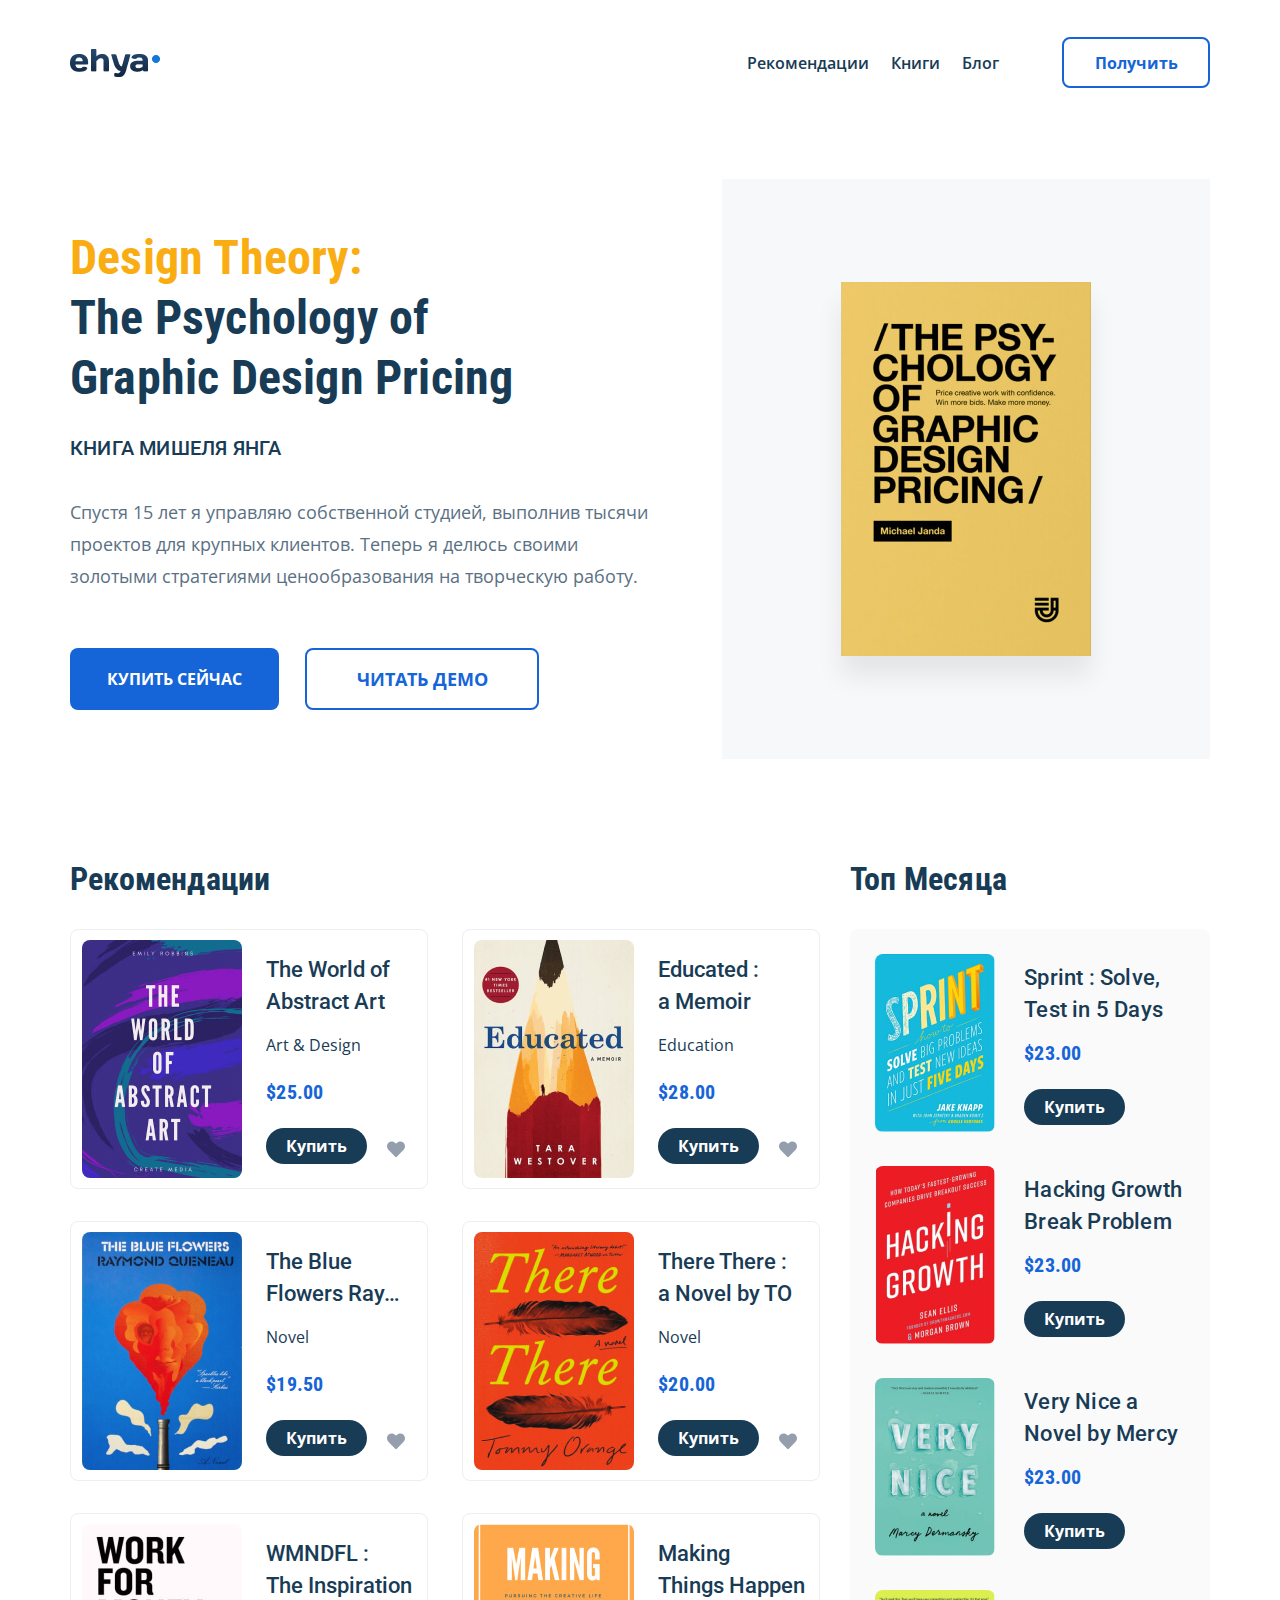
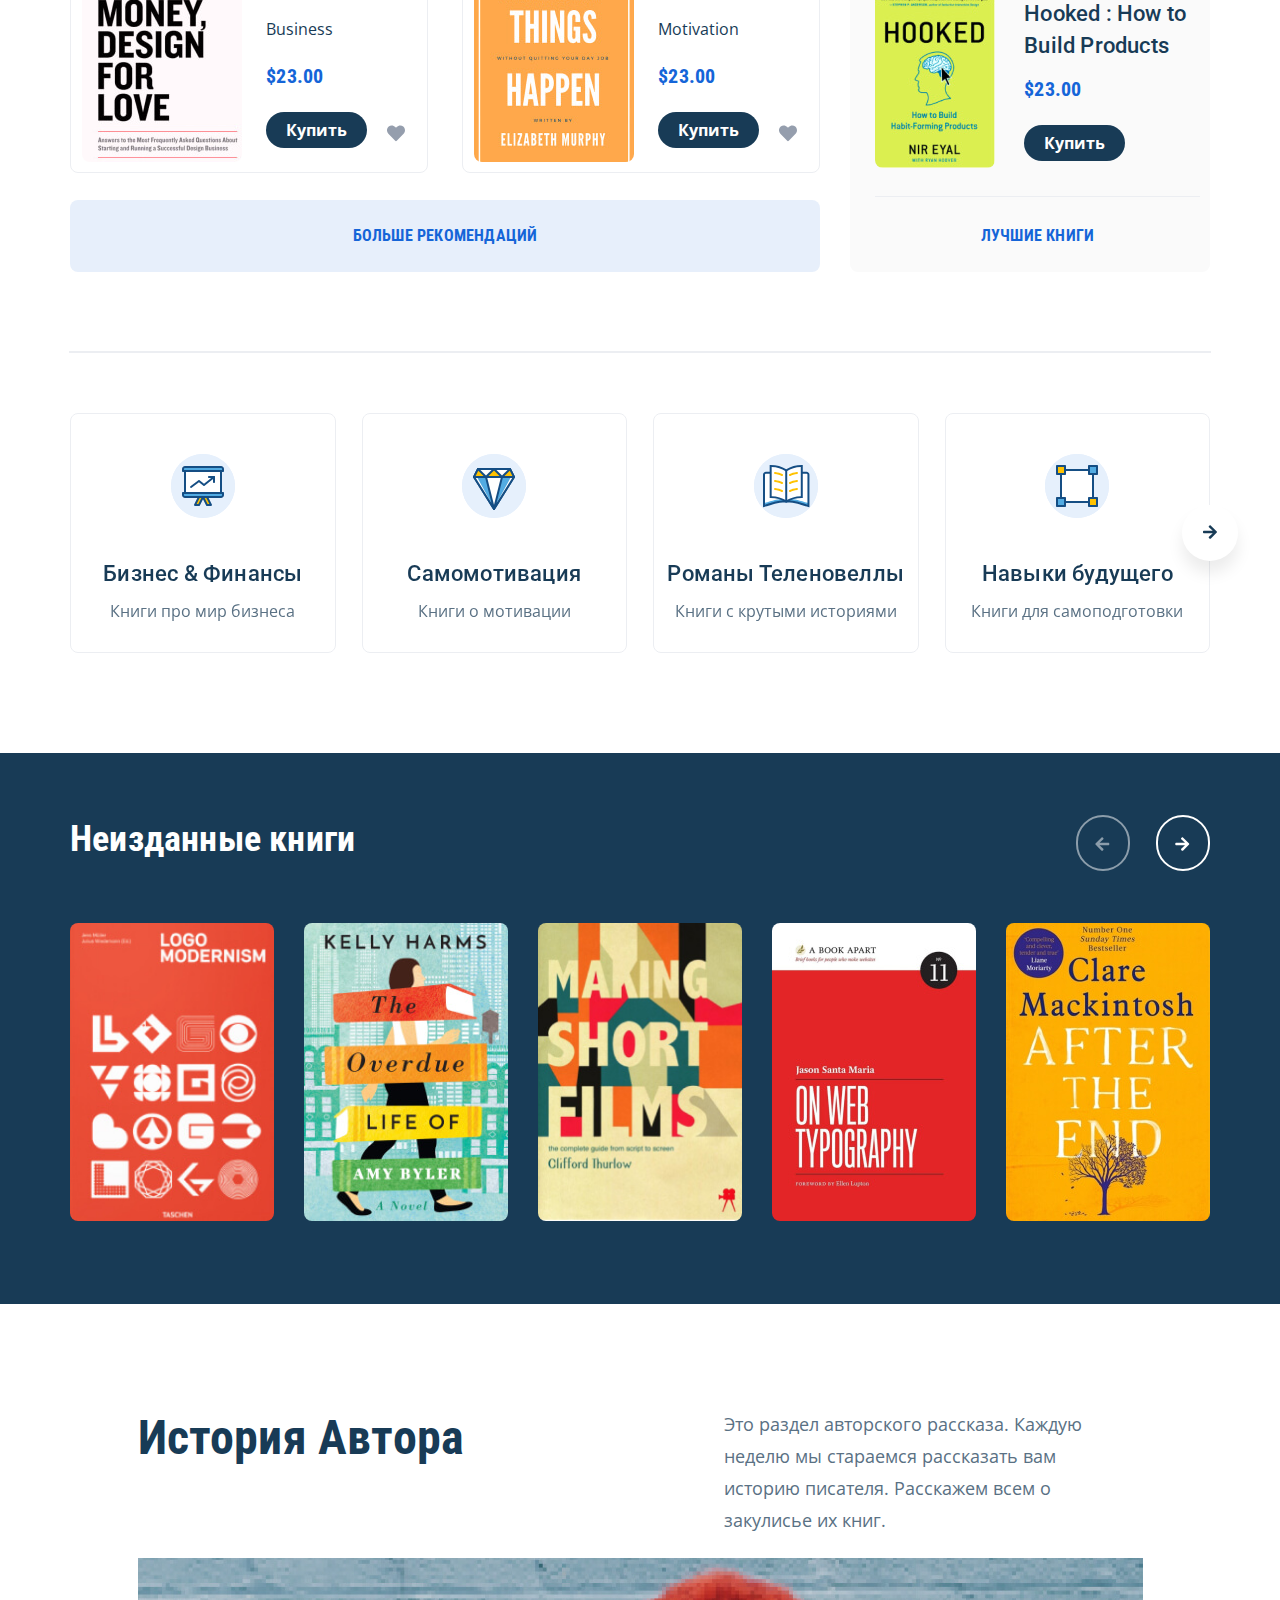
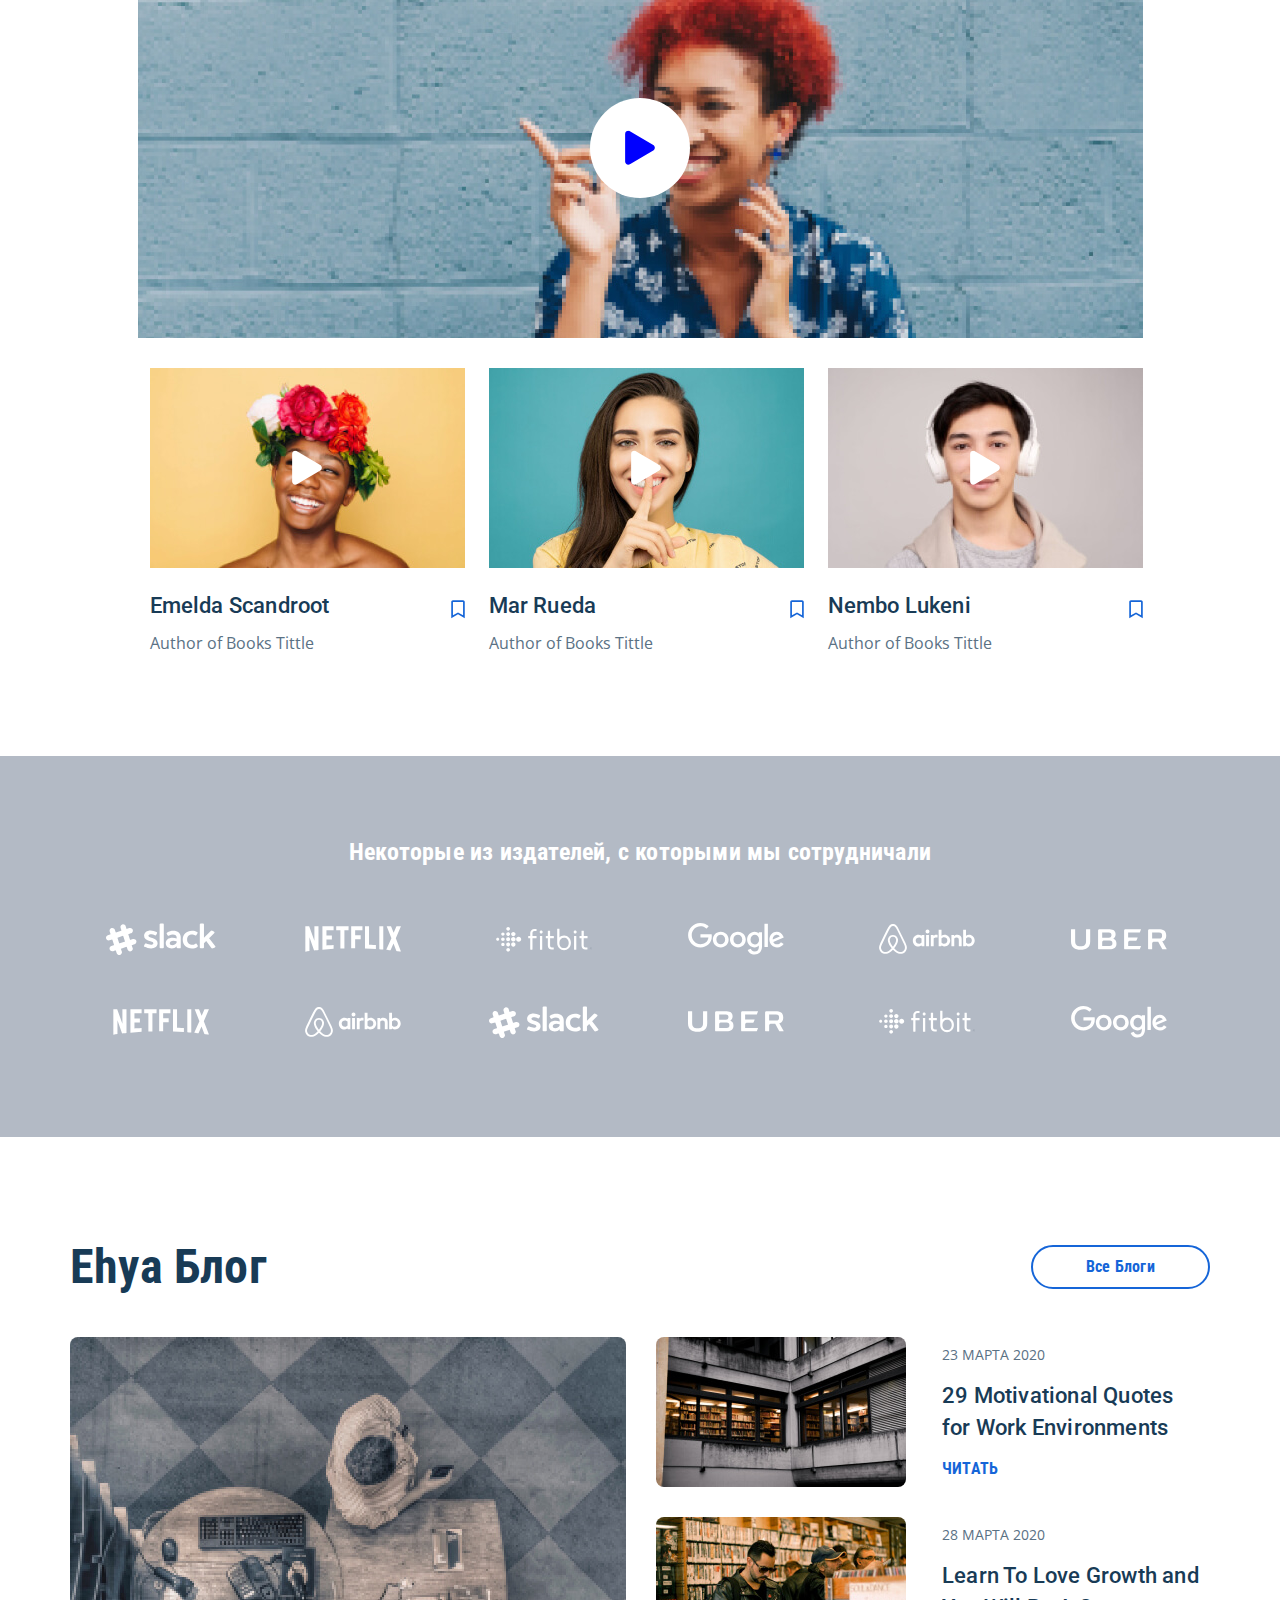
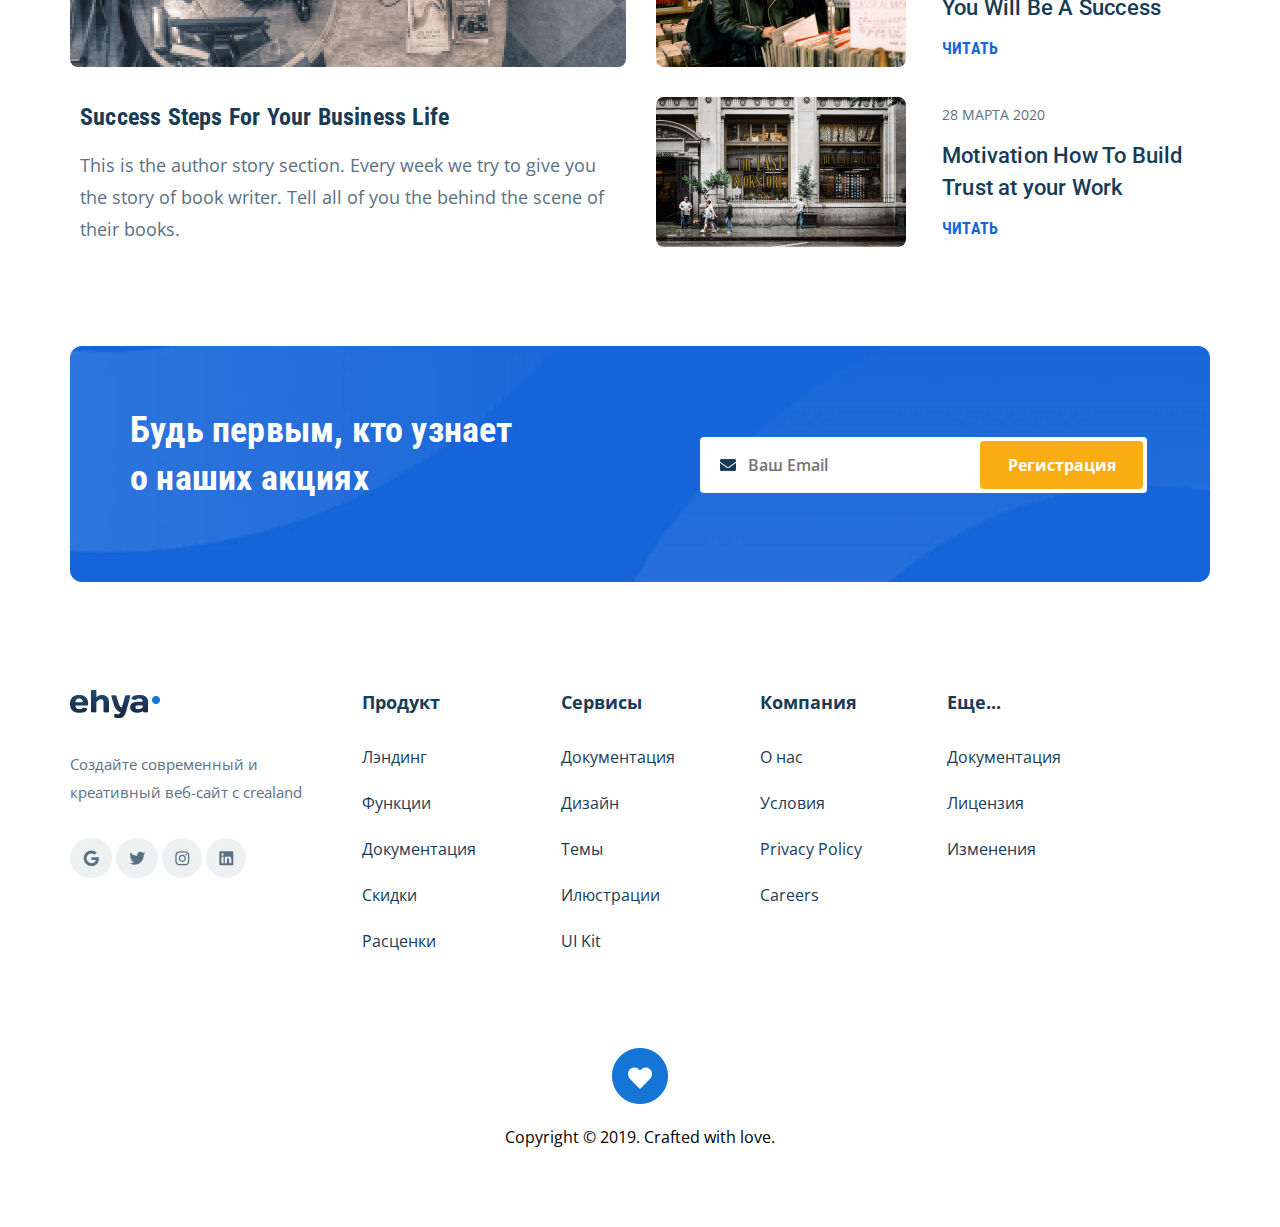
<file: index.html>
<!DOCTYPE html>
<html lang="ru">
<head>
	<meta charset="UTF-8" />
	<meta http-equiv="X-UA-Compatible" content="IE=edge" />
	<meta name="viewport" content="width=device-width, initial-scale=1.0" />
	<link rel="shortcut icon" href="favicon.ico" type="image/x-icon">
	<link rel="icon" href="favicon.ico" type="image/x-icon">
	<title>Bookstore</title>
	<link rel="stylesheet" type="text/css" href="css/jquery.fancybox.min.css" />
	<link
		href="https://fonts.googleapis.com/css2?family=Open+Sans:wght@400;600;700&family=Roboto+Condensed:wght@700&family=Roboto:wght@500&display=swap"
		rel="stylesheet" />
	<link rel="stylesheet" href="css/swiper-bundle.min.css" />
	<link rel="stylesheet" href="css/style.css" />
</head>

<body id="top">
			<header class="header header--fixed" >
				<div class="container">
					<div class="header-wrapper">
						<a href="index.html" class="logo logo-mobile">
							<img class="logo__image" src="img/header/logo.jpg" alt="Logo" />
						</a>
						<div class="nav nav--mobile--hidden">
							<nav class="nav-wrapper">
								<ul class="nav__list">
									<li class="nav__item" id="recom">
										<a href="#recomend" class="nav__link">Рекомендации</a>
									</li>
									<li class="nav__item" id="books">
										<a href="#book" class="nav__link">Книги</a>
									</li>
									<li class="nav__item" id="blogs">
										<a href="#blog" class="nav__link">Блог</a>
									</li>
								</ul>
								<!-- /.nav__list -->
							</nav>
							<!-- /.nav-wrapper -->
							<button data-toggle="modal" class="button-get">Получить</button>
						</div>
						<!-- /.nav -->
						<button class="menu-button menu-button--mobile--hidden">
							<span class="menu-button__line"></span>
							<span class="menu-button__line"></span>
							<span class="menu-button__line"></span>
						</button>
					</div>
					<!-- /.header-wrapper -->
				</div>
				<!-- /.container -->
			</header>
			<!-- /.header -->
			<main class="book">
				<div class="container">
					<div class="book-wrapper">
						<div class="book-text">
							<h1 class="book__title">
								<span class="book__section">Design Theory:</span>
								<span class="book__name">The Psychology of <br />
									Graphic Design Pricing</span>
							</h1>
							<h3 class="book__author">КНИГА МИШЕЛЯ ЯНГА</h3>
							<p class="book__description">
								Спустя 15 лет я управляю собственной студией, выполнив тысячи
								проектов для крупных клиентов. Теперь я делюсь своими золотыми
								стратегиями ценообразования на творческую работу.
							</p>
							<div class="book-buttons">
								<button data-toggle="modal" class="book__button book__button__buy-now">
									Купить сейчас
								</button>
								<button class="book__button book__button__view-demo">
									читать демо
								</button>
							</div>
							<!-- /.book-buttons -->
						</div>
						<!-- /.book-text -->
						<div class="book-image">
							<div class="book-image__background"></div>
							<!-- /.background-image -->
							<img src="img/main-book/book-img.jpg" alt="Image: Book" class="book-image__img" />
						</div>
						<!-- /.book-image -->
					</div>
					<!-- /.book-wrapper -->
				</div>
				<!-- /.container -->
			</main>
			<!-- /.book -->

			<section id="recomend" class="other-book">
				<div class="container">
					<div class="other-book-wrapper">
						<div class="recommendation">
							<h2 class="other-book__title">Рекомендации</h2>
							<ul class="recommendation__list">
								<li class="recommendation__item">
									<img src="img/other-book/book-1.jpg" alt="Image: Book" class="recommendation__img" />
									<div class="recommendation__info">
										<h3 class="recommendation__title">
											The World of Abstract Art
										</h3>
										<span class="recommendation__section">Art & Design</span>
										<span class="other-book__price other-book__price-recommendation">$25.00</span>
										<div class="other-book__buy">
											<button data-toggle="modal" class="other-book__button other-book__button-recommendation">
												Купить
											</button>
											<svg width="18" height="36" viewBox="1 -4 18 18" fill="none" xmlns="http://www.w3.org/2000/svg"
												class="recommendation__like">
												<path class="icon-like"
													d="M17.2422 1.46484C15.3086 -0.1875 12.4609 0.128906 10.668 1.95703L10 2.66016L9.29688 1.95703C7.53906 0.128906 4.65625 -0.1875 2.72266 1.46484C0.507812 3.36328 0.402344 6.73828 2.37109 8.77734L9.19141 15.8086C9.61328 16.2656 10.3516 16.2656 10.7734 15.8086L17.5938 8.77734C19.5625 6.73828 19.457 3.36328 17.2422 1.46484Z"
													fill="#959EAD" />
											</svg>
										</div>
									</div>
									<!-- /.recommendation__info -->
								</li>
								<li class="recommendation__item">
									<img src="img/other-book/book-2.jpg" alt="Image: Book" class="recommendation__img" />
									<div class="recommendation__info">
										<h3 class="recommendation__title">
											Educated : <br />
											a Memoir
										</h3>
										<span class="recommendation__section">Education</span>
										<span class="other-book__price other-book__price-recommendation">$28.00</span>
										<div class="other-book__buy">
											<button data-toggle="modal" class="other-book__button other-book__button-recommendation">
												Купить
											</button>
											<svg width="18" height="36" viewBox="1 -4 18 18" fill="none" xmlns="http://www.w3.org/2000/svg"
												class="recommendation__like">
												<path class="icon-like"
													d="M17.2422 1.46484C15.3086 -0.1875 12.4609 0.128906 10.668 1.95703L10 2.66016L9.29688 1.95703C7.53906 0.128906 4.65625 -0.1875 2.72266 1.46484C0.507812 3.36328 0.402344 6.73828 2.37109 8.77734L9.19141 15.8086C9.61328 16.2656 10.3516 16.2656 10.7734 15.8086L17.5938 8.77734C19.5625 6.73828 19.457 3.36328 17.2422 1.46484Z"
													fill="#959EAD" />
											</svg>
										</div>
									</div>
									<!-- /.recommendation__info -->
								</li>
								<li class="recommendation__item">
									<img src="img/other-book/book-3.jpg" alt="Image: Book" class="recommendation__img" />
									<div class="recommendation__info">
										<h3 class="recommendation__title">The Blue Flowers Ray…</h3>
										<span class="recommendation__section">Novel</span>
										<span class="other-book__price other-book__price-recommendation">$19.50</span>
										<div class="other-book__buy">
											<button data-toggle="modal" class="other-book__button other-book__button-recommendation">
												Купить
											</button>
											<svg width="18" height="36" viewBox="1 -4 18 18" fill="none" xmlns="http://www.w3.org/2000/svg"
												class="recommendation__like">
												<path class="icon-like"
													d="M17.2422 1.46484C15.3086 -0.1875 12.4609 0.128906 10.668 1.95703L10 2.66016L9.29688 1.95703C7.53906 0.128906 4.65625 -0.1875 2.72266 1.46484C0.507812 3.36328 0.402344 6.73828 2.37109 8.77734L9.19141 15.8086C9.61328 16.2656 10.3516 16.2656 10.7734 15.8086L17.5938 8.77734C19.5625 6.73828 19.457 3.36328 17.2422 1.46484Z"
													fill="#959EAD" />
											</svg>
										</div>
									</div>
									<!-- /.recommendation__info -->
								</li>
								<li class="recommendation__item">
									<img src="img/other-book/book-4.jpg" alt="Image: Book" class="recommendation__img" />
									<div class="recommendation__info">
										<h3 class="recommendation__title">
											There There : <br />
											a Novel by TO
										</h3>
										<span class="recommendation__section">Novel</span>
										<span class="other-book__price other-book__price-recommendation">$20.00</span>
										<div class="other-book__buy">
											<button data-toggle="modal" class="other-book__button other-book__button-recommendation">
												Купить
											</button>
											<svg width="18" height="36" viewBox="1 -4 18 18" fill="none" xmlns="http://www.w3.org/2000/svg"
												class="recommendation__like">
												<path class="icon-like"
													d="M17.2422 1.46484C15.3086 -0.1875 12.4609 0.128906 10.668 1.95703L10 2.66016L9.29688 1.95703C7.53906 0.128906 4.65625 -0.1875 2.72266 1.46484C0.507812 3.36328 0.402344 6.73828 2.37109 8.77734L9.19141 15.8086C9.61328 16.2656 10.3516 16.2656 10.7734 15.8086L17.5938 8.77734C19.5625 6.73828 19.457 3.36328 17.2422 1.46484Z"
													fill="#959EAD" />
											</svg>
										</div>
									</div>
									<!-- /.recommendation__info -->
								</li>
								<li class="recommendation__item">
									<img src="img/other-book/book-5.jpg" alt="Image: Book" class="recommendation__img" />
									<div class="recommendation__info">
										<h3 class="recommendation__title">
											WMNDFL : <br />
											The Inspiration
										</h3>
										<span class="recommendation__section">Business</span>
										<span class="other-book__price other-book__price-recommendation">$23.00</span>
										<div class="other-book__buy">
											<button data-toggle="modal" class="other-book__button other-book__button-recommendation">
												Купить
											</button>
											<svg width="18" height="36" viewBox="1 -4 18 18" fill="none" xmlns="http://www.w3.org/2000/svg"
												class="recommendation__like">
												<path class="icon-like"
													d="M17.2422 1.46484C15.3086 -0.1875 12.4609 0.128906 10.668 1.95703L10 2.66016L9.29688 1.95703C7.53906 0.128906 4.65625 -0.1875 2.72266 1.46484C0.507812 3.36328 0.402344 6.73828 2.37109 8.77734L9.19141 15.8086C9.61328 16.2656 10.3516 16.2656 10.7734 15.8086L17.5938 8.77734C19.5625 6.73828 19.457 3.36328 17.2422 1.46484Z"
													fill="#959EAD" />
											</svg>
										</div>
									</div>
									<!-- /.recommendation__info -->
								</li>
								<li class="recommendation__item">
									<img src="img/other-book/book-6.jpg" alt="Image: Book" class="recommendation__img" />
									<div class="recommendation__info">
										<h3 class="recommendation__title">
											Making <br />
											Things Happen
										</h3>
										<span class="recommendation__section">Motivation</span>
										<span class="other-book__price other-book__price-recommendation">$23.00</span>
										<div class="other-book__buy">
											<button data-toggle="modal" class="other-book__button other-book__button-recommendation">
												Купить
											</button>
											<svg width="18" height="36" viewBox="1 -4 18 18" fill="none" xmlns="http://www.w3.org/2000/svg"
												class="recommendation__like">
												<path class="icon-like"
													d="M17.2422 1.46484C15.3086 -0.1875 12.4609 0.128906 10.668 1.95703L10 2.66016L9.29688 1.95703C7.53906 0.128906 4.65625 -0.1875 2.72266 1.46484C0.507812 3.36328 0.402344 6.73828 2.37109 8.77734L9.19141 15.8086C9.61328 16.2656 10.3516 16.2656 10.7734 15.8086L17.5938 8.77734C19.5625 6.73828 19.457 3.36328 17.2422 1.46484Z"
													fill="#959EAD" />
											</svg>
										</div>
									</div>
									<!-- /.recommendation__info -->
								</li>
							</ul>
							<div class="other-book-more">
								<div class="other-book-more__background"></div>
								<a href="404.html" class="other-book-more__button">Больше рекомендаций</a>
							</div>
							<!-- /.other-book-more -->
						</div>
						<!-- /.recommendation -->
						<div class="best">
							<h2 class="other-book__title other-book__title-month">Топ Месяца</h2>
							<div class="best-wrapper">
								<ul class="best__list">
									<li class="best__item">
										<img src="img/other-book/best-book-1.jpg" alt="Image: Book" class="best__img" />
										<div class="best__info">
											<h3 class="best__title">Sprint : Solve, Test in 5 Days</h3>
											<span class="other-book__price other-book__price-best">$23.00</span>
											<div class="other-book__buy other-book__buy-best">
												<button data-toggle="modal" class="other-book__button">
													Купить
												</button>
											</div>
										</div>
										<!-- /.best_info -->
									</li>
									<li class="best__item">
										<img src="img/other-book/best-book-2.jpg" alt="Image: Book" class="best__img" />
										<div class="best__info">
											<h3 class="best__title">Hacking Growth Break Problem</h3>
											<span class="other-book__price other-book__price-best">$23.00</span>
											<div class="other-book__buy other-book__buy-best">
												<button data-toggle="modal" class="other-book__button">
													Купить
												</button>
											</div>
										</div>
										<!-- /.best_info -->
									</li>
									<li class="best__item">
										<img src="img/other-book/best-book-3.jpg" alt="Image: Book" class="best__img" />
										<div class="best__info">
											<h3 class="best__title">Very Nice a Novel by Mercy</h3>
											<span class="other-book__price other-book__price-best">$23.00</span>
											<div class="other-book__buy other-book__buy-best">
												<button data-toggle="modal" class="other-book__button">
													Купить
												</button>
											</div>
										</div>
										<!-- /.best_info -->
									</li>
									<li class="best__item">
										<img src="img/other-book/best-book-4.jpg" alt="Image: Book" class="best__img" />
										<div class="best__info">
											<h3 class="best__title">Hooked : How to Build Products</h3>
											<span class="other-book__price other-book__price-best">$23.00</span>
											<div class="other-book__buy other-book__buy-best">
												<button data-toggle="modal" class="other-book__button">
													Купить
												</button>
											</div>
										</div>
										<!-- /.best_info -->
									</li>
								</ul>
								<a href="404.html" class="best__link" >Лучшие книги</a>
							</div>
							<!-- /.best-wrapper -->
						</div>
						<!-- /.best -->
					</div>
					<!-- /.other-book-wrapper -->
				</div>
			</section>
			<!-- /.other-book -->

			<hr class="container horizontal-line" />

			<section class="category" >
				<div class="container container-category">
					<button class="category-button category-button--prev">
						<svg width="14" height="14" viewBox="0 0 14 14" fill="none" xmlns="http://www.w3.org/2000/svg">
							<path
								d="M8.0625 12.9062C8.375 12.5938 8.34375 12.125 8.0625 11.8125L4.28125 8.25H13.25C13.6875 8.25 14 7.90625 14 7.5V6.5C14 6.0625 13.6875 5.75 13.25 5.75L4.28125 5.75L8.0625 2.15625C8.34375 1.84375 8.34375 1.375 8.0625 1.0625L7.375 0.375C7.0625 0.09375 6.59375 0.09375 6.3125 0.375L0.21875 6.46875C-0.0625 6.75 -0.0625 7.21875 0.21875 7.53125L6.3125 13.5938C6.59375 13.875 7.0625 13.875 7.375 13.5938L8.0625 12.9062Z"
								fill="#183B56" class="category-button__img" />
						</svg>
					</button>
					<button class="category-button category-button--next">
						<svg width="14" height="14" viewBox="0 0 14 14" fill="none" xmlns="http://www.w3.org/2000/svg">
							<path
								d="M5.9375 1.09375C5.625 1.40625 5.65625 1.875 5.9375 2.1875L9.71875 5.75H0.75C0.3125 5.75 0 6.09375 0 6.5V7.5C0 7.9375 0.3125 8.25 0.75 8.25H9.71875L5.9375 11.8438C5.65625 12.1562 5.65625 12.625 5.9375 12.9375L6.625 13.625C6.9375 13.9062 7.40625 13.9062 7.6875 13.625L13.7812 7.53125C14.0625 7.25 14.0625 6.78125 13.7812 6.46875L7.6875 0.40625C7.40625 0.125 6.9375 0.125 6.625 0.40625L5.9375 1.09375Z"
								fill="#183B56" class="category-button__img" />
						</svg>
					</button>
					<div class="category-wrap">
						<div class="swiper-container category-container">
							<div class="swiper-wrapper category-wrapper">
								<div class="swiper-slide category-slide">
									<a href="404.html" class="swiper-slide__link">
										<div class="category__item">
											<div class="category__img-wrapper">
												<img src="img/category/icon-1.svg" alt="Icon" class="category__img" />
											</div>
											<h3 class="category__title">Бизнес & Финансы</h3>
											<span class="category__section">Книги про мир бизнеса</span>
										</div>
									</a>
								</div>
								<div class="swiper-slide category-slide">
									<a href="404.html" class="swiper-slide__link">
										<div class="category__item">
											<div class="category__img-wrapper">
												<img src="img/category/icon-2.svg" alt="Icon" class="category__img" />
											</div>
											<h3 class="category__title">Самомотивация</h3>
											<span class="category__section">Книги о мотивации</span>
										</div>
									</a>
								</div>
								<div class="swiper-slide category-slide">
									<a href="404.html" class="swiper-slide__link">
										<div class="category__item">
											<div class="category__img-wrapper">
												<img src="img/category/icon-3.svg" alt="Icon" class="category__img" />
											</div>
											<h3 class="category__title">Романы Теленовеллы</h3>
											<span class="category__section">Книги с крутыми историями</span>
										</div>
									</a>
								</div>
								<div class="swiper-slide category-slide">
									<a href="404.html" class="swiper-slide__link">
										<div class="category__item">
											<div class="category__img-wrapper">
												<img src="img/category/icon-4.svg" alt="Icon" class="category__img" />
											</div>
											<h3 class="category__title">Навыки будущего</h3>
											<span class="category__section">Книги для самоподготовки</span>
										</div>
									</a>
								</div>
								<div class="swiper-slide category-slide">
									<a href="404.html" class="swiper-slide__link">
										<div class="category__item">
											<div class="category__img-wrapper">
												<img src="img/category/icon-4.svg" alt="Icon" class="category__img" />
											</div>
											<h3 class="category__title">Навыки будущего</h3>
											<span class="category__section">Книги для самоподготовки</span>
										</div>
									</a>
								</div>
								<div class="swiper-slide category-slide">
									<a href="404.html" class="swiper-slide__link">
										<div class="category__item">
											<div class="category__img-wrapper">
												<img src="img/category/icon-3.svg" alt="Icon" class="category__img" />
											</div>
											<h3 class="category__title">Романы Теленовеллы</h3>
											<span class="category__section">Книги с крутыми историями</span>
										</div>
									</a>
								</div>
								<div class="swiper-slide category-slide">
									<a href="404.html" class="swiper-slide__link">
										<div class="category__item">
											<div class="category__img-wrapper">
												<img src="img/category/icon-4.svg" alt="Icon" class="category__img" />
											</div>
											<h3 class="category__title">Навыки будущего</h3>
											<span class="category__section">Книги для самоподготовки</span>
										</div>
									</a>
								</div>
								<div class="swiper-slide category-slide">
									<a href="404.html" class="swiper-slide__link">
										<div class="category__item">
											<div class="category__img-wrapper">
												<img src="img/category/icon-1.svg" alt="Icon" class="category__img" />
											</div>
											<h3 class="category__title">Бизнес & Финансы</h3>
											<span class="category__section">Книги про мир бизнеса</span>
										</div>
									</a>
								</div>
							</div>
						</div>
					</div>
				</div>
			</section>
			<!-- /.category -->

			<section class="unreleased" id="book">
				<div class="container">
					<div class="unreleased-wrap">
						<h2 class="unreleased__title">Неизданные книги</h2>
						<button class="unreleased-button unreleased-button--prev">
							<svg width="54" height="56" viewBox="0 0 54 56" fill="none" xmlns="http://www.w3.org/2000/svg"
								class="unreleased-button__svg">
								<rect x="1" y="1" width="52" height="54" rx="26" stroke="white" stroke-width="2"
									class="unreleased-button__img" />
								<path
									d="M27.317 34.9375C27.6295 34.625 27.5982 34.1562 27.317 33.8438L23.5357 30.25H32.5357C32.942 30.25 33.2857 29.9375 33.2857 29.5V28.5C33.2857 28.0938 32.942 27.75 32.5357 27.75H23.5357L27.317 24.1875C27.5982 23.875 27.6295 23.4062 27.317 23.0938L26.6295 22.4062C26.3482 22.125 25.8482 22.125 25.567 22.4062L19.5045 28.5C19.192 28.7812 19.192 29.25 19.5045 29.5312L25.567 35.625C25.8482 35.9062 26.317 35.9062 26.6295 35.625L27.317 34.9375Z"
									fill="white" class="unreleased-button__img" />
							</svg>
						</button>
						<button class="unreleased-button unreleased-button--next">
							<svg width="54" height="56" viewBox="0 0 54 56" fill="none" xmlns="http://www.w3.org/2000/svg"
								class="unreleased-button__svg">
								<rect x="1" y="1" width="52" height="54" rx="26" stroke="white" stroke-width="2"
									class="unreleased-button__img" />
								<path
									d="M25.2232 23.0938C24.9107 23.4062 24.942 23.875 25.2232 24.1875L29.0045 27.75H20.0357C19.5982 27.75 19.2857 28.0938 19.2857 28.5V29.5C19.2857 29.9375 19.5982 30.25 20.0357 30.25H29.0045L25.2232 33.8438C24.942 34.1562 24.942 34.625 25.2232 34.9375L25.9107 35.625C26.2232 35.9062 26.692 35.9062 26.9732 35.625L33.067 29.5312C33.3482 29.25 33.3482 28.7812 33.067 28.4688L26.9732 22.4062C26.692 22.125 26.2232 22.125 25.9107 22.4062L25.2232 23.0938Z"
									fill="white" class="unreleased-button__img" />
							</svg>
						</button>
						<div class="swiper-container unreleased-container">
							<div class="swiper-wrapper unreleased-wrapper">
								<div class="swiper-slide unreleased-slide">
									<a href="404.html" class="swiper__unreleased-link">
										<img src="img/unpublished-books/book-1.jpg" alt="Image: Book" class="unreleased__img" />
									</a>
								</div>
								<div class="swiper-slide unreleased-slide">
									<a href="404.html" class="swiper__unreleased-link">
										<img src="img/unpublished-books/book-2.jpg" alt="Image: Book" class="unreleased__img" />
									</a>
								</div>
								<div class="swiper-slide unreleased-slide">
									<a href="404.html" class="swiper__unreleased-link">
										<img src="img/unpublished-books/book-3.jpg" alt="Image: Book" class="unreleased__img" />
									</a>
								</div>
								<div class="swiper-slide unreleased-slide">
									<a href="404.html" class="swiper__unreleased-link">
										<img src="img/unpublished-books/book-4.jpg" alt="Image: Book" class="unreleased__img" />
									</a>
								</div>
								<div class="swiper-slide unreleased-slide">
									<a href="404.html" class="swiper__unreleased-link">
										<img src="img/unpublished-books/book-5.jpg" alt="Image: Book" class="unreleased__img" />
									</a>
								</div>
								<div class="swiper-slide unreleased-slide">
									<a href="404.html" class="swiper__unreleased-link">
										<img src="img/unpublished-books/book-3.jpg" alt="Image: Book" class="unreleased__img" />
									</a>
								</div>
								<div class="swiper-slide unreleased-slide unreleased-slide--last">
									<a href="404.html" class="swiper__unreleased-link">
										<img src="img/unpublished-books/book-2.jpg" alt="Image: Book" class="unreleased__img" />
									</a>
								</div>
							</div>
						</div>
					</div>
					<!-- /.unrealesed-wrap -->
				</div>
				<!-- /.container -->
			</section>
			<!-- /.unrealesed -->

			<section class="story">
				<div class="container story-container">
					<div class="story-wrapper">
						<div class="story__text">
							<h2 class="story__title">История Автора</h2>
							<p class="story__description">
								Это раздел авторского рассказа. Каждую неделю мы стараемся
								рассказать вам историю писателя. Расскажем всем о закулисье их
								книг.
							</p>
						</div>
						<!-- /.story__text -->
						<a data-fancybox class="story-fancybox" href="https://youtu.be/5cBokZvg8X0">
							<div class="story__video-main" id="main-player">
								
								<div class="video-play-button">
									<svg width="100%" height="100%" viewBox="0 0 30 35" fill="none" xmlns="http://www.w3.org/2000/svg"
										class="video-play-white-blue">
										<path
											d="M28.2812 14.5273L4.90625 0.714844C2.98047 -0.414062 0.125 0.714844 0.125 3.4375V31.0625C0.125 33.5859 2.78125 35.1133 4.90625 33.8516L28.2812 20.0391C30.3398 18.7773 30.3398 15.7891 28.2812 14.5273Z"
											fill="blue" />
									</svg>
								</div>
								<!-- /.video-play-button -->
							</div>
						</a>
						<!-- /.story__video-main -->
						<div class="other-video">
							<a data-fancybox class="story-fancybox" href="https://youtu.be/5cBokZvg8X0">
								<div class="video-one">
									<div class="story__video-one" id="video-one">
										
										<svg width="100%" height="100%" viewBox="0 0 30 35" fill="none" xmlns="http://www.w3.org/2000/svg"
											class="video-play-white play-video-1">
											<path
												d="M28.2812 14.5273L4.90625 0.714844C2.98047 -0.414062 0.125 0.714844 0.125 3.4375V31.0625C0.125 33.5859 2.78125 35.1133 4.90625 33.8516L28.2812 20.0391C30.3398 18.7773 30.3398 15.7891 28.2812 14.5273Z"
												fill="white" />
										</svg>
									</div>
								</a>
									<div class="video-head">
										<h3 class="video-title">Emelda Scandroot</h3>
										<svg width="100%" height="100%" viewBox="0 0 14 19" fill="none" xmlns="http://www.w3.org/2000/svg"
											class="video-like">
											<path
												d="M12.0625 0.25H1.9375C0.988281 0.25 0.25 1.02344 0.25 1.9375V18.25L7 14.3125L13.75 18.25V1.9375C13.75 1.02344 12.9766 0.25 12.0625 0.25ZM12.0625 15.332L7 12.3789L1.9375 15.332V2.14844C1.9375 2.04297 2.00781 1.9375 2.14844 1.9375H11.8516C11.957 1.9375 12.0625 2.04297 12.0625 2.14844V15.332Z"
												fill="#1565D8" class="video-like-icon" />
										</svg>
										<span class="video-description">Author of Books Tittle</span>
									</div>
								</div>
							<!-- /.video-one -->
							
							<a data-fancybox class="story-fancybox" href="https://youtu.be/5cBokZvg8X0">
								<div class="video-two">
									<div class="story__video-two" id="video-two">
										
										<svg width="100%" height="100%" viewBox="0 0 30 35" fill="none" xmlns="http://www.w3.org/2000/svg"
											class="video-play-white play-video-2">
											<path
												d="M28.2812 14.5273L4.90625 0.714844C2.98047 -0.414062 0.125 0.714844 0.125 3.4375V31.0625C0.125 33.5859 2.78125 35.1133 4.90625 33.8516L28.2812 20.0391C30.3398 18.7773 30.3398 15.7891 28.2812 14.5273Z"
												fill="white" />
										</svg>
									</div>
								</a>
									<div class="video-head">
										<h3 class="video-title">Mar Rueda</h3>
										<svg width="100%" height="100%" viewBox="0 0 14 19" fill="none" xmlns="http://www.w3.org/2000/svg"
											class="video-like">
											<path
												d="M12.0625 0.25H1.9375C0.988281 0.25 0.25 1.02344 0.25 1.9375V18.25L7 14.3125L13.75 18.25V1.9375C13.75 1.02344 12.9766 0.25 12.0625 0.25ZM12.0625 15.332L7 12.3789L1.9375 15.332V2.14844C1.9375 2.04297 2.00781 1.9375 2.14844 1.9375H11.8516C11.957 1.9375 12.0625 2.04297 12.0625 2.14844V15.332Z"
												fill="#1565D8" class="video-like-icon" />
										</svg>
										<span class="video-description">Author of Books Tittle</span>
									</div>
								</div>
								<!-- /.video-two -->
							
							<a data-fancybox class="story-fancybox" href="https://youtu.be/5cBokZvg8X0">
								<div class="video-three">
									<div class="story__video-three" id="video-three">
										
										<svg width="100%" height="100%" viewBox="0 0 30 35" fill="none" xmlns="http://www.w3.org/2000/svg"
											class="video-play-white play-video-3">
											<path
												d="M28.2812 14.5273L4.90625 0.714844C2.98047 -0.414062 0.125 0.714844 0.125 3.4375V31.0625C0.125 33.5859 2.78125 35.1133 4.90625 33.8516L28.2812 20.0391C30.3398 18.7773 30.3398 15.7891 28.2812 14.5273Z"
												fill="white" />
										</svg>
									</div>
								</a>
									<div class="video-head">
										<h3 class="video-title">Nembo Lukeni</h3>
										<svg width="100%" height="100%" viewBox="0 0 14 19" fill="none" xmlns="http://www.w3.org/2000/svg"
											class="video-like">
											<path
												d="M12.0625 0.25H1.9375C0.988281 0.25 0.25 1.02344 0.25 1.9375V18.25L7 14.3125L13.75 18.25V1.9375C13.75 1.02344 12.9766 0.25 12.0625 0.25ZM12.0625 15.332L7 12.3789L1.9375 15.332V2.14844C1.9375 2.04297 2.00781 1.9375 2.14844 1.9375H11.8516C11.957 1.9375 12.0625 2.04297 12.0625 2.14844V15.332Z"
												fill="#1565D8" class="video-like-icon" />
										</svg>
										<span class="video-description">Author of Books Tittle</span>
									</div>
								</div>
								<!-- /.video-three -->
							
						</div>
						<!-- /.other-video -->
					</div>
					<!-- /.story-wrapper -->
				</div>
			</section>
			<!-- /.story -->

			<section class="partners">
				<div class="container">
					<div class="partners-wrapper">
						<h2 class="partners__title">
							Некоторые из издателей, с которыми мы сотрудничали
						</h2>
						<ul class="partners__list">
							<li class="partners__item">
								<svg width="100%" height="100%" viewBox="0 0 110 32" fill="none" xmlns="http://www.w3.org/2000/svg"
									class="partners__slack">
									<path
										d="M19.7015 3.19998C19.2636 1.7655 17.7313 0.993084 16.3084 1.43446C14.8855 1.87584 14.1194 3.42067 14.5572 4.85515L21.5622 26.5931C22.0547 27.9172 23.4776 28.6896 24.8457 28.3034C26.2686 27.862 27.1442 26.3724 26.7064 24.9379C26.7064 24.8827 19.7015 3.19998 19.7015 3.19998Z"
										fill="white" />
									<path
										d="M8.86564 6.78616C8.42783 5.35168 6.89549 4.57927 5.47261 5.02065C4.04972 5.46202 3.28355 7.00685 3.72136 8.44133L10.7263 30.1793C11.2189 31.5034 12.6418 32.2758 14.0099 31.8896C15.4328 31.4482 16.3084 29.9586 15.8706 28.5241C15.8706 28.4689 8.86564 6.78616 8.86564 6.78616Z"
										fill="white" />
									<path
										d="M28.5672 21.2414C29.9901 20.8 30.7562 19.2552 30.3184 17.8207C29.8806 16.3862 28.3483 15.6138 26.9254 16.0552L5.30846 23.0621C3.99503 23.5586 3.22886 24.9931 3.61194 26.3724C4.04975 27.8069 5.52736 28.6897 6.95025 28.2483C7.0597 28.2483 28.5672 21.2414 28.5672 21.2414Z"
										fill="white" />
									<path
										d="M9.796 27.3655C11.2189 26.9242 13.0249 26.3173 14.9403 25.6552C14.5025 24.2207 13.9005 22.4 13.2438 20.469L8.09949 22.1793L9.796 27.3655Z"
										fill="white" />
									<path
										d="M20.6866 23.7792C22.6567 23.1172 24.4627 22.5654 25.8308 22.0689C25.393 20.6344 24.791 18.8137 24.1343 16.8827L18.9901 18.593L20.6866 23.7792Z"
										fill="white" />
									<path
										d="M25.0099 10.262C26.4328 9.82065 27.199 8.27582 26.7612 6.84134C26.3234 5.40686 24.791 4.63444 23.3681 5.07582L1.80596 12.1379C0.492524 12.6344 -0.273645 14.0689 0.10944 15.4482C0.547251 16.9379 2.02486 17.8206 3.44775 17.3241C3.50247 17.3241 25.0099 10.262 25.0099 10.262Z"
										fill="white" />
									<path
										d="M6.2935 16.3862C7.71639 15.9448 9.52236 15.3379 11.4378 14.6758C10.7811 12.6896 10.2338 10.8689 9.74126 9.48962L4.59698 11.2L6.2935 16.3862Z"
										fill="white" />
									<path
										d="M17.1293 12.8552C19.0995 12.1931 20.9054 11.6414 22.2736 11.1448C21.6169 9.15862 21.0696 7.33793 20.5771 5.95862L15.4328 7.66896L17.1293 12.8552Z"
										fill="white" />
									<path
										d="M50.403 8.9379C51.3333 9.37928 51.4428 9.65514 50.6766 11.0896C49.9104 12.5793 49.7463 12.6345 48.7612 12.2482C47.5572 11.7517 46.0796 11.3655 45.0945 11.3655C43.5075 11.3655 42.4677 11.9172 42.4677 12.8C42.4677 15.6689 51.607 14.1241 51.607 20.3034C51.607 23.3931 48.9801 25.4345 45.0398 25.4345C42.9602 25.4345 40.3881 24.7172 38.6368 23.8345C37.7612 23.3931 37.7065 23.1172 38.4726 21.6276C39.1293 20.3586 39.3483 20.1931 40.2786 20.5793C41.8109 21.2413 43.6716 21.7379 44.9851 21.7379C46.4627 21.7379 47.393 21.131 47.393 20.2482C47.393 17.4345 38.0895 18.7586 38.0895 12.8C38.0895 9.65514 40.7164 7.50342 44.602 7.50342C46.4627 7.66894 48.8159 8.22066 50.403 8.9379Z"
										fill="white" />
									<path
										d="M57.791 1.65517V24.6069C57.791 24.9379 57.408 25.3241 56.9154 25.3241H54.5075C53.9602 25.3241 53.6318 24.9379 53.6318 24.6069V1.65517C53.6318 0.496553 53.9602 0.441381 55.7114 0.441381C57.6816 0.386208 57.791 0.551726 57.791 1.65517Z"
										fill="white" />
									<path fill-rule="evenodd" clip-rule="evenodd"
										d="M74.7562 24.3862V14.5103C74.7562 10.2069 71.8557 7.66895 67.2587 7.66895C65.1791 7.66895 62.8806 8.33101 61.2388 9.43446C60.3632 9.98619 60.3632 10.262 61.2388 11.6414C62.1691 13.0207 62.3333 13.0758 63.2089 12.5793C64.3035 11.9172 65.6716 11.4758 66.8209 11.4758C69.2288 11.4758 70.6517 12.5793 70.6517 14.4V15.5586C69.5025 15.062 68.0796 14.7862 66.5472 14.7862C62.4428 14.7862 59.7612 16.9931 59.7612 20.3034C59.7612 23.3931 62.1691 25.4896 65.7263 25.4896C67.587 25.4896 69.4477 24.7172 70.7064 23.2827L70.6517 24.331C70.597 24.8827 70.9801 25.2689 71.5273 25.2689H73.8806C74.3731 25.2689 74.7562 24.9379 74.7562 24.3862ZM66.2189 22.1793C64.7413 22.1793 63.7562 21.4069 63.7562 20.2483C63.7562 18.8138 65.2338 17.7103 67.4229 17.7103C68.4627 17.7103 69.6666 17.8758 70.597 18.262V19.8069C69.6666 21.2965 68.0249 22.1793 66.2189 22.1793Z"
										fill="white" />
									<path
										d="M91.0099 8.9931C91.8856 9.48965 91.8856 9.76552 90.9552 11.2552C90.0796 12.6345 89.9154 12.7448 88.9303 12.2483C88.2189 11.8621 87.0149 11.531 86.0846 11.531C83.0746 11.531 81.1045 13.5172 81.1045 16.5517C81.1045 19.6965 83.0746 21.7931 86.0846 21.7931C87.1244 21.7931 88.4378 21.4069 89.2587 20.9103C90.1343 20.4138 90.2985 20.4138 91.2288 21.7931C92.0497 23.0621 92.0497 23.3379 91.2836 23.8897C89.9701 24.8276 87.8358 25.5448 85.9751 25.5448C80.4477 25.5448 76.7263 21.9586 76.7263 16.6069C76.7263 11.2552 80.4477 7.72414 86.0298 7.72414C87.7811 7.66896 89.7512 8.22069 91.0099 8.9931Z"
										fill="white" />
									<path
										d="M109.124 23.1173C109.836 24 109.562 24.3311 107.811 24.938C106.06 25.6 105.786 25.5449 105.184 24.7173L100.204 18.0414L97.9602 20.1931V24.5518C97.9602 24.8828 97.5771 25.269 97.0845 25.269H94.6766C94.1293 25.269 93.801 24.8828 93.801 24.5518V1.6552C93.801 0.496579 94.1293 0.441406 95.8806 0.441406C97.9054 0.441406 97.9602 0.606924 97.9602 1.6552V14.6759L104.746 8.11037C105.512 7.39313 105.895 7.4483 107.264 8.33106C108.741 9.26899 108.851 9.54485 108.139 10.2621L103.104 15.2276L109.124 23.1173Z"
										fill="white" />
								</svg>
							</li>
							<li class="partners__item">
								<svg width="100%" height="100%" viewBox="0 0 96 26" fill="none" xmlns="http://www.w3.org/2000/svg"
									class="partners__netflix">
									<path fill-rule="evenodd" clip-rule="evenodd"
										d="M10.7599 24.3497H10.7599L10.7597 24.3497L10.7596 24.3497C10.2071 24.4064 9.64628 24.4638 9.072 24.5345L4.464 11.2036V25.1018C3.024 25.2436 1.728 25.4327 0.335999 25.6691V0.189087H4.176L9.408 14.6545V0.189087H13.488V24.0145C12.5865 24.1625 11.685 24.2549 10.7599 24.3497ZM24.2917 9.50013L24.2919 9.50012L24.292 9.50012C25.2457 9.47706 26.1772 9.45454 26.88 9.45454V13.4255C25.104 13.4255 22.992 13.4255 21.456 13.52V19.4291C22.2039 19.384 22.9567 19.3341 23.7128 19.284L23.7128 19.284L23.7129 19.284L23.713 19.284H23.7131H23.7131H23.7131H23.7131H23.7131H23.7132H23.7132C25.3346 19.1766 26.9713 19.0681 28.608 19.0036V22.8327L17.424 23.6836V0.189087H28.608V4.16H21.456V9.54909C22.2668 9.54909 23.2914 9.52431 24.2915 9.50013L24.2916 9.50013H24.2917H24.2917ZM39.408 4.20727H43.584C43.584 4.20727 43.584 0.189087 43.632 0.189087H31.2V4.20727H35.376V22.5491C36.672 22.5018 38.064 22.5018 39.408 22.5018V4.20727ZM50.16 9.26545H55.68V13.2364H50.16V22.2655H46.176V0.189087H57.456V4.16H50.16V9.26545ZM68.2178 18.9573C66.8297 18.8769 65.4308 18.796 64.032 18.7673V0.189087H60V22.5018C63.696 22.5964 67.296 22.7854 70.896 23.0218V19.0982C70.0097 19.061 69.116 19.0093 68.2178 18.9573ZM75.6664 23.3926L75.6665 23.3926C76.5314 23.4441 77.4097 23.4964 78.288 23.5891V0.189087H74.304V23.3055C74.753 23.3382 75.2078 23.3653 75.6664 23.3926ZM90.816 12.2909L95.952 0.189087H91.488L88.656 6.85454L86.016 0.189087H81.696L86.4 12.1491L81.216 23.7782C81.792 23.8538 82.368 23.9143 82.944 23.9748C83.808 24.0656 84.672 24.1564 85.536 24.2982L88.512 17.5382L91.392 24.9127C91.9299 24.9955 92.4619 25.0841 92.9922 25.1724C93.9761 25.3362 94.9539 25.4989 95.952 25.6218L90.816 12.2909Z"
										fill="white" />
								</svg>
							</li>
							<li class="partners__item">
								<svg width="100%" height="100%" viewBox="0 0 96 25" fill="none" xmlns="http://www.w3.org/2000/svg"
									class="partners__fitbit">
									<path fill-rule="evenodd" clip-rule="evenodd"
										d="M14.016 1.83962C14.016 2.83019 13.152 3.67925 12.144 3.67925C11.136 3.67925 10.272 2.83019 10.272 1.83962C10.272 0.849057 11.136 0 12.144 0C13.152 0 14.016 0.849057 14.016 1.83962ZM12.144 5.18868C11.04 5.18868 10.176 6.03774 10.176 7.12264C10.176 8.20755 11.04 9.0566 12.144 9.0566C13.248 9.0566 14.112 8.20755 14.112 7.12264C14.112 5.99057 13.248 5.18868 12.144 5.18868ZM10.128 12.3113C10.128 11.2264 11.04 10.3302 12.144 10.3302C13.248 10.3302 14.208 11.2264 14.16 12.3113C14.16 13.3962 13.248 14.2925 12.144 14.2925C11.04 14.2925 10.128 13.3962 10.128 12.3113ZM12.144 15.566C11.04 15.566 10.176 16.4151 10.176 17.5C10.176 18.5849 11.04 19.434 12.144 19.434C13.248 19.434 14.112 18.5849 14.112 17.5C14.112 16.4623 13.248 15.566 12.144 15.566ZM10.272 22.7358C10.272 21.7453 11.136 20.8962 12.144 20.8962C13.2 20.8962 14.016 21.7453 14.016 22.7358C14.016 23.7264 13.152 24.5755 12.144 24.5755C11.136 24.5755 10.272 23.7264 10.272 22.7358ZM17.328 4.95283C16.128 4.95283 15.12 5.9434 15.12 7.12264C15.12 8.30189 16.128 9.29245 17.328 9.29245C18.528 9.29245 19.536 8.30189 19.536 7.12264C19.536 5.9434 18.528 4.95283 17.328 4.95283ZM15.024 12.3585C15.024 11.0849 16.08 10.0943 17.328 10.0943C18.576 10.0943 19.632 11.0849 19.632 12.3585C19.632 13.6321 18.576 14.6226 17.328 14.6226C16.032 14.6226 15.024 13.5849 15.024 12.3585ZM17.328 15.3302C16.128 15.3302 15.12 16.3208 15.12 17.5C15.12 18.6792 16.128 19.6698 17.328 19.6698C18.528 19.6698 19.536 18.6792 19.536 17.5C19.536 16.3208 18.528 15.3302 17.328 15.3302ZM20.112 12.3113C20.112 10.8962 21.312 9.81132 22.656 9.81132C24 9.81132 25.104 10.8962 25.2 12.3113C25.2 13.7264 24.096 14.8113 22.656 14.8113C21.216 14.8113 20.112 13.6321 20.112 12.3113ZM6.912 5.42453C6 5.42453 5.232 6.17924 5.232 7.07547C5.232 7.9717 6 8.72641 6.912 8.72641C7.824 8.72641 8.592 7.9717 8.592 7.07547C8.592 6.17924 7.872 5.42453 6.912 5.42453ZM5.136 12.3113C5.136 11.3208 5.904 10.566 6.912 10.566C7.92 10.566 8.688 11.3208 8.688 12.3113C8.688 13.3019 7.92 14.0566 6.912 14.0566C5.904 14.0566 5.136 13.3019 5.136 12.3113ZM6.912 15.8019C6 15.8019 5.232 16.5566 5.232 17.4528C5.232 18.3491 6 19.1038 6.912 19.1038C7.824 19.1038 8.592 18.3491 8.592 17.4528C8.592 16.5566 7.872 15.8019 6.912 15.8019ZM0.143997 12.3585C0.143997 11.5094 0.815997 10.8491 1.68 10.8491C2.544 10.8491 3.216 11.5094 3.216 12.3585C3.216 13.2075 2.544 13.8679 1.68 13.8679C0.815997 13.8679 0.143997 13.2075 0.143997 12.3585Z"
										fill="white" />
									<path
										d="M44.304 9.10388C44.112 9.10388 43.968 9.29256 43.968 9.43407V22.5001C43.968 22.6888 44.16 22.8303 44.304 22.8303H45.888C46.08 22.8303 46.224 22.6416 46.224 22.5001V9.43407C46.224 9.24539 46.032 9.10388 45.888 9.10388H44.304Z"
										fill="white" />
									<path
										d="M45.168 3.58496C44.304 3.58496 43.632 4.24534 43.632 5.09439C43.632 5.94345 44.304 6.60383 45.168 6.60383C46.032 6.60383 46.704 5.94345 46.704 5.09439C46.704 4.24534 45.984 3.58496 45.168 3.58496Z"
										fill="white" />
									<path
										d="M78.384 9.10388C78.192 9.10388 78.048 9.29256 78.048 9.43407V22.5001C78.048 22.6888 78.24 22.8303 78.384 22.8303H79.968C80.16 22.8303 80.304 22.6416 80.304 22.5001V9.43407C80.304 9.24539 80.112 9.10388 79.968 9.10388H78.384Z"
										fill="white" />
									<path
										d="M79.152 3.58496C78.288 3.58496 77.616 4.24534 77.616 5.09439C77.616 5.94345 78.288 6.60383 79.152 6.60383C80.016 6.60383 80.688 5.94345 80.688 5.09439C80.688 4.24534 80.016 3.58496 79.152 3.58496Z"
										fill="white" />
									<path fill-rule="evenodd" clip-rule="evenodd"
										d="M95.359 21.3997C95.3491 21.4456 95.3249 21.5012 95.266 21.5567C95.266 21.651 95.166 21.7454 94.966 21.6982L95.0426 21.7865C95.0326 21.7903 95.0237 21.7926 95.016 21.7926H94.866L95.216 22.2171H95.416L95.0426 21.7865C95.0592 21.7801 95.0788 21.7693 95.1003 21.7574C95.1488 21.7306 95.2074 21.6982 95.266 21.6982C95.366 21.6982 95.366 21.6039 95.366 21.5095C95.366 21.4707 95.366 21.4319 95.359 21.3997ZM94.666 21.7926V21.651V21.2265H95.016C95.116 21.2265 95.216 21.2265 95.266 21.3209C95.3249 21.3209 95.3491 21.3536 95.359 21.3997C95.366 21.3676 95.366 21.3403 95.366 21.3209V21.2265C95.366 21.2265 95.366 21.1322 95.266 21.1322C95.266 21.1322 95.166 21.0378 95.066 21.0378H94.866H94.416V22.2171H94.616V21.7926H94.666Z"
										fill="#8C98A4" />
									<path fill-rule="evenodd" clip-rule="evenodd"
										d="M93.792 21.6509C93.792 21.0849 94.32 20.566 94.896 20.566C95.52 20.566 96 21.0377 96 21.6509C96 22.217 95.472 22.7359 94.896 22.7359C94.32 22.7359 93.792 22.217 93.792 21.6509ZM93.888 21.6509C93.888 22.217 94.32 22.6415 94.896 22.6415C95.424 22.6415 95.904 22.217 95.904 21.6509C95.904 21.0849 95.472 20.6604 94.896 20.6604C94.32 20.6604 93.888 21.0849 93.888 21.6509Z"
										fill="#8C98A4" />
									<path
										d="M57.504 11.2265C57.696 11.2265 57.84 11.0378 57.84 10.8963V9.3397C57.84 9.15102 57.648 9.00951 57.504 9.00951H54.096V4.00951C54.096 3.82083 53.904 3.67932 53.76 3.67932H52.176C51.984 3.67932 51.84 3.868 51.84 4.00951V9.00951H50.16C49.968 9.00951 49.824 9.19819 49.824 9.3397V10.8963C49.824 11.085 50.016 11.2265 50.16 11.2265H51.84V18.7737C51.84 21.085 53.424 22.5944 55.728 22.5944H57.408C57.6 22.5944 57.744 22.4057 57.744 22.2642V20.7076C57.744 20.5189 57.552 20.3774 57.408 20.3774H55.968C54.864 20.3774 54.096 19.6227 54.096 18.4435V11.1793H57.504V11.2265Z"
										fill="white" />
									<path
										d="M91.2 11.2265C91.392 11.2265 91.536 11.0378 91.536 10.8963V9.3397C91.536 9.15102 91.344 9.00951 91.2 9.00951H87.792V4.00951C87.792 3.82083 87.6 3.67932 87.456 3.67932H85.872C85.68 3.67932 85.536 3.868 85.536 4.00951V9.00951H83.856C83.664 9.00951 83.52 9.19819 83.52 9.3397V10.8963C83.52 11.085 83.712 11.2265 83.856 11.2265H85.536V18.7737C85.536 21.085 87.12 22.5944 89.424 22.5944H91.104C91.296 22.5944 91.44 22.4057 91.44 22.2642V20.7076C91.44 20.5189 91.248 20.3774 91.104 20.3774H89.568C88.464 20.3774 87.696 19.6227 87.696 18.4435V11.1793H91.152L91.2 11.2265Z"
										fill="white" />
									<path
										d="M34.224 11.2265V22.3585C34.224 22.5472 34.416 22.6887 34.56 22.6887H36.144C36.336 22.6887 36.48 22.5 36.48 22.3585V11.2265H40.224C40.416 11.2265 40.56 11.0378 40.56 10.8963V9.33967C40.56 9.15099 40.368 9.00948 40.224 9.00948H36.48V6.08495C36.48 4.90571 37.344 4.10382 38.352 4.10382H40.224C40.416 4.10382 40.56 3.91514 40.56 3.77363V2.21703C40.56 2.02835 40.368 1.88684 40.224 1.88684H38.448C36.096 1.88684 34.224 3.8208 34.224 6.03778V9.00948H32.544C32.352 9.00948 32.208 9.19816 32.208 9.33967V10.8963C32.208 11.085 32.4 11.2265 32.544 11.2265H34.224Z"
										fill="white" />
									<path fill-rule="evenodd" clip-rule="evenodd"
										d="M68.112 8.58493C69.984 8.58493 71.76 9.33965 73.008 10.6604C74.256 11.9812 74.928 13.8208 74.928 15.8491C74.928 20.8963 71.424 23.1604 68.064 23.1604C64.656 23.1604 61.2 20.9434 61.2 15.8491V2.12267C61.2 1.98116 61.344 1.79248 61.536 1.79248H63.12C63.264 1.79248 63.456 1.93399 63.456 2.12267V10.4246C64.56 9.33965 66.336 8.58493 68.112 8.58493ZM63.408 15.8963C63.408 18.3963 64.656 21.0378 68.064 21.0378C71.472 21.0378 72.672 18.3963 72.72 15.8963C72.72 12.8774 70.848 10.8019 68.064 10.8019C65.28 10.8019 63.408 12.8302 63.408 15.8963Z"
										fill="white" />
								</svg>
							</li>
							<li class="partners__item">
								<svg width="100%" height="100%" viewBox="0 0 96 32" fill="none" xmlns="http://www.w3.org/2000/svg"
									class="partners__google">
									<path
										d="M23.6269 11.1256H12.4352V14.4256H20.3938C19.9959 19.0756 16.1161 21.1256 12.485 21.1256C7.80933 21.1256 3.73057 17.4256 3.73057 12.2756C3.73057 7.22559 7.61036 3.32559 12.485 3.32559C16.2653 3.32559 18.4539 5.72559 18.4539 5.72559L20.742 3.32559C20.742 3.32559 17.7575 0.0255868 12.3358 0.0255868C5.42176 -0.0244132 0.0994835 5.82559 0.0994835 12.1756C0.0994835 18.3756 5.12332 24.4256 12.5347 24.4256C19.0508 24.4256 23.8259 19.9756 23.8259 13.3256C23.8259 11.9256 23.6269 11.1256 23.6269 11.1256Z"
										fill="white" />
									<path fill-rule="evenodd" clip-rule="evenodd"
										d="M24.8705 16.4755C24.8705 12.2755 28.1534 8.67554 32.7295 8.67554C36.5098 8.67554 40.5886 11.3755 40.6383 16.5755C40.6383 21.1755 37.1565 24.4255 32.829 24.4255C28.0539 24.4255 24.8705 20.7755 24.8705 16.4755ZM37.1565 16.5755C37.1565 13.6755 35.0176 11.8255 32.7793 11.8255C30.2425 11.8255 28.3026 13.8255 28.3523 16.5255C28.3523 19.3255 30.2922 21.3255 32.7793 21.3255C35.0674 21.3255 37.1565 19.4755 37.1565 16.5755Z"
										fill="white" />
									<path fill-rule="evenodd" clip-rule="evenodd"
										d="M41.9813 16.4755C41.9813 12.2755 45.2642 8.67554 49.8404 8.67554C53.6207 8.67554 57.6995 11.3755 57.7492 16.5755C57.7492 21.1755 54.2674 24.4255 49.9399 24.4255C45.1648 24.4255 41.9813 20.7755 41.9813 16.4755ZM54.2674 16.5755C54.2674 13.6755 52.1285 11.8255 49.8902 11.8255C47.3534 11.8255 45.4135 13.8255 45.4632 16.5255C45.4632 19.3255 47.4031 21.3255 49.8902 21.3255C52.1782 21.3255 54.2674 19.4755 54.2674 16.5755Z"
										fill="white" />
									<path fill-rule="evenodd" clip-rule="evenodd"
										d="M59.0922 16.5756C59.0922 12.4256 62.3751 8.72559 66.6031 8.72559C68.4435 8.72559 69.8363 9.42559 70.7316 10.5256V9.17559H74.0145V23.3256C74.0145 28.8756 70.8311 31.5256 66.6528 31.5256C62.8228 31.5256 60.6839 29.1756 59.6394 26.9256L62.6736 25.6756C63.1212 26.6756 64.315 28.4756 66.7026 28.4756C69.1896 28.4756 70.8311 26.8256 70.8311 24.1256V22.5756C69.886 23.6256 68.742 24.4756 66.5036 24.4756C62.9223 24.4756 59.0922 21.2756 59.0922 16.5756ZM71.0798 16.6256C71.0798 13.6256 68.9409 11.8256 66.9016 11.8256C64.7129 11.8256 62.5741 13.5756 62.5243 16.6756C62.5243 19.5256 64.6135 21.3756 66.8518 21.3756C68.9907 21.3756 71.0798 19.7256 71.0798 16.6256Z"
										fill="white" />
									<path fill-rule="evenodd" clip-rule="evenodd"
										d="M81.4259 16.5255C81.4259 11.8255 84.7585 8.67554 88.7378 8.67554C91.8218 8.67554 94.1596 10.7755 95.2041 13.1755L95.7513 14.4755L85.256 18.8755C85.9026 20.0755 86.8974 21.2755 89.086 21.2755C91.0259 21.2755 92.2197 20.2255 92.9161 19.1255L95.6518 20.9755C94.458 22.5755 92.3689 24.4255 89.086 24.4255C85.1565 24.4255 81.4259 21.4755 81.4259 16.5255ZM91.772 13.4255C91.2746 12.4755 90.2798 11.7255 88.8373 11.7255C86.599 11.7255 84.4104 14.0755 84.8083 16.3755L91.772 13.4255Z"
										fill="white" />
									<path d="M76.4518 23.9756H79.8839V0.775635H76.4518V23.9756Z" fill="white" />
								</svg>
							</li>
							<li class="partners__item">
								<svg width="96" height="30" viewBox="0 0 96 30" fill="none" xmlns="http://www.w3.org/2000/svg"
									class="partners__airbnb">
									<path fill-rule="evenodd" clip-rule="evenodd"
										d="M27.4149 21.238L27.4149 21.2381C27.8448 22.3333 27.9403 23.3809 27.797 24.4285C27.4627 26.619 26.0298 28.5238 23.9284 29.3809C23.1642 29.7143 22.3522 29.8571 21.4925 29.8571C21.2537 29.8571 20.9672 29.8571 20.7284 29.8095C19.7254 29.7143 18.7224 29.3809 17.7194 28.8095C16.5254 28.1428 15.3313 27.1428 13.994 25.7143C12.6567 27.1428 11.5104 28.1428 10.2687 28.8095C9.26567 29.3809 8.26268 29.6666 7.2597 29.8095C7.14029 29.8095 7.00895 29.8214 6.87761 29.8333C6.74626 29.8452 6.61492 29.8571 6.49552 29.8571C5.63581 29.8571 4.82387 29.7143 4.0597 29.3809C2.00596 28.5238 0.477606 26.6666 0.143278 24.4285C-5.99027e-06 23.3333 0.143278 22.2857 0.525367 21.2381C0.668648 20.8095 0.811928 20.4762 0.955209 20.1429L0.955218 20.1428C1.19402 19.619 1.43283 19.0952 1.62387 18.619L1.67164 18.5714C3.77313 14.0952 5.97014 9.57141 8.26268 5.09521L8.3582 4.90474C8.59701 4.47617 8.83582 3.99998 9.07462 3.52379C9.1389 3.42308 9.20318 3.32061 9.26814 3.21705L9.26827 3.21685C9.54113 2.78186 9.82598 2.32777 10.1731 1.90474C11.1761 0.761881 12.5134 0.0952148 13.994 0.0952148C15.4269 0.0952148 16.8119 0.761881 17.7672 1.95236C18.2448 2.47617 18.5791 3.0476 18.8657 3.57141C19.1045 4.0476 19.3433 4.52379 19.5821 4.95236L19.6776 5.14283C22.0179 9.61902 24.2149 14.1428 26.2687 18.619H26.3164C26.5074 19.0952 26.7462 19.6189 26.985 20.1427L26.9851 20.1428C27.1283 20.4761 27.2716 20.857 27.4149 21.2379L27.4149 21.238L27.4149 21.238ZM50.4836 7.57141C50.4836 8.66664 49.6239 9.52379 48.5254 9.52379C47.4269 9.52379 46.5672 8.66664 46.5672 7.57141C46.5672 6.47617 47.4269 5.61902 48.5254 5.61902C49.6716 5.66664 50.4836 6.52379 50.4836 7.57141ZM42.5075 11.4762V11.9524C42.5075 11.9524 41.6 10.7619 39.594 10.7619C36.3463 10.7619 33.8149 13.2381 33.8149 16.6666C33.8149 20.0476 36.3463 22.5714 39.594 22.5714C41.6 22.5714 42.5075 21.3333 42.5075 21.3333V21.8571C42.5075 22.0952 42.6985 22.2857 42.9373 22.2857H45.3731V11.0476H42.9373C42.6507 11.0476 42.5075 11.2381 42.5075 11.4762ZM40.0716 19.8571C41.1701 19.8571 42.0776 19.2857 42.5075 18.619V14.619C42.0776 14 41.1224 13.3809 40.0716 13.3809C38.1612 13.3809 36.6806 14.5714 36.6806 16.619C36.6806 18.6666 38.1612 19.8571 40.0716 19.8571ZM49.9582 11.0476V22.2381H47.0925V11.0476H49.9582ZM87.0209 11.9524C87.0209 11.9524 87.9761 10.7619 89.9343 10.7619C93.1821 10.7619 95.7134 13.2381 95.7134 16.619C95.7134 20 93.1821 22.5238 89.9343 22.5238C87.9284 22.5238 87.0209 21.2857 87.0209 21.2857V21.8095C87.0209 22.0476 86.8298 22.2381 86.591 22.2381H84.1552V5.66664H87.0209V11.9524ZM89.4567 19.8095C88.3582 19.8095 87.4985 19.2381 87.0209 18.5714V14.5714C87.4507 13.9524 88.406 13.3333 89.4567 13.3333C91.3672 13.3333 92.8478 14.5238 92.8478 16.5714C92.8478 18.619 91.3672 19.8095 89.4567 19.8095ZM82.6746 22.2857V15.619C82.6746 13.7143 82.2925 12.6666 81.3373 11.8571C80.4776 11.1428 79.4269 10.7619 78.1851 10.7619C77.0866 10.7619 75.9881 11.0952 75.1284 11.9524V11.4762C75.1284 11.2381 74.9373 11.0476 74.6985 11.0476H72.406V22.2857H75.2716V14.4762C75.8448 13.8095 76.7522 13.3809 77.6119 13.3809C79.1881 13.3809 79.809 14.0952 79.809 15.9524V22.2857H82.6746ZM65.4328 10.7619C63.4746 10.7619 62.5194 11.9524 62.5194 11.9524V5.66664H59.6537V22.2381H62.0895C62.3284 22.2381 62.5194 22.0476 62.5194 21.8095V21.2857C62.5194 21.2857 63.4269 22.5238 65.4328 22.5238C68.6806 22.5238 71.2119 20 71.2119 16.619C71.2597 13.2381 68.7284 10.7619 65.4328 10.7619ZM62.5194 18.5714C62.997 19.2381 63.8567 19.8095 64.9552 19.8095C66.8657 19.8095 68.3463 18.619 68.3463 16.5714C68.3463 14.5238 66.8657 13.3333 64.9552 13.3333C63.9045 13.3333 62.9492 13.9524 62.5194 14.5714V18.5714ZM57.2179 10.7619C58.0776 10.7619 58.5552 10.9047 58.5552 10.9047V13.5714C58.5552 13.5714 56.1672 12.7619 54.6866 14.4762V22.2857H51.8209V11.0476H54.2567C54.4955 11.0476 54.6866 11.2381 54.6866 11.4762V11.9524C55.1642 11.3333 56.3104 10.7619 57.2179 10.7619ZM13.9463 22.7619C12.3224 20.7143 11.2716 18.8095 10.9373 17.2381C10.794 16.5714 10.7463 15.9524 10.8418 15.4285C10.8895 14.9524 11.0806 14.5238 11.3194 14.1905C11.8925 13.3809 12.8478 12.8571 13.9463 12.8571C15.0448 12.8571 16.0478 13.3333 16.5731 14.1905C16.8119 14.5714 17.003 14.9524 17.0507 15.4285C17.1463 15.9524 17.0985 16.5714 16.9552 17.2381C16.6209 18.8095 15.5701 20.7143 13.9463 22.7619ZM23.1642 27.6666C24.6448 27.0952 25.6955 25.7619 25.8866 24.1905C25.9821 23.3809 25.8866 22.6666 25.7433 21.9047C25.6916 21.7501 25.6259 21.5954 25.5537 21.4256C25.4926 21.2817 25.4269 21.1271 25.3612 20.9524C25.2418 20.7143 25.1343 20.4643 25.0269 20.2143C24.9194 19.9643 24.8119 19.7143 24.6925 19.4762V19.4285C22.6388 15 20.4418 10.4762 18.1492 6.0476L18.0537 5.85712C17.8149 5.38093 17.5761 4.90474 17.3373 4.47617C17.0985 3.99998 16.8119 3.52379 16.4776 3.14283C15.8567 2.42855 14.997 2.0476 14.0895 2.0476C13.1821 2.0476 12.3224 2.42855 11.7015 3.14283C11.3672 3.57141 11.0806 3.99998 10.8418 4.47617C10.603 4.95236 10.3642 5.42855 10.1254 5.85712L10.0298 6.0476C7.68955 10.4762 5.49253 15 3.4388 19.4285L3.39104 19.4762C3.15223 19.9524 2.91343 20.4762 2.72238 20.9524L2.72237 20.9524C2.57909 21.2857 2.43581 21.619 2.34029 21.9047C2.00596 22.7619 1.9582 23.4762 2.05373 24.2381C2.24477 25.7619 3.29552 27.0952 4.77611 27.7143C5.44477 27.9524 6.20895 28.0952 7.02089 28C7.78507 27.9047 8.54925 27.6666 9.31343 27.2381C10.3642 26.619 11.4627 25.7143 12.7045 24.3333C10.7463 21.9047 9.50447 19.6666 9.07462 17.7143C8.83581 16.8095 8.78805 15.9524 8.93134 15.1905C9.07462 14.4285 9.31343 13.7619 9.74328 13.1428C10.6507 11.8571 12.2269 11.0476 13.9463 11.0476C15.6657 11.0476 17.2418 11.8095 18.1492 13.1428C18.5791 13.7619 18.8179 14.4285 18.9612 15.1905C19.0567 15.9524 19.0089 16.8095 18.8179 17.7143C18.3403 19.6666 17.1463 21.8571 15.1881 24.2857C16.4298 25.6666 17.4806 26.5714 18.5791 27.1905C19.391 27.619 20.1075 27.8571 20.8716 27.9524C21.6836 28.0476 22.4478 27.9524 23.1642 27.6666Z"
										fill="white" />
								</svg>
							</li>
							<li class="partners__item">
								<svg width="96" height="21" viewBox="0 0 96 21" fill="none" xmlns="http://www.w3.org/2000/svg"
									class="partners__uber">
									<path
										d="M15.0448 0.732513V12.0139C15.0448 15.7744 13.4209 17.3372 9.6 17.3372C5.77911 17.3372 4.15522 15.7744 4.15522 12.0139V0.244141H0.477612C0.143284 0.244141 0 0.390652 0 0.732513V12.1604C0 18.4604 3.91642 20.6581 9.6 20.6581C15.2836 20.6581 19.2 18.4604 19.2 12.1604V0.244141H15.5224C15.2358 0.244141 15.0448 0.390652 15.0448 0.732513Z"
										fill="white" />
									<path
										d="M68.394 3.51623C68.6806 3.51623 68.8239 3.41856 68.9194 3.17437L69.9701 0.488327C70.0179 0.341815 69.9701 0.244141 69.8269 0.244141H55.0209C53.6358 0.244141 53.1104 0.683676 53.1104 1.66042V19.1441C53.1104 19.9744 53.4925 20.3162 54.591 20.3162H68.394C68.6806 20.3162 68.8239 20.2186 68.9194 19.9744L69.9701 17.2883C70.0179 17.1418 69.9701 17.0441 69.8269 17.0441H57.1701V13.479C57.1701 12.2581 57.8388 11.672 59.606 11.672H65.0985C65.3851 11.672 65.5284 11.5744 65.6239 11.3302L66.6269 8.74181C66.6746 8.5953 66.6269 8.49763 66.4836 8.49763H57.1224V3.51623H68.394Z"
										fill="white" />
									<path fill-rule="evenodd" clip-rule="evenodd"
										d="M44.609 5.32321C44.609 7.22786 43.9403 8.83949 42.3164 9.71856C44.5134 10.3534 45.5164 12.3558 45.4687 14.7488C45.4687 18.7534 42.6985 20.3162 38.8299 20.3162H28.5612C27.4627 20.3162 27.0806 19.9744 27.0806 19.1441V1.66042C27.0806 0.683676 27.606 0.244141 28.991 0.244141H37.397C41.0746 0.244141 44.609 0.879024 44.609 5.32321ZM31.1881 3.4674H37.6836C39.8328 3.4674 40.4537 4.29763 40.4537 6.05577C40.4537 7.76507 39.8328 8.64414 37.6836 8.64414H31.1881V3.4674ZM38.4478 17.093H31.1881V13.4302C31.1881 12.2093 31.8567 11.6232 33.6239 11.6232H38.4478C40.7403 11.6232 41.409 12.5511 41.409 14.3581C41.409 16.2139 40.7403 17.093 38.4478 17.093Z"
										fill="white" />
									<path fill-rule="evenodd" clip-rule="evenodd"
										d="M91.2717 12.2581L95.6657 19.9744C95.7612 20.072 95.7612 20.3162 95.4269 20.3162H91.7015C91.4261 20.3162 91.3271 20.1809 91.1926 19.9969C91.1872 19.9895 91.1817 19.982 91.1761 19.9744L87.212 12.6488H83.5821C81.8149 12.6488 81.1463 13.2348 81.1463 14.4558V20.3162H77.5642C77.2299 20.3162 77.0866 20.1697 77.0866 19.8279V1.66042C77.0866 0.683676 77.612 0.244141 78.997 0.244141H87.403C92.2746 0.244141 95.2358 1.56275 95.2358 6.44647C95.2358 10.2069 93.4687 11.672 91.2717 12.2581ZM81.1463 9.57205H87.9761C90.5552 9.57205 91.0806 8.54647 91.0806 6.4953C91.0806 4.49298 90.5075 3.4674 87.9761 3.4674H81.1463V9.57205Z"
										fill="white" />
								</svg>
							</li>
							<li class="partners__item">
								<svg width="100%" height="100%" viewBox="0 0 96 26" fill="none" xmlns="http://www.w3.org/2000/svg"
									class="partners__netflix">
									<path fill-rule="evenodd" clip-rule="evenodd"
										d="M10.7599 24.3497H10.7599L10.7597 24.3497L10.7596 24.3497C10.2071 24.4064 9.64628 24.4638 9.072 24.5345L4.464 11.2036V25.1018C3.024 25.2436 1.728 25.4327 0.335999 25.6691V0.189087H4.176L9.408 14.6545V0.189087H13.488V24.0145C12.5865 24.1625 11.685 24.2549 10.7599 24.3497ZM24.2917 9.50013L24.2919 9.50012L24.292 9.50012C25.2457 9.47706 26.1772 9.45454 26.88 9.45454V13.4255C25.104 13.4255 22.992 13.4255 21.456 13.52V19.4291C22.2039 19.384 22.9567 19.3341 23.7128 19.284L23.7128 19.284L23.7129 19.284L23.713 19.284H23.7131H23.7131H23.7131H23.7131H23.7131H23.7132H23.7132C25.3346 19.1766 26.9713 19.0681 28.608 19.0036V22.8327L17.424 23.6836V0.189087H28.608V4.16H21.456V9.54909C22.2668 9.54909 23.2914 9.52431 24.2915 9.50013L24.2916 9.50013H24.2917H24.2917ZM39.408 4.20727H43.584C43.584 4.20727 43.584 0.189087 43.632 0.189087H31.2V4.20727H35.376V22.5491C36.672 22.5018 38.064 22.5018 39.408 22.5018V4.20727ZM50.16 9.26545H55.68V13.2364H50.16V22.2655H46.176V0.189087H57.456V4.16H50.16V9.26545ZM68.2178 18.9573C66.8297 18.8769 65.4308 18.796 64.032 18.7673V0.189087H60V22.5018C63.696 22.5964 67.296 22.7854 70.896 23.0218V19.0982C70.0097 19.061 69.116 19.0093 68.2178 18.9573ZM75.6664 23.3926L75.6665 23.3926C76.5314 23.4441 77.4097 23.4964 78.288 23.5891V0.189087H74.304V23.3055C74.753 23.3382 75.2078 23.3653 75.6664 23.3926ZM90.816 12.2909L95.952 0.189087H91.488L88.656 6.85454L86.016 0.189087H81.696L86.4 12.1491L81.216 23.7782C81.792 23.8538 82.368 23.9143 82.944 23.9748C83.808 24.0656 84.672 24.1564 85.536 24.2982L88.512 17.5382L91.392 24.9127C91.9299 24.9955 92.4619 25.0841 92.9922 25.1724C93.9761 25.3362 94.9539 25.4989 95.952 25.6218L90.816 12.2909Z"
										fill="white" />
								</svg>
							</li>
							<li class="partners__item">
								<svg width="96" height="30" viewBox="0 0 96 30" fill="none" xmlns="http://www.w3.org/2000/svg"
									class="partners__airbnb">
									<path fill-rule="evenodd" clip-rule="evenodd"
										d="M27.4149 21.238L27.4149 21.2381C27.8448 22.3333 27.9403 23.3809 27.797 24.4285C27.4627 26.619 26.0298 28.5238 23.9284 29.3809C23.1642 29.7143 22.3522 29.8571 21.4925 29.8571C21.2537 29.8571 20.9672 29.8571 20.7284 29.8095C19.7254 29.7143 18.7224 29.3809 17.7194 28.8095C16.5254 28.1428 15.3313 27.1428 13.994 25.7143C12.6567 27.1428 11.5104 28.1428 10.2687 28.8095C9.26567 29.3809 8.26268 29.6666 7.2597 29.8095C7.14029 29.8095 7.00895 29.8214 6.87761 29.8333C6.74626 29.8452 6.61492 29.8571 6.49552 29.8571C5.63581 29.8571 4.82387 29.7143 4.0597 29.3809C2.00596 28.5238 0.477606 26.6666 0.143278 24.4285C-5.99027e-06 23.3333 0.143278 22.2857 0.525367 21.2381C0.668648 20.8095 0.811928 20.4762 0.955209 20.1429L0.955218 20.1428C1.19402 19.619 1.43283 19.0952 1.62387 18.619L1.67164 18.5714C3.77313 14.0952 5.97014 9.57141 8.26268 5.09521L8.3582 4.90474C8.59701 4.47617 8.83582 3.99998 9.07462 3.52379C9.1389 3.42308 9.20318 3.32061 9.26814 3.21705L9.26827 3.21685C9.54113 2.78186 9.82598 2.32777 10.1731 1.90474C11.1761 0.761881 12.5134 0.0952148 13.994 0.0952148C15.4269 0.0952148 16.8119 0.761881 17.7672 1.95236C18.2448 2.47617 18.5791 3.0476 18.8657 3.57141C19.1045 4.0476 19.3433 4.52379 19.5821 4.95236L19.6776 5.14283C22.0179 9.61902 24.2149 14.1428 26.2687 18.619H26.3164C26.5074 19.0952 26.7462 19.6189 26.985 20.1427L26.9851 20.1428C27.1283 20.4761 27.2716 20.857 27.4149 21.2379L27.4149 21.238L27.4149 21.238ZM50.4836 7.57141C50.4836 8.66664 49.6239 9.52379 48.5254 9.52379C47.4269 9.52379 46.5672 8.66664 46.5672 7.57141C46.5672 6.47617 47.4269 5.61902 48.5254 5.61902C49.6716 5.66664 50.4836 6.52379 50.4836 7.57141ZM42.5075 11.4762V11.9524C42.5075 11.9524 41.6 10.7619 39.594 10.7619C36.3463 10.7619 33.8149 13.2381 33.8149 16.6666C33.8149 20.0476 36.3463 22.5714 39.594 22.5714C41.6 22.5714 42.5075 21.3333 42.5075 21.3333V21.8571C42.5075 22.0952 42.6985 22.2857 42.9373 22.2857H45.3731V11.0476H42.9373C42.6507 11.0476 42.5075 11.2381 42.5075 11.4762ZM40.0716 19.8571C41.1701 19.8571 42.0776 19.2857 42.5075 18.619V14.619C42.0776 14 41.1224 13.3809 40.0716 13.3809C38.1612 13.3809 36.6806 14.5714 36.6806 16.619C36.6806 18.6666 38.1612 19.8571 40.0716 19.8571ZM49.9582 11.0476V22.2381H47.0925V11.0476H49.9582ZM87.0209 11.9524C87.0209 11.9524 87.9761 10.7619 89.9343 10.7619C93.1821 10.7619 95.7134 13.2381 95.7134 16.619C95.7134 20 93.1821 22.5238 89.9343 22.5238C87.9284 22.5238 87.0209 21.2857 87.0209 21.2857V21.8095C87.0209 22.0476 86.8298 22.2381 86.591 22.2381H84.1552V5.66664H87.0209V11.9524ZM89.4567 19.8095C88.3582 19.8095 87.4985 19.2381 87.0209 18.5714V14.5714C87.4507 13.9524 88.406 13.3333 89.4567 13.3333C91.3672 13.3333 92.8478 14.5238 92.8478 16.5714C92.8478 18.619 91.3672 19.8095 89.4567 19.8095ZM82.6746 22.2857V15.619C82.6746 13.7143 82.2925 12.6666 81.3373 11.8571C80.4776 11.1428 79.4269 10.7619 78.1851 10.7619C77.0866 10.7619 75.9881 11.0952 75.1284 11.9524V11.4762C75.1284 11.2381 74.9373 11.0476 74.6985 11.0476H72.406V22.2857H75.2716V14.4762C75.8448 13.8095 76.7522 13.3809 77.6119 13.3809C79.1881 13.3809 79.809 14.0952 79.809 15.9524V22.2857H82.6746ZM65.4328 10.7619C63.4746 10.7619 62.5194 11.9524 62.5194 11.9524V5.66664H59.6537V22.2381H62.0895C62.3284 22.2381 62.5194 22.0476 62.5194 21.8095V21.2857C62.5194 21.2857 63.4269 22.5238 65.4328 22.5238C68.6806 22.5238 71.2119 20 71.2119 16.619C71.2597 13.2381 68.7284 10.7619 65.4328 10.7619ZM62.5194 18.5714C62.997 19.2381 63.8567 19.8095 64.9552 19.8095C66.8657 19.8095 68.3463 18.619 68.3463 16.5714C68.3463 14.5238 66.8657 13.3333 64.9552 13.3333C63.9045 13.3333 62.9492 13.9524 62.5194 14.5714V18.5714ZM57.2179 10.7619C58.0776 10.7619 58.5552 10.9047 58.5552 10.9047V13.5714C58.5552 13.5714 56.1672 12.7619 54.6866 14.4762V22.2857H51.8209V11.0476H54.2567C54.4955 11.0476 54.6866 11.2381 54.6866 11.4762V11.9524C55.1642 11.3333 56.3104 10.7619 57.2179 10.7619ZM13.9463 22.7619C12.3224 20.7143 11.2716 18.8095 10.9373 17.2381C10.794 16.5714 10.7463 15.9524 10.8418 15.4285C10.8895 14.9524 11.0806 14.5238 11.3194 14.1905C11.8925 13.3809 12.8478 12.8571 13.9463 12.8571C15.0448 12.8571 16.0478 13.3333 16.5731 14.1905C16.8119 14.5714 17.003 14.9524 17.0507 15.4285C17.1463 15.9524 17.0985 16.5714 16.9552 17.2381C16.6209 18.8095 15.5701 20.7143 13.9463 22.7619ZM23.1642 27.6666C24.6448 27.0952 25.6955 25.7619 25.8866 24.1905C25.9821 23.3809 25.8866 22.6666 25.7433 21.9047C25.6916 21.7501 25.6259 21.5954 25.5537 21.4256C25.4926 21.2817 25.4269 21.1271 25.3612 20.9524C25.2418 20.7143 25.1343 20.4643 25.0269 20.2143C24.9194 19.9643 24.8119 19.7143 24.6925 19.4762V19.4285C22.6388 15 20.4418 10.4762 18.1492 6.0476L18.0537 5.85712C17.8149 5.38093 17.5761 4.90474 17.3373 4.47617C17.0985 3.99998 16.8119 3.52379 16.4776 3.14283C15.8567 2.42855 14.997 2.0476 14.0895 2.0476C13.1821 2.0476 12.3224 2.42855 11.7015 3.14283C11.3672 3.57141 11.0806 3.99998 10.8418 4.47617C10.603 4.95236 10.3642 5.42855 10.1254 5.85712L10.0298 6.0476C7.68955 10.4762 5.49253 15 3.4388 19.4285L3.39104 19.4762C3.15223 19.9524 2.91343 20.4762 2.72238 20.9524L2.72237 20.9524C2.57909 21.2857 2.43581 21.619 2.34029 21.9047C2.00596 22.7619 1.9582 23.4762 2.05373 24.2381C2.24477 25.7619 3.29552 27.0952 4.77611 27.7143C5.44477 27.9524 6.20895 28.0952 7.02089 28C7.78507 27.9047 8.54925 27.6666 9.31343 27.2381C10.3642 26.619 11.4627 25.7143 12.7045 24.3333C10.7463 21.9047 9.50447 19.6666 9.07462 17.7143C8.83581 16.8095 8.78805 15.9524 8.93134 15.1905C9.07462 14.4285 9.31343 13.7619 9.74328 13.1428C10.6507 11.8571 12.2269 11.0476 13.9463 11.0476C15.6657 11.0476 17.2418 11.8095 18.1492 13.1428C18.5791 13.7619 18.8179 14.4285 18.9612 15.1905C19.0567 15.9524 19.0089 16.8095 18.8179 17.7143C18.3403 19.6666 17.1463 21.8571 15.1881 24.2857C16.4298 25.6666 17.4806 26.5714 18.5791 27.1905C19.391 27.619 20.1075 27.8571 20.8716 27.9524C21.6836 28.0476 22.4478 27.9524 23.1642 27.6666Z"
										fill="white" />
								</svg>
							</li>
							<li class="partners__item">
								<svg width="100%" height="100%" viewBox="0 0 110 32" fill="none" xmlns="http://www.w3.org/2000/svg"
									class="partners__slack">
									<path
										d="M19.7015 3.19998C19.2636 1.7655 17.7313 0.993084 16.3084 1.43446C14.8855 1.87584 14.1194 3.42067 14.5572 4.85515L21.5622 26.5931C22.0547 27.9172 23.4776 28.6896 24.8457 28.3034C26.2686 27.862 27.1442 26.3724 26.7064 24.9379C26.7064 24.8827 19.7015 3.19998 19.7015 3.19998Z"
										fill="white" />
									<path
										d="M8.86564 6.78616C8.42783 5.35168 6.89549 4.57927 5.47261 5.02065C4.04972 5.46202 3.28355 7.00685 3.72136 8.44133L10.7263 30.1793C11.2189 31.5034 12.6418 32.2758 14.0099 31.8896C15.4328 31.4482 16.3084 29.9586 15.8706 28.5241C15.8706 28.4689 8.86564 6.78616 8.86564 6.78616Z"
										fill="white" />
									<path
										d="M28.5672 21.2414C29.9901 20.8 30.7562 19.2552 30.3184 17.8207C29.8806 16.3862 28.3483 15.6138 26.9254 16.0552L5.30846 23.0621C3.99503 23.5586 3.22886 24.9931 3.61194 26.3724C4.04975 27.8069 5.52736 28.6897 6.95025 28.2483C7.0597 28.2483 28.5672 21.2414 28.5672 21.2414Z"
										fill="white" />
									<path
										d="M9.796 27.3655C11.2189 26.9242 13.0249 26.3173 14.9403 25.6552C14.5025 24.2207 13.9005 22.4 13.2438 20.469L8.09949 22.1793L9.796 27.3655Z"
										fill="white" />
									<path
										d="M20.6866 23.7792C22.6567 23.1172 24.4627 22.5654 25.8308 22.0689C25.393 20.6344 24.791 18.8137 24.1343 16.8827L18.9901 18.593L20.6866 23.7792Z"
										fill="white" />
									<path
										d="M25.0099 10.262C26.4328 9.82065 27.199 8.27582 26.7612 6.84134C26.3234 5.40686 24.791 4.63444 23.3681 5.07582L1.80596 12.1379C0.492524 12.6344 -0.273645 14.0689 0.10944 15.4482C0.547251 16.9379 2.02486 17.8206 3.44775 17.3241C3.50247 17.3241 25.0099 10.262 25.0099 10.262Z"
										fill="white" />
									<path
										d="M6.2935 16.3862C7.71639 15.9448 9.52236 15.3379 11.4378 14.6758C10.7811 12.6896 10.2338 10.8689 9.74126 9.48962L4.59698 11.2L6.2935 16.3862Z"
										fill="white" />
									<path
										d="M17.1293 12.8552C19.0995 12.1931 20.9054 11.6414 22.2736 11.1448C21.6169 9.15862 21.0696 7.33793 20.5771 5.95862L15.4328 7.66896L17.1293 12.8552Z"
										fill="white" />
									<path
										d="M50.403 8.9379C51.3333 9.37928 51.4428 9.65514 50.6766 11.0896C49.9104 12.5793 49.7463 12.6345 48.7612 12.2482C47.5572 11.7517 46.0796 11.3655 45.0945 11.3655C43.5075 11.3655 42.4677 11.9172 42.4677 12.8C42.4677 15.6689 51.607 14.1241 51.607 20.3034C51.607 23.3931 48.9801 25.4345 45.0398 25.4345C42.9602 25.4345 40.3881 24.7172 38.6368 23.8345C37.7612 23.3931 37.7065 23.1172 38.4726 21.6276C39.1293 20.3586 39.3483 20.1931 40.2786 20.5793C41.8109 21.2413 43.6716 21.7379 44.9851 21.7379C46.4627 21.7379 47.393 21.131 47.393 20.2482C47.393 17.4345 38.0895 18.7586 38.0895 12.8C38.0895 9.65514 40.7164 7.50342 44.602 7.50342C46.4627 7.66894 48.8159 8.22066 50.403 8.9379Z"
										fill="white" />
									<path
										d="M57.791 1.65517V24.6069C57.791 24.9379 57.408 25.3241 56.9154 25.3241H54.5075C53.9602 25.3241 53.6318 24.9379 53.6318 24.6069V1.65517C53.6318 0.496553 53.9602 0.441381 55.7114 0.441381C57.6816 0.386208 57.791 0.551726 57.791 1.65517Z"
										fill="white" />
									<path fill-rule="evenodd" clip-rule="evenodd"
										d="M74.7562 24.3862V14.5103C74.7562 10.2069 71.8557 7.66895 67.2587 7.66895C65.1791 7.66895 62.8806 8.33101 61.2388 9.43446C60.3632 9.98619 60.3632 10.262 61.2388 11.6414C62.1691 13.0207 62.3333 13.0758 63.2089 12.5793C64.3035 11.9172 65.6716 11.4758 66.8209 11.4758C69.2288 11.4758 70.6517 12.5793 70.6517 14.4V15.5586C69.5025 15.062 68.0796 14.7862 66.5472 14.7862C62.4428 14.7862 59.7612 16.9931 59.7612 20.3034C59.7612 23.3931 62.1691 25.4896 65.7263 25.4896C67.587 25.4896 69.4477 24.7172 70.7064 23.2827L70.6517 24.331C70.597 24.8827 70.9801 25.2689 71.5273 25.2689H73.8806C74.3731 25.2689 74.7562 24.9379 74.7562 24.3862ZM66.2189 22.1793C64.7413 22.1793 63.7562 21.4069 63.7562 20.2483C63.7562 18.8138 65.2338 17.7103 67.4229 17.7103C68.4627 17.7103 69.6666 17.8758 70.597 18.262V19.8069C69.6666 21.2965 68.0249 22.1793 66.2189 22.1793Z"
										fill="white" />
									<path
										d="M91.0099 8.9931C91.8856 9.48965 91.8856 9.76552 90.9552 11.2552C90.0796 12.6345 89.9154 12.7448 88.9303 12.2483C88.2189 11.8621 87.0149 11.531 86.0846 11.531C83.0746 11.531 81.1045 13.5172 81.1045 16.5517C81.1045 19.6965 83.0746 21.7931 86.0846 21.7931C87.1244 21.7931 88.4378 21.4069 89.2587 20.9103C90.1343 20.4138 90.2985 20.4138 91.2288 21.7931C92.0497 23.0621 92.0497 23.3379 91.2836 23.8897C89.9701 24.8276 87.8358 25.5448 85.9751 25.5448C80.4477 25.5448 76.7263 21.9586 76.7263 16.6069C76.7263 11.2552 80.4477 7.72414 86.0298 7.72414C87.7811 7.66896 89.7512 8.22069 91.0099 8.9931Z"
										fill="white" />
									<path
										d="M109.124 23.1173C109.836 24 109.562 24.3311 107.811 24.938C106.06 25.6 105.786 25.5449 105.184 24.7173L100.204 18.0414L97.9602 20.1931V24.5518C97.9602 24.8828 97.5771 25.269 97.0845 25.269H94.6766C94.1293 25.269 93.801 24.8828 93.801 24.5518V1.6552C93.801 0.496579 94.1293 0.441406 95.8806 0.441406C97.9054 0.441406 97.9602 0.606924 97.9602 1.6552V14.6759L104.746 8.11037C105.512 7.39313 105.895 7.4483 107.264 8.33106C108.741 9.26899 108.851 9.54485 108.139 10.2621L103.104 15.2276L109.124 23.1173Z"
										fill="white" />
								</svg>
							</li>
							<li class="partners__item">
								<svg width="96" height="21" viewBox="0 0 96 21" fill="none" xmlns="http://www.w3.org/2000/svg"
									class="partners__uber">
									<path
										d="M15.0448 0.732513V12.0139C15.0448 15.7744 13.4209 17.3372 9.6 17.3372C5.77911 17.3372 4.15522 15.7744 4.15522 12.0139V0.244141H0.477612C0.143284 0.244141 0 0.390652 0 0.732513V12.1604C0 18.4604 3.91642 20.6581 9.6 20.6581C15.2836 20.6581 19.2 18.4604 19.2 12.1604V0.244141H15.5224C15.2358 0.244141 15.0448 0.390652 15.0448 0.732513Z"
										fill="white" />
									<path
										d="M68.394 3.51623C68.6806 3.51623 68.8239 3.41856 68.9194 3.17437L69.9701 0.488327C70.0179 0.341815 69.9701 0.244141 69.8269 0.244141H55.0209C53.6358 0.244141 53.1104 0.683676 53.1104 1.66042V19.1441C53.1104 19.9744 53.4925 20.3162 54.591 20.3162H68.394C68.6806 20.3162 68.8239 20.2186 68.9194 19.9744L69.9701 17.2883C70.0179 17.1418 69.9701 17.0441 69.8269 17.0441H57.1701V13.479C57.1701 12.2581 57.8388 11.672 59.606 11.672H65.0985C65.3851 11.672 65.5284 11.5744 65.6239 11.3302L66.6269 8.74181C66.6746 8.5953 66.6269 8.49763 66.4836 8.49763H57.1224V3.51623H68.394Z"
										fill="white" />
									<path fill-rule="evenodd" clip-rule="evenodd"
										d="M44.609 5.32321C44.609 7.22786 43.9403 8.83949 42.3164 9.71856C44.5134 10.3534 45.5164 12.3558 45.4687 14.7488C45.4687 18.7534 42.6985 20.3162 38.8299 20.3162H28.5612C27.4627 20.3162 27.0806 19.9744 27.0806 19.1441V1.66042C27.0806 0.683676 27.606 0.244141 28.991 0.244141H37.397C41.0746 0.244141 44.609 0.879024 44.609 5.32321ZM31.1881 3.4674H37.6836C39.8328 3.4674 40.4537 4.29763 40.4537 6.05577C40.4537 7.76507 39.8328 8.64414 37.6836 8.64414H31.1881V3.4674ZM38.4478 17.093H31.1881V13.4302C31.1881 12.2093 31.8567 11.6232 33.6239 11.6232H38.4478C40.7403 11.6232 41.409 12.5511 41.409 14.3581C41.409 16.2139 40.7403 17.093 38.4478 17.093Z"
										fill="white" />
									<path fill-rule="evenodd" clip-rule="evenodd"
										d="M91.2717 12.2581L95.6657 19.9744C95.7612 20.072 95.7612 20.3162 95.4269 20.3162H91.7015C91.4261 20.3162 91.3271 20.1809 91.1926 19.9969C91.1872 19.9895 91.1817 19.982 91.1761 19.9744L87.212 12.6488H83.5821C81.8149 12.6488 81.1463 13.2348 81.1463 14.4558V20.3162H77.5642C77.2299 20.3162 77.0866 20.1697 77.0866 19.8279V1.66042C77.0866 0.683676 77.612 0.244141 78.997 0.244141H87.403C92.2746 0.244141 95.2358 1.56275 95.2358 6.44647C95.2358 10.2069 93.4687 11.672 91.2717 12.2581ZM81.1463 9.57205H87.9761C90.5552 9.57205 91.0806 8.54647 91.0806 6.4953C91.0806 4.49298 90.5075 3.4674 87.9761 3.4674H81.1463V9.57205Z"
										fill="white" />
								</svg>
							</li>
							<li class="partners__item">
								<svg width="100%" height="100%" viewBox="0 0 96 25" fill="none" xmlns="http://www.w3.org/2000/svg"
									class="partners__fitbit">
									<path fill-rule="evenodd" clip-rule="evenodd"
										d="M14.016 1.83962C14.016 2.83019 13.152 3.67925 12.144 3.67925C11.136 3.67925 10.272 2.83019 10.272 1.83962C10.272 0.849057 11.136 0 12.144 0C13.152 0 14.016 0.849057 14.016 1.83962ZM12.144 5.18868C11.04 5.18868 10.176 6.03774 10.176 7.12264C10.176 8.20755 11.04 9.0566 12.144 9.0566C13.248 9.0566 14.112 8.20755 14.112 7.12264C14.112 5.99057 13.248 5.18868 12.144 5.18868ZM10.128 12.3113C10.128 11.2264 11.04 10.3302 12.144 10.3302C13.248 10.3302 14.208 11.2264 14.16 12.3113C14.16 13.3962 13.248 14.2925 12.144 14.2925C11.04 14.2925 10.128 13.3962 10.128 12.3113ZM12.144 15.566C11.04 15.566 10.176 16.4151 10.176 17.5C10.176 18.5849 11.04 19.434 12.144 19.434C13.248 19.434 14.112 18.5849 14.112 17.5C14.112 16.4623 13.248 15.566 12.144 15.566ZM10.272 22.7358C10.272 21.7453 11.136 20.8962 12.144 20.8962C13.2 20.8962 14.016 21.7453 14.016 22.7358C14.016 23.7264 13.152 24.5755 12.144 24.5755C11.136 24.5755 10.272 23.7264 10.272 22.7358ZM17.328 4.95283C16.128 4.95283 15.12 5.9434 15.12 7.12264C15.12 8.30189 16.128 9.29245 17.328 9.29245C18.528 9.29245 19.536 8.30189 19.536 7.12264C19.536 5.9434 18.528 4.95283 17.328 4.95283ZM15.024 12.3585C15.024 11.0849 16.08 10.0943 17.328 10.0943C18.576 10.0943 19.632 11.0849 19.632 12.3585C19.632 13.6321 18.576 14.6226 17.328 14.6226C16.032 14.6226 15.024 13.5849 15.024 12.3585ZM17.328 15.3302C16.128 15.3302 15.12 16.3208 15.12 17.5C15.12 18.6792 16.128 19.6698 17.328 19.6698C18.528 19.6698 19.536 18.6792 19.536 17.5C19.536 16.3208 18.528 15.3302 17.328 15.3302ZM20.112 12.3113C20.112 10.8962 21.312 9.81132 22.656 9.81132C24 9.81132 25.104 10.8962 25.2 12.3113C25.2 13.7264 24.096 14.8113 22.656 14.8113C21.216 14.8113 20.112 13.6321 20.112 12.3113ZM6.912 5.42453C6 5.42453 5.232 6.17924 5.232 7.07547C5.232 7.9717 6 8.72641 6.912 8.72641C7.824 8.72641 8.592 7.9717 8.592 7.07547C8.592 6.17924 7.872 5.42453 6.912 5.42453ZM5.136 12.3113C5.136 11.3208 5.904 10.566 6.912 10.566C7.92 10.566 8.688 11.3208 8.688 12.3113C8.688 13.3019 7.92 14.0566 6.912 14.0566C5.904 14.0566 5.136 13.3019 5.136 12.3113ZM6.912 15.8019C6 15.8019 5.232 16.5566 5.232 17.4528C5.232 18.3491 6 19.1038 6.912 19.1038C7.824 19.1038 8.592 18.3491 8.592 17.4528C8.592 16.5566 7.872 15.8019 6.912 15.8019ZM0.143997 12.3585C0.143997 11.5094 0.815997 10.8491 1.68 10.8491C2.544 10.8491 3.216 11.5094 3.216 12.3585C3.216 13.2075 2.544 13.8679 1.68 13.8679C0.815997 13.8679 0.143997 13.2075 0.143997 12.3585Z"
										fill="white" />
									<path
										d="M44.304 9.10388C44.112 9.10388 43.968 9.29256 43.968 9.43407V22.5001C43.968 22.6888 44.16 22.8303 44.304 22.8303H45.888C46.08 22.8303 46.224 22.6416 46.224 22.5001V9.43407C46.224 9.24539 46.032 9.10388 45.888 9.10388H44.304Z"
										fill="white" />
									<path
										d="M45.168 3.58496C44.304 3.58496 43.632 4.24534 43.632 5.09439C43.632 5.94345 44.304 6.60383 45.168 6.60383C46.032 6.60383 46.704 5.94345 46.704 5.09439C46.704 4.24534 45.984 3.58496 45.168 3.58496Z"
										fill="white" />
									<path
										d="M78.384 9.10388C78.192 9.10388 78.048 9.29256 78.048 9.43407V22.5001C78.048 22.6888 78.24 22.8303 78.384 22.8303H79.968C80.16 22.8303 80.304 22.6416 80.304 22.5001V9.43407C80.304 9.24539 80.112 9.10388 79.968 9.10388H78.384Z"
										fill="white" />
									<path
										d="M79.152 3.58496C78.288 3.58496 77.616 4.24534 77.616 5.09439C77.616 5.94345 78.288 6.60383 79.152 6.60383C80.016 6.60383 80.688 5.94345 80.688 5.09439C80.688 4.24534 80.016 3.58496 79.152 3.58496Z"
										fill="white" />
									<path fill-rule="evenodd" clip-rule="evenodd"
										d="M95.359 21.3997C95.3491 21.4456 95.3249 21.5012 95.266 21.5567C95.266 21.651 95.166 21.7454 94.966 21.6982L95.0426 21.7865C95.0326 21.7903 95.0237 21.7926 95.016 21.7926H94.866L95.216 22.2171H95.416L95.0426 21.7865C95.0592 21.7801 95.0788 21.7693 95.1003 21.7574C95.1488 21.7306 95.2074 21.6982 95.266 21.6982C95.366 21.6982 95.366 21.6039 95.366 21.5095C95.366 21.4707 95.366 21.4319 95.359 21.3997ZM94.666 21.7926V21.651V21.2265H95.016C95.116 21.2265 95.216 21.2265 95.266 21.3209C95.3249 21.3209 95.3491 21.3536 95.359 21.3997C95.366 21.3676 95.366 21.3403 95.366 21.3209V21.2265C95.366 21.2265 95.366 21.1322 95.266 21.1322C95.266 21.1322 95.166 21.0378 95.066 21.0378H94.866H94.416V22.2171H94.616V21.7926H94.666Z"
										fill="#8C98A4" />
									<path fill-rule="evenodd" clip-rule="evenodd"
										d="M93.792 21.6509C93.792 21.0849 94.32 20.566 94.896 20.566C95.52 20.566 96 21.0377 96 21.6509C96 22.217 95.472 22.7359 94.896 22.7359C94.32 22.7359 93.792 22.217 93.792 21.6509ZM93.888 21.6509C93.888 22.217 94.32 22.6415 94.896 22.6415C95.424 22.6415 95.904 22.217 95.904 21.6509C95.904 21.0849 95.472 20.6604 94.896 20.6604C94.32 20.6604 93.888 21.0849 93.888 21.6509Z"
										fill="#8C98A4" />
									<path
										d="M57.504 11.2265C57.696 11.2265 57.84 11.0378 57.84 10.8963V9.3397C57.84 9.15102 57.648 9.00951 57.504 9.00951H54.096V4.00951C54.096 3.82083 53.904 3.67932 53.76 3.67932H52.176C51.984 3.67932 51.84 3.868 51.84 4.00951V9.00951H50.16C49.968 9.00951 49.824 9.19819 49.824 9.3397V10.8963C49.824 11.085 50.016 11.2265 50.16 11.2265H51.84V18.7737C51.84 21.085 53.424 22.5944 55.728 22.5944H57.408C57.6 22.5944 57.744 22.4057 57.744 22.2642V20.7076C57.744 20.5189 57.552 20.3774 57.408 20.3774H55.968C54.864 20.3774 54.096 19.6227 54.096 18.4435V11.1793H57.504V11.2265Z"
										fill="white" />
									<path
										d="M91.2 11.2265C91.392 11.2265 91.536 11.0378 91.536 10.8963V9.3397C91.536 9.15102 91.344 9.00951 91.2 9.00951H87.792V4.00951C87.792 3.82083 87.6 3.67932 87.456 3.67932H85.872C85.68 3.67932 85.536 3.868 85.536 4.00951V9.00951H83.856C83.664 9.00951 83.52 9.19819 83.52 9.3397V10.8963C83.52 11.085 83.712 11.2265 83.856 11.2265H85.536V18.7737C85.536 21.085 87.12 22.5944 89.424 22.5944H91.104C91.296 22.5944 91.44 22.4057 91.44 22.2642V20.7076C91.44 20.5189 91.248 20.3774 91.104 20.3774H89.568C88.464 20.3774 87.696 19.6227 87.696 18.4435V11.1793H91.152L91.2 11.2265Z"
										fill="white" />
									<path
										d="M34.224 11.2265V22.3585C34.224 22.5472 34.416 22.6887 34.56 22.6887H36.144C36.336 22.6887 36.48 22.5 36.48 22.3585V11.2265H40.224C40.416 11.2265 40.56 11.0378 40.56 10.8963V9.33967C40.56 9.15099 40.368 9.00948 40.224 9.00948H36.48V6.08495C36.48 4.90571 37.344 4.10382 38.352 4.10382H40.224C40.416 4.10382 40.56 3.91514 40.56 3.77363V2.21703C40.56 2.02835 40.368 1.88684 40.224 1.88684H38.448C36.096 1.88684 34.224 3.8208 34.224 6.03778V9.00948H32.544C32.352 9.00948 32.208 9.19816 32.208 9.33967V10.8963C32.208 11.085 32.4 11.2265 32.544 11.2265H34.224Z"
										fill="white" />
									<path fill-rule="evenodd" clip-rule="evenodd"
										d="M68.112 8.58493C69.984 8.58493 71.76 9.33965 73.008 10.6604C74.256 11.9812 74.928 13.8208 74.928 15.8491C74.928 20.8963 71.424 23.1604 68.064 23.1604C64.656 23.1604 61.2 20.9434 61.2 15.8491V2.12267C61.2 1.98116 61.344 1.79248 61.536 1.79248H63.12C63.264 1.79248 63.456 1.93399 63.456 2.12267V10.4246C64.56 9.33965 66.336 8.58493 68.112 8.58493ZM63.408 15.8963C63.408 18.3963 64.656 21.0378 68.064 21.0378C71.472 21.0378 72.672 18.3963 72.72 15.8963C72.72 12.8774 70.848 10.8019 68.064 10.8019C65.28 10.8019 63.408 12.8302 63.408 15.8963Z"
										fill="white" />
								</svg>
							</li>
							<li class="partners__item">
								<svg width="100%" height="100%" viewBox="0 0 96 32" fill="none" xmlns="http://www.w3.org/2000/svg"
									class="partners__google">
									<path
										d="M23.6269 11.1256H12.4352V14.4256H20.3938C19.9959 19.0756 16.1161 21.1256 12.485 21.1256C7.80933 21.1256 3.73057 17.4256 3.73057 12.2756C3.73057 7.22559 7.61036 3.32559 12.485 3.32559C16.2653 3.32559 18.4539 5.72559 18.4539 5.72559L20.742 3.32559C20.742 3.32559 17.7575 0.0255868 12.3358 0.0255868C5.42176 -0.0244132 0.0994835 5.82559 0.0994835 12.1756C0.0994835 18.3756 5.12332 24.4256 12.5347 24.4256C19.0508 24.4256 23.8259 19.9756 23.8259 13.3256C23.8259 11.9256 23.6269 11.1256 23.6269 11.1256Z"
										fill="white" />
									<path fill-rule="evenodd" clip-rule="evenodd"
										d="M24.8705 16.4755C24.8705 12.2755 28.1534 8.67554 32.7295 8.67554C36.5098 8.67554 40.5886 11.3755 40.6383 16.5755C40.6383 21.1755 37.1565 24.4255 32.829 24.4255C28.0539 24.4255 24.8705 20.7755 24.8705 16.4755ZM37.1565 16.5755C37.1565 13.6755 35.0176 11.8255 32.7793 11.8255C30.2425 11.8255 28.3026 13.8255 28.3523 16.5255C28.3523 19.3255 30.2922 21.3255 32.7793 21.3255C35.0674 21.3255 37.1565 19.4755 37.1565 16.5755Z"
										fill="white" />
									<path fill-rule="evenodd" clip-rule="evenodd"
										d="M41.9813 16.4755C41.9813 12.2755 45.2642 8.67554 49.8404 8.67554C53.6207 8.67554 57.6995 11.3755 57.7492 16.5755C57.7492 21.1755 54.2674 24.4255 49.9399 24.4255C45.1648 24.4255 41.9813 20.7755 41.9813 16.4755ZM54.2674 16.5755C54.2674 13.6755 52.1285 11.8255 49.8902 11.8255C47.3534 11.8255 45.4135 13.8255 45.4632 16.5255C45.4632 19.3255 47.4031 21.3255 49.8902 21.3255C52.1782 21.3255 54.2674 19.4755 54.2674 16.5755Z"
										fill="white" />
									<path fill-rule="evenodd" clip-rule="evenodd"
										d="M59.0922 16.5756C59.0922 12.4256 62.3751 8.72559 66.6031 8.72559C68.4435 8.72559 69.8363 9.42559 70.7316 10.5256V9.17559H74.0145V23.3256C74.0145 28.8756 70.8311 31.5256 66.6528 31.5256C62.8228 31.5256 60.6839 29.1756 59.6394 26.9256L62.6736 25.6756C63.1212 26.6756 64.315 28.4756 66.7026 28.4756C69.1896 28.4756 70.8311 26.8256 70.8311 24.1256V22.5756C69.886 23.6256 68.742 24.4756 66.5036 24.4756C62.9223 24.4756 59.0922 21.2756 59.0922 16.5756ZM71.0798 16.6256C71.0798 13.6256 68.9409 11.8256 66.9016 11.8256C64.7129 11.8256 62.5741 13.5756 62.5243 16.6756C62.5243 19.5256 64.6135 21.3756 66.8518 21.3756C68.9907 21.3756 71.0798 19.7256 71.0798 16.6256Z"
										fill="white" />
									<path fill-rule="evenodd" clip-rule="evenodd"
										d="M81.4259 16.5255C81.4259 11.8255 84.7585 8.67554 88.7378 8.67554C91.8218 8.67554 94.1596 10.7755 95.2041 13.1755L95.7513 14.4755L85.256 18.8755C85.9026 20.0755 86.8974 21.2755 89.086 21.2755C91.0259 21.2755 92.2197 20.2255 92.9161 19.1255L95.6518 20.9755C94.458 22.5755 92.3689 24.4255 89.086 24.4255C85.1565 24.4255 81.4259 21.4755 81.4259 16.5255ZM91.772 13.4255C91.2746 12.4755 90.2798 11.7255 88.8373 11.7255C86.599 11.7255 84.4104 14.0755 84.8083 16.3755L91.772 13.4255Z"
										fill="white" />
									<path d="M76.4518 23.9756H79.8839V0.775635H76.4518V23.9756Z" fill="white" />
								</svg>
							</li>
						</ul>
						<!-- /.partners__list -->
					</div>
				</div>
			</section>
			<!-- /.partners -->

			<section class="blog" id="blog">
				<div class="container">
					<div class="blog-wrapper">
						<h2 class="blog__title">Ehya Блог</h2>
						<button class="blog__all">Все Блоги</button>
						<div class="blog-main">
							<img src="img/blog/blog-1.jpg" alt="Image: Blog" class="blog-main__img" />
							<h3 class="blog-main__title">
								<a class="blog__link" href="404.html">Success Steps For Your Business Life</a>
							</h3>
							<div class="blog-main__description">
								This is the author story section. Every week we try to give you
								the story of book writer. Tell all of you the behind the scene of
								their books.
							</div>
						</div>
						<!-- /.blog__main-section -->
						<div class="blog-other">
							<ul class="blog-other__list">
								<li class="blog-other__item">
									<img src="img/blog/blog-2.jpg" alt="Image: Blog" class="blog-other__img" />
									<div class="blog-other__info">
										<span class="blog-other__date">23 марта 2020</span>
										<h3 class="blog-other__title">
											<a class="blog__link"  href="404.html">29 Motivational Quotes for Work Environments</a>
										</h3>
										<a href="404.html" class="blog-other__link">читать</a>
									</div>
								</li>
								<li class="blog-other__item">
									<img src="img/blog/blog-3.jpg" alt="Image: Blog" class="blog-other__img" />
									<div class="blog-other__info">
										<span class="blog-other__date">28 марта 2020</span>
										<h3 class="blog-other__title">
											<a class="blog__link"  href="404.html">Learn To Love Growth and You Will Be A Success</a>
										</h3>
										<a href="404.html" class="blog-other__link">читать</a>
									</div>
								</li>
								<li class="blog-other__item">
									<img src="img/blog/blog-4.jpg" alt="Image: Blog" class="blog-other__img" />
									<div class="blog-other__info">
										<span class="blog-other__date">28 марта 2020</span>
										<h3 class="blog-other__title">
											<a class="blog__link" href="404.html">Motivation How To Build Trust at your Work</a>
										</h3>
										<a href="404.html" class="blog-other__link">читать</a>
									</div>
								</li>
							</ul>
							<!-- /.blog-other__list -->
						</div>
						<!-- /.blog-other__section -->
					</div>
					<!-- /.blog-wrapper -->
				</div>
			</section>
			<!-- /.blog -->

			<section class="subscribe">
				<div class="container subscribe-container">
					<div class="subscribe-wrapper modal">
						<h2 class="subscribe__title">
							Будь первым, кто узнает о наших акциях
						</h2>
						<form action="send.php" class="subscribe__form form modal__form" method="POST">
							<input type="email" class="subscribe__input" placeholder="Ваш Email" name="email" required />
							<svg width="100%" height="100%" viewBox="0 0 16 12" fill="none" xmlns="http://www.w3.org/2000/svg"
								class="icon-email-send">
								<path
									d="M15.6875 3.96875C14.9688 4.53125 14.0625 5.21875 10.875 7.53125C10.25 8 9.09375 9.03125 8 9.03125C6.875 9.03125 5.75 8 5.09375 7.53125C1.90625 5.21875 1 4.53125 0.28125 3.96875C0.15625 3.875 0 3.96875 0 4.125V10.5C0 11.3438 0.65625 12 1.5 12H14.5C15.3125 12 16 11.3438 16 10.5V4.125C16 3.96875 15.8125 3.875 15.6875 3.96875ZM8 8C8.71875 8.03125 9.75 7.09375 10.2812 6.71875C14.4375 3.71875 14.75 3.4375 15.6875 2.6875C15.875 2.5625 16 2.34375 16 2.09375V1.5C16 0.6875 15.3125 0 14.5 0H1.5C0.65625 0 0 0.6875 0 1.5V2.09375C0 2.34375 0.09375 2.5625 0.28125 2.6875C1.21875 3.4375 1.53125 3.71875 5.6875 6.71875C6.21875 7.09375 7.25 8.03125 8 8Z"
									fill="#183B56" />
							</svg>
							<button class="subscribe__button">Регистрация</button>
						</form>
					</div>
					<!-- /.subscribe-wrapper -->
				</div>
			</section>
			<!-- /.subscribe -->

			<footer class="footer">
				<div class="container">
					<div class="footer__wrapper">
						<div class="footer-info">
							<div class="footer-info__company footer-info__company">
								<a href="index.html" class="footer__logo-link">
									<img src="img/footer/logo.jpg" alt="Logo" class="footer__logo">
								</a>
								<p class="footer__text">Создайте современный и креативный веб-сайт с crealand</p>
								<div class="footer__icon footer-block-icons">
									<a href="https://google.com" rel="noopener nofollow" target="_blank" class="footer-block-icons__icon">
										<svg width="42" height="40" viewBox="0 0 42 40" fill="#5A7184" class="footer-block-icons__icon-hover" xmlns="http://www.w3.org/2000/svg">
											<rect opacity="0.1" width="42" height="40" rx="20" fill="#5A7184" />
											<path
												d="M28.9583 20.5208C28.9583 20.0208 28.8958 19.6458 28.8333 19.2395H21.4583V21.8958H25.8333C25.6771 23.052 24.5208 25.2395 21.4583 25.2395C18.8021 25.2395 16.6458 23.052 16.6458 20.3333C16.6458 15.9895 21.7708 13.9895 24.5208 16.6458L26.6458 14.6145C25.3021 13.3645 23.5208 12.5833 21.4583 12.5833C17.1458 12.5833 13.7083 16.052 13.7083 20.3333C13.7083 24.6458 17.1458 28.0833 21.4583 28.0833C25.9271 28.0833 28.9583 24.9583 28.9583 20.5208Z"
												fill="#5A7184" />
										</svg>
									</a>
									<a href="https://twitter.com/" rel="noopener nofollow" target="_blank" class="footer-block-icons__icon">
										<svg width="42" height="40" viewBox="0 0 42 40" fill="#5A7184" class="footer-block-icons__icon-hover" xmlns="http://www.w3.org/2000/svg">
											<rect opacity="0.1" width="42" height="40" rx="20" fill="#5A7184" />
											<path
												d="M27.6771 17.0833C28.3021 16.6145 28.8646 16.052 29.3021 15.3958C28.7396 15.6458 28.0833 15.8333 27.4271 15.8958C28.1146 15.4895 28.6146 14.8645 28.8646 14.0833C28.2396 14.4583 27.5208 14.7395 26.8021 14.8958C26.1771 14.2395 25.3333 13.8645 24.3958 13.8645C22.5833 13.8645 21.1146 15.3333 21.1146 17.1458C21.1146 17.3958 21.1458 17.6458 21.2083 17.8958C18.4896 17.7395 16.0521 16.427 14.4271 14.4583C14.1458 14.927 13.9896 15.4895 13.9896 16.1145C13.9896 17.2395 14.5521 18.2395 15.4583 18.8333C14.9271 18.802 14.3958 18.677 13.9583 18.427V18.4583C13.9583 20.052 15.0833 21.3645 16.5833 21.677C16.3333 21.7395 16.0208 21.802 15.7396 21.802C15.5208 21.802 15.3333 21.7708 15.1146 21.7395C15.5208 23.052 16.7396 23.9895 18.1771 24.0208C17.0521 24.8958 15.6458 25.427 14.1146 25.427C13.8333 25.427 13.5833 25.3958 13.3333 25.3645C14.7708 26.302 16.4896 26.8333 18.3646 26.8333C24.3958 26.8333 27.6771 21.8645 27.6771 17.5208C27.6771 17.3645 27.6771 17.2395 27.6771 17.0833Z"
												fill="#5A7184" />
										</svg>
									</a>
									<a href="https://www.instagram.com/" class="footer-block-icons__icon" rel="noopener nofollow" target="_blank">
										<svg width="40" height="40" viewBox="0 0 40 40" fill="#5A7184" class="footer-block-icons__icon-hover" xmlns="http://www.w3.org/2000/svg">
											<rect opacity="0.1" width="40" height="40" rx="20" fill="#5A7184" />
											<path
												d="M20.3333 16.7395C18.3333 16.7395 16.7396 18.3645 16.7396 20.3333C16.7396 22.3333 18.3333 23.927 20.3333 23.927C22.3021 23.927 23.9271 22.3333 23.9271 20.3333C23.9271 18.3645 22.3021 16.7395 20.3333 16.7395ZM20.3333 22.677C19.0521 22.677 17.9896 21.6458 17.9896 20.3333C17.9896 19.052 19.0208 18.0208 20.3333 18.0208C21.6146 18.0208 22.6458 19.052 22.6458 20.3333C22.6458 21.6458 21.6146 22.677 20.3333 22.677ZM24.8958 16.6145C24.8958 16.1458 24.5208 15.7708 24.0521 15.7708C23.5833 15.7708 23.2083 16.1458 23.2083 16.6145C23.2083 17.0833 23.5833 17.4583 24.0521 17.4583C24.5208 17.4583 24.8958 17.0833 24.8958 16.6145ZM27.2708 17.4583C27.2083 16.3333 26.9583 15.3333 26.1458 14.5208C25.3333 13.7083 24.3333 13.4583 23.2083 13.3958C22.0521 13.3333 18.5833 13.3333 17.4271 13.3958C16.3021 13.4583 15.3333 13.7083 14.4896 14.5208C13.6771 15.3333 13.4271 16.3333 13.3646 17.4583C13.3021 18.6145 13.3021 22.0833 13.3646 23.2395C13.4271 24.3645 13.6771 25.3333 14.4896 26.177C15.3333 26.9895 16.3021 27.2395 17.4271 27.302C18.5833 27.3645 22.0521 27.3645 23.2083 27.302C24.3333 27.2395 25.3333 26.9895 26.1458 26.177C26.9583 25.3333 27.2083 24.3645 27.2708 23.2395C27.3333 22.0833 27.3333 18.6145 27.2708 17.4583ZM25.7708 24.4583C25.5521 25.0833 25.0521 25.552 24.4583 25.802C23.5208 26.177 21.3333 26.0833 20.3333 26.0833C19.3021 26.0833 17.1146 26.177 16.2083 25.802C15.5833 25.552 15.1146 25.0833 14.8646 24.4583C14.4896 23.552 14.5833 21.3645 14.5833 20.3333C14.5833 19.3333 14.4896 17.1458 14.8646 16.2083C15.1146 15.6145 15.5833 15.1458 16.2083 14.8958C17.1146 14.5208 19.3021 14.6145 20.3333 14.6145C21.3333 14.6145 23.5208 14.5208 24.4583 14.8958C25.0521 15.1145 25.5208 15.6145 25.7708 16.2083C26.1458 17.1458 26.0521 19.3333 26.0521 20.3333C26.0521 21.3645 26.1458 23.552 25.7708 24.4583Z"
												fill="#5A7184" />
										</svg>
									</a>
									<a href="https://www.linkedin.cn" class="footer-block-icons__icon" rel="noopener nofollow" target="_blank">
										<svg width="40" height="40" viewBox="0 0 40 40" fill="#5A7184" class="footer-block-icons__icon-hover" xmlns="http://www.w3.org/2000/svg">
											<rect opacity="0.1" width="40" height="40" rx="20" fill="#5A7184" />
											<path
												d="M26.3333 13.3333H14.3021C13.7708 13.3333 13.3333 13.802 13.3333 14.3645V26.3333C13.3333 26.8958 13.7708 27.3333 14.3021 27.3333H26.3333C26.8646 27.3333 27.3333 26.8958 27.3333 26.3333V14.3645C27.3333 13.802 26.8646 13.3333 26.3333 13.3333ZM17.5521 25.3333H15.4896V18.677H17.5521V25.3333ZM16.5208 17.7395C15.8333 17.7395 15.3021 17.2083 15.3021 16.552C15.3021 15.8958 15.8333 15.3333 16.5208 15.3333C17.1771 15.3333 17.7083 15.8958 17.7083 16.552C17.7083 17.2083 17.1771 17.7395 16.5208 17.7395ZM25.3333 25.3333H23.2396V22.0833C23.2396 21.3333 23.2396 20.3333 22.1771 20.3333C21.0833 20.3333 20.9271 21.177 20.9271 22.052V25.3333H18.8646V18.677H20.8333V19.5833H20.8646C21.1458 19.052 21.8333 18.4895 22.8333 18.4895C24.9271 18.4895 25.3333 19.8958 25.3333 21.677V25.3333Z"
												fill="#5A7184" />
										</svg>
									</a>
								</div>
								<!-- /.footer__icon -->
							</div>
							<!-- /.footer-info__company -->
							<div class="footer-list">
								<div class="footer-info__list footer-info__list">
									<h3 class="footer-info__title">Продукт</h3>
									<ul class="footer-info__ul">
										
											<li class="footer-info__item"><a href="404.html" class="footer-info__link">Лэндинг</a></li>
										
										
											<li class="footer-info__item"><a href="404.html" class="footer-info__link">Функции</a></li>
										
										
											<li class="footer-info__item"><a href="404.html" class="footer-info__link">Документация</a></li>
										
										
											<li class="footer-info__item"><a href="404.html" class="footer-info__link">Скидки</a></li>
										
										
											<li class="footer-info__item"><a href="404.html" class="footer-info__link">Расценки</a></li>
										
									</ul>
								</div>
								<!-- /.footer-info__list -->
								<div class="footer-info__list footer-info__list">
									<h3 class="footer-info__title">Сервисы</h3>
									<ul class="footer-info__ul">
										
											<li class="footer-info__item"><a href="404.html" class="footer-info__link">Документация</a></li>
										
										
											<li class="footer-info__item"><a href="404.html" class="footer-info__link">Дизайн</a></li>
										
										
											<li class="footer-info__item"><a href="404.html" class="footer-info__link">Темы</a></li>
										
										
											<li class="footer-info__item"><a href="404.html" class="footer-info__link">Илюстрации</a></li>
										
										
											<li class="footer-info__item"><a href="404.html" class="footer-info__link">UI Kit</a></li>
										
									</ul>
								</div>
								<!-- /.footer-info__list -->
								<div class="footer-info__list footer-info__list">
									<h3 class="footer-info__title">Компания</h3>
									<ul class="footer-info__ul">
										
											<li class="footer-info__item"><a href="404.html" class="footer-info__link">О нас</a></li>
										
										
											<li class="footer-info__item"><a href="404.html" class="footer-info__link">Условия</a></li>
										
										
											<li class="footer-info__item"><a href="404.html" class="footer-info__link">Privacy Policy</a></li>
										
										
											<li class="footer-info__item"><a href="404.html" class="footer-info__link">Careers</a></li>
										
									</ul>
								</div>
								<!-- /.footer-info__list -->
								<div class="footer-info__list footer-info__list">
									<h3 class="footer-info__title">Еще...</h3>
									<ul class="footer-info__ul">
										
											<li class="footer-info__item"><a href="404.html" class="footer-info__link">Документация</a></li>
										
										
											<li class="footer-info__item"><a href="404.html" class="footer-info__link">Лицензия</a></li>
										
										
											<li class="footer-info__item"><a href="404.html" class="footer-info__link">Изменения</a></li>
										
									</ul>
								</div>
								<!-- /.footer-info__list -->
							</div>
							<!-- /.footer-list -->
						</div>
						<!-- /.footer-info -->
						<div class="footer__footer">
							<img src="img/footer/heart.png" alt="Icon: Heart" class="footer__icon-heart">
							<p class="footer__copyright ">Copyright © 2019. Crafted with love.</p>
						</div>
						<!-- /.footer__footer -->
					</div>
					<!-- /.footer__wrapper -->
					<p id="back-top" >
						<a class="to-top" href="#top"><img src="img/footer/up.svg" alt="up-arrow"></a>
					</p>
				</div>
				<!-- /.container -->
			</footer>
			<div class="modal">
				<div class="modal__overlay"></div>
				<!-- /.modal__overlay -->
				<div class="modal__dialog">

					<div class="modal__wrapper">
						<a href="#" class="modal__close">
							<svg width="17" height="16" viewBox="0 0 17 16" fill="none" xmlns="http://www.w3.org/2000/svg">
								<path
									d="M10.4144 7.99995L16.6575 1.76968C17.0638 1.36443 17.0638 0.709193 16.6575 0.30394C16.2514 -0.101313 15.5948 -0.101313 15.1887 0.30394L8.94539 6.53421L2.70225 0.30394C2.29595 -0.101313 1.63953 -0.101313 1.23343 0.30394C0.827138 0.709193 0.827138 1.36443 1.23343 1.76968L7.47657 7.99995L1.23343 14.2302C0.827138 14.6355 0.827138 15.2907 1.23343 15.696C1.43582 15.8981 1.70192 15.9997 1.96784 15.9997C2.23376 15.9997 2.49967 15.8981 2.70225 15.696L8.94539 9.4657L15.1887 15.696C15.3913 15.8981 15.6572 15.9997 15.9231 15.9997C16.189 15.9997 16.455 15.8981 16.6575 15.696C17.0638 15.2907 17.0638 14.6355 16.6575 14.2302L10.4144 7.99995Z"
									fill="white" />
							</svg>
						</a>
						<h3 class="modal__title modal__title--form">Оставьте заявку</h3>
						<form action="send.php" method="POST" class="form modal__form">
							<div class="modal__input-group">
								<input type="text" class="input modal__input" placeholder="Ваше полное имя*" name="name" required minlength="2" />
							</div>
							<!-- /.modal__input-group -->
							<div class="modal__input-group">
								<input type="tel" class="input modal__input phone" placeholder="Номер телефона*" name="phone" required minlength="10" />
							</div>
							<!-- /.modal__input-group -->
							<div class="modal__input-group">
								<input type="email" class="input modal__input" placeholder="Ваша почта*" name="email" required />
							</div>
							<!-- /.modal__input-group -->
							<textarea class="message modal__message" placeholder="Сообщение" name="message"></textarea>
							<div class="modal__footer">
								<button class="button modal__button btn" type="submit">Отправить</button>
								<span class="modal__failds">* Обязательные поля</span>
							</div>
							<!-- /.modal__footer -->
						</form>
					</div>
					<!-- /.modal__wrapper -->
				</div>
				<!-- /.modal__dialog -->
			</div>
			<!-- /.modal -->

	<script src="js/jquery-3.6.0.min.js"></script>
	<script defer src="js/jquery.fancybox.min.js"></script>
	<script src="js/jquery.nicescroll.min.js"></script>
	<script src="js/swiper-bundle.min.js"></script>
	<script src="js/jquery.validate.min.js"></script>
	<script src="js/jquery.mask.min.js"></script>
	<script src="js/main.js"></script>
</body>

</html>
</file>
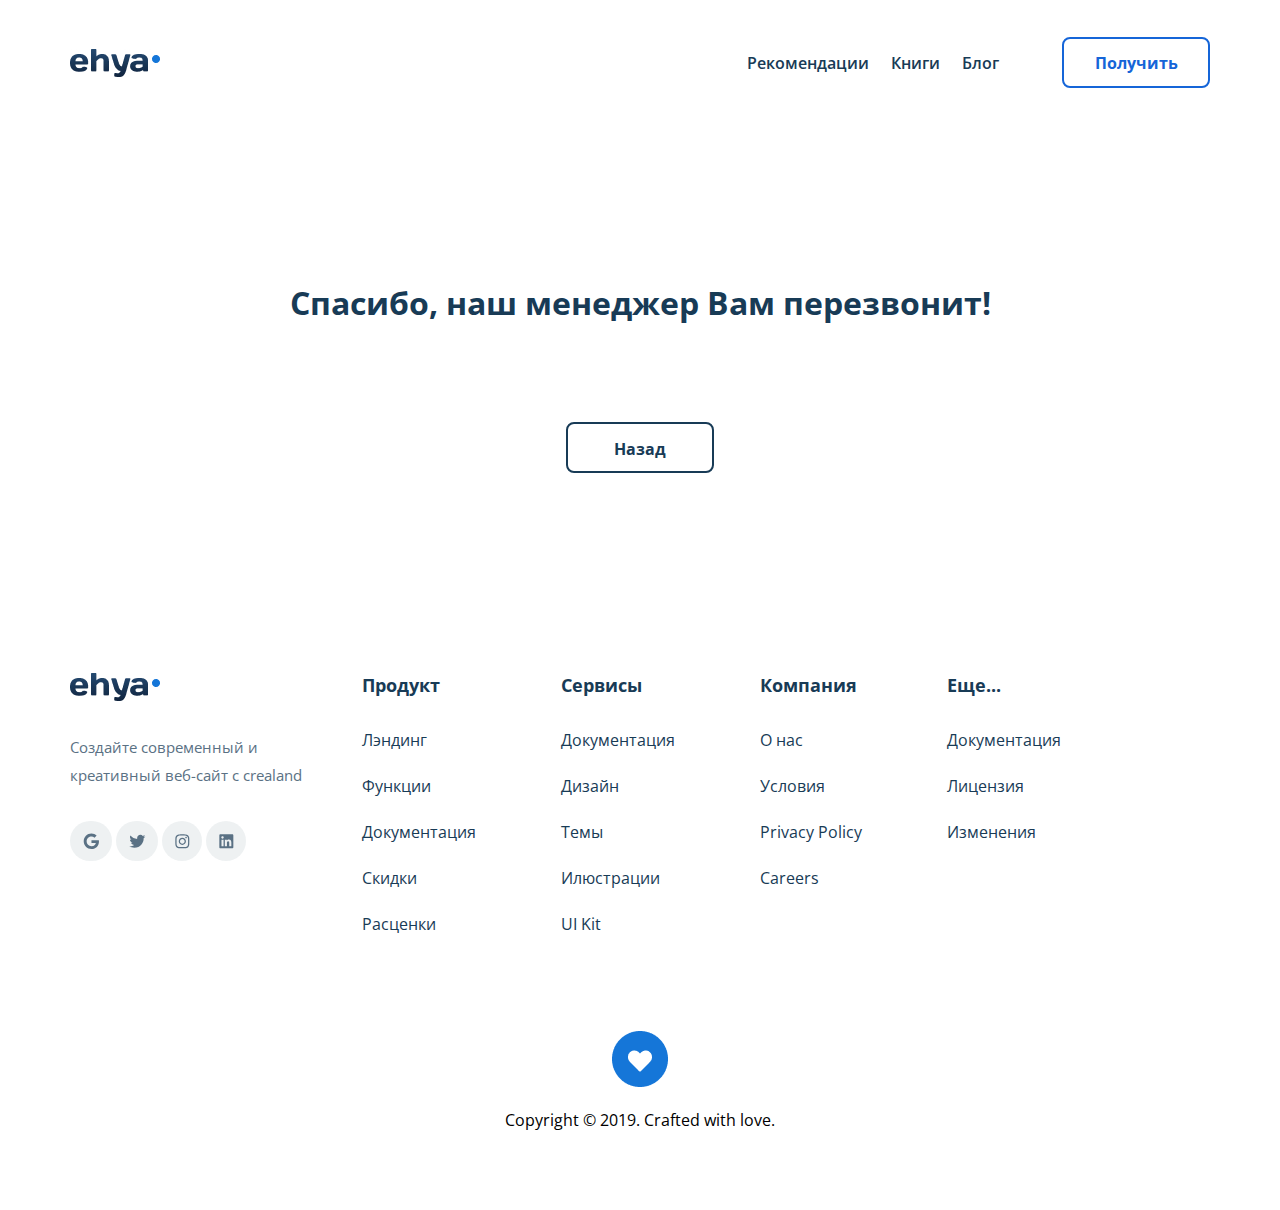
<file: thenkyou.html>
<!DOCTYPE html>
<html lang="ru">
<head>
	<meta charset="UTF-8" />
	<meta http-equiv="X-UA-Compatible" content="IE=edge" />
	<meta name="viewport" content="width=device-width, initial-scale=1.0" />
	<link rel="shortcut icon" href="favicon.ico" type="image/x-icon">
	<link rel="icon" href="favicon.ico" type="image/x-icon">
	<title>Bookstore</title>
	<link
		href="https://fonts.googleapis.com/css2?family=Open+Sans:wght@400;600;700&family=Roboto+Condensed:wght@700&family=Roboto:wght@500&display=swap"
		rel="stylesheet" />
	<link rel="stylesheet" href="css/swiper-bundle.min.css" />
	<link rel="stylesheet" href="css/style.css" />
</head>

<body id="top">
	<header class="header header--fixed">
		<div class="container">
			<div class="header-wrapper">
				<a href="index.html" class="logo logo-mobile">
					<img class="logo__image" src="img/header/logo.jpg" alt="Logo" />
				</a>
				<div class="nav nav--mobile--hidden">
					<nav class="nav-wrapper">
						<ul class="nav__list">
							<li class="nav__item">
								<a href="#" class="nav__link">Рекомендации</a>
							</li>
							<li class="nav__item">
								<a href="#" class="nav__link">Книги</a>
							</li>
							<li class="nav__item">
								<a href="#" class="nav__link">Блог</a>
							</li>
						</ul>
						<!-- /.nav__list -->
					</nav>
					<!-- /.nav-wrapper -->
					<button data-toggle="modal" class="button-get">Получить</button>
				</div>
				<!-- /.nav -->
				<button class="menu-button menu-button--mobile--hidden">
					<span class="menu-button__line"></span>
					<span class="menu-button__line"></span>
					<span class="menu-button__line"></span>
				</button>
			</div>
			<!-- /.header-wrapper -->
		</div>
		<!-- /.container -->
	</header>
	<!-- /.header -->

    <section class="thenks">
        <div class="container">
            <div class="thenks-wrapper">
                <h1 class="thenks__title">Спасибо, наш менеджер Вам перезвонит!</h1>
                <a href="index.html" class="thenks__button">Назад</a>
            </div>
        </div>
    </section>

	<footer class="footer">
		<div class="container">
			<div class="footer__wrapper">
				<div class="footer-info">
					<div class="footer-info__company footer-info__company">
						<a href="index.html" class="footer__logo-link">
							<img src="img/footer/logo.jpg" alt="Logo" class="footer__logo">
						</a>
						<p class="footer__text">Создайте современный и креативный веб-сайт с crealand</p>
						<div class="footer__icon footer-block-icons">
							<a href="https://google.com" rel="noopener nofollow" target="_blank" class="footer-block-icons__icon">
								<svg width="42" height="40" viewBox="0 0 42 40" fill="#5A7184" class="footer-block-icons__icon-hover" xmlns="http://www.w3.org/2000/svg">
									<rect opacity="0.1" width="42" height="40" rx="20" fill="#5A7184" />
									<path
										d="M28.9583 20.5208C28.9583 20.0208 28.8958 19.6458 28.8333 19.2395H21.4583V21.8958H25.8333C25.6771 23.052 24.5208 25.2395 21.4583 25.2395C18.8021 25.2395 16.6458 23.052 16.6458 20.3333C16.6458 15.9895 21.7708 13.9895 24.5208 16.6458L26.6458 14.6145C25.3021 13.3645 23.5208 12.5833 21.4583 12.5833C17.1458 12.5833 13.7083 16.052 13.7083 20.3333C13.7083 24.6458 17.1458 28.0833 21.4583 28.0833C25.9271 28.0833 28.9583 24.9583 28.9583 20.5208Z"
										fill="#5A7184" />
								</svg>
							</a>
							<a href="https://twitter.com/" rel="noopener nofollow" target="_blank" class="footer-block-icons__icon">
								<svg width="42" height="40" viewBox="0 0 42 40" fill="#5A7184" class="footer-block-icons__icon-hover" xmlns="http://www.w3.org/2000/svg">
									<rect opacity="0.1" width="42" height="40" rx="20" fill="#5A7184" />
									<path
										d="M27.6771 17.0833C28.3021 16.6145 28.8646 16.052 29.3021 15.3958C28.7396 15.6458 28.0833 15.8333 27.4271 15.8958C28.1146 15.4895 28.6146 14.8645 28.8646 14.0833C28.2396 14.4583 27.5208 14.7395 26.8021 14.8958C26.1771 14.2395 25.3333 13.8645 24.3958 13.8645C22.5833 13.8645 21.1146 15.3333 21.1146 17.1458C21.1146 17.3958 21.1458 17.6458 21.2083 17.8958C18.4896 17.7395 16.0521 16.427 14.4271 14.4583C14.1458 14.927 13.9896 15.4895 13.9896 16.1145C13.9896 17.2395 14.5521 18.2395 15.4583 18.8333C14.9271 18.802 14.3958 18.677 13.9583 18.427V18.4583C13.9583 20.052 15.0833 21.3645 16.5833 21.677C16.3333 21.7395 16.0208 21.802 15.7396 21.802C15.5208 21.802 15.3333 21.7708 15.1146 21.7395C15.5208 23.052 16.7396 23.9895 18.1771 24.0208C17.0521 24.8958 15.6458 25.427 14.1146 25.427C13.8333 25.427 13.5833 25.3958 13.3333 25.3645C14.7708 26.302 16.4896 26.8333 18.3646 26.8333C24.3958 26.8333 27.6771 21.8645 27.6771 17.5208C27.6771 17.3645 27.6771 17.2395 27.6771 17.0833Z"
										fill="#5A7184" />
								</svg>
							</a>
							<a href="https://www.instagram.com/" class="footer-block-icons__icon" rel="noopener nofollow" target="_blank">
								<svg width="40" height="40" viewBox="0 0 40 40" fill="#5A7184" class="footer-block-icons__icon-hover" xmlns="http://www.w3.org/2000/svg">
									<rect opacity="0.1" width="40" height="40" rx="20" fill="#5A7184" />
									<path
										d="M20.3333 16.7395C18.3333 16.7395 16.7396 18.3645 16.7396 20.3333C16.7396 22.3333 18.3333 23.927 20.3333 23.927C22.3021 23.927 23.9271 22.3333 23.9271 20.3333C23.9271 18.3645 22.3021 16.7395 20.3333 16.7395ZM20.3333 22.677C19.0521 22.677 17.9896 21.6458 17.9896 20.3333C17.9896 19.052 19.0208 18.0208 20.3333 18.0208C21.6146 18.0208 22.6458 19.052 22.6458 20.3333C22.6458 21.6458 21.6146 22.677 20.3333 22.677ZM24.8958 16.6145C24.8958 16.1458 24.5208 15.7708 24.0521 15.7708C23.5833 15.7708 23.2083 16.1458 23.2083 16.6145C23.2083 17.0833 23.5833 17.4583 24.0521 17.4583C24.5208 17.4583 24.8958 17.0833 24.8958 16.6145ZM27.2708 17.4583C27.2083 16.3333 26.9583 15.3333 26.1458 14.5208C25.3333 13.7083 24.3333 13.4583 23.2083 13.3958C22.0521 13.3333 18.5833 13.3333 17.4271 13.3958C16.3021 13.4583 15.3333 13.7083 14.4896 14.5208C13.6771 15.3333 13.4271 16.3333 13.3646 17.4583C13.3021 18.6145 13.3021 22.0833 13.3646 23.2395C13.4271 24.3645 13.6771 25.3333 14.4896 26.177C15.3333 26.9895 16.3021 27.2395 17.4271 27.302C18.5833 27.3645 22.0521 27.3645 23.2083 27.302C24.3333 27.2395 25.3333 26.9895 26.1458 26.177C26.9583 25.3333 27.2083 24.3645 27.2708 23.2395C27.3333 22.0833 27.3333 18.6145 27.2708 17.4583ZM25.7708 24.4583C25.5521 25.0833 25.0521 25.552 24.4583 25.802C23.5208 26.177 21.3333 26.0833 20.3333 26.0833C19.3021 26.0833 17.1146 26.177 16.2083 25.802C15.5833 25.552 15.1146 25.0833 14.8646 24.4583C14.4896 23.552 14.5833 21.3645 14.5833 20.3333C14.5833 19.3333 14.4896 17.1458 14.8646 16.2083C15.1146 15.6145 15.5833 15.1458 16.2083 14.8958C17.1146 14.5208 19.3021 14.6145 20.3333 14.6145C21.3333 14.6145 23.5208 14.5208 24.4583 14.8958C25.0521 15.1145 25.5208 15.6145 25.7708 16.2083C26.1458 17.1458 26.0521 19.3333 26.0521 20.3333C26.0521 21.3645 26.1458 23.552 25.7708 24.4583Z"
										fill="#5A7184" />
								</svg>
							</a>
							<a href="https://www.linkedin.cn" class="footer-block-icons__icon" rel="noopener nofollow" target="_blank">
								<svg width="40" height="40" viewBox="0 0 40 40" fill="#5A7184" class="footer-block-icons__icon-hover" xmlns="http://www.w3.org/2000/svg">
									<rect opacity="0.1" width="40" height="40" rx="20" fill="#5A7184" />
									<path
										d="M26.3333 13.3333H14.3021C13.7708 13.3333 13.3333 13.802 13.3333 14.3645V26.3333C13.3333 26.8958 13.7708 27.3333 14.3021 27.3333H26.3333C26.8646 27.3333 27.3333 26.8958 27.3333 26.3333V14.3645C27.3333 13.802 26.8646 13.3333 26.3333 13.3333ZM17.5521 25.3333H15.4896V18.677H17.5521V25.3333ZM16.5208 17.7395C15.8333 17.7395 15.3021 17.2083 15.3021 16.552C15.3021 15.8958 15.8333 15.3333 16.5208 15.3333C17.1771 15.3333 17.7083 15.8958 17.7083 16.552C17.7083 17.2083 17.1771 17.7395 16.5208 17.7395ZM25.3333 25.3333H23.2396V22.0833C23.2396 21.3333 23.2396 20.3333 22.1771 20.3333C21.0833 20.3333 20.9271 21.177 20.9271 22.052V25.3333H18.8646V18.677H20.8333V19.5833H20.8646C21.1458 19.052 21.8333 18.4895 22.8333 18.4895C24.9271 18.4895 25.3333 19.8958 25.3333 21.677V25.3333Z"
										fill="#5A7184" />
								</svg>
							</a>
						</div>
						<!-- /.footer__icon -->
					</div>
					<!-- /.footer-info__company -->
					<div class="footer-list">
						<div class="footer-info__list footer-info__list">
							<h3 class="footer-info__title">Продукт</h3>
							<ul class="footer-info__ul">
								
									<li class="footer-info__item"><a href="#" class="footer-info__link">Лэндинг</a></li>
								
								
									<li class="footer-info__item"><a href="#" class="footer-info__link">Функции</a></li>
								
								
									<li class="footer-info__item"><a href="#" class="footer-info__link">Документация</a></li>
								
								
									<li class="footer-info__item"><a href="#" class="footer-info__link">Скидки</a></li>
								
								
									<li class="footer-info__item"><a href="#" class="footer-info__link">Расценки</a></li>
								
							</ul>
						</div>
						<!-- /.footer-info__list -->
						<div class="footer-info__list footer-info__list">
							<h3 class="footer-info__title">Сервисы</h3>
							<ul class="footer-info__ul">
								
									<li class="footer-info__item"><a href="#" class="footer-info__link">Документация</a></li>
								
								
									<li class="footer-info__item"><a href="#" class="footer-info__link">Дизайн</a></li>
								
								
									<li class="footer-info__item"><a href="#" class="footer-info__link">Темы</a></li>
								
								
									<li class="footer-info__item"><a href="#" class="footer-info__link">Илюстрации</a></li>
								
								
									<li class="footer-info__item"><a href="#" class="footer-info__link">UI Kit</a></li>
								
							</ul>
						</div>
						<!-- /.footer-info__list -->
						<div class="footer-info__list footer-info__list">
							<h3 class="footer-info__title">Компания</h3>
							<ul class="footer-info__ul">
								
									<li class="footer-info__item"><a href="#" class="footer-info__link">О нас</a></li>
								
								
									<li class="footer-info__item"><a href="#" class="footer-info__link">Условия</a></li>
								
								
									<li class="footer-info__item"><a href="#" class="footer-info__link">Privacy Policy</a></li>
								
								
									<li class="footer-info__item"><a href="#" class="footer-info__link">Careers</a></li>
								
							</ul>
						</div>
						<!-- /.footer-info__list -->
						<div class="footer-info__list footer-info__list">
							<h3 class="footer-info__title">Еще...</h3>
							<ul class="footer-info__ul">
								
									<li class="footer-info__item"><a href="#" class="footer-info__link">Документация</a></li>
								
								
									<li class="footer-info__item"><a href="#" class="footer-info__link">Лицензия</a></li>
								
								
									<li class="footer-info__item"><a href="#" class="footer-info__link">Изменения</a></li>
								
							</ul>
						</div>
						<!-- /.footer-info__list -->
					</div>
					<!-- /.footer-list -->
				</div>
				<!-- /.footer-info -->
				<div class="footer__footer">
					<img src="img/footer/heart.png" alt="Icon: Heart" class="footer__icon-heart">
					<p class="footer__copyright ">Copyright © 2019. Crafted with love.</p>
				</div>
				<!-- /.footer__footer -->
			</div>
			<!-- /.footer__wrapper -->
			<p id="back-top" >
				<a class="to-top" href="#top"><img src="img/footer/up.svg" alt="up-arrow"></a>
			</p>
		</div>
		<!-- /.container -->
	</footer>
	
	<div class="modal">
        <div class="modal__overlay"></div>
        <!-- /.modal__overlay -->
        <div class="modal__dialog">

            <div class="modal__wrapper">
                <a href="#" class="modal__close">
					<svg width="17" height="16" viewBox="0 0 17 16" fill="none" xmlns="http://www.w3.org/2000/svg">
						<path
							d="M10.4144 7.99995L16.6575 1.76968C17.0638 1.36443 17.0638 0.709193 16.6575 0.30394C16.2514 -0.101313 15.5948 -0.101313 15.1887 0.30394L8.94539 6.53421L2.70225 0.30394C2.29595 -0.101313 1.63953 -0.101313 1.23343 0.30394C0.827138 0.709193 0.827138 1.36443 1.23343 1.76968L7.47657 7.99995L1.23343 14.2302C0.827138 14.6355 0.827138 15.2907 1.23343 15.696C1.43582 15.8981 1.70192 15.9997 1.96784 15.9997C2.23376 15.9997 2.49967 15.8981 2.70225 15.696L8.94539 9.4657L15.1887 15.696C15.3913 15.8981 15.6572 15.9997 15.9231 15.9997C16.189 15.9997 16.455 15.8981 16.6575 15.696C17.0638 15.2907 17.0638 14.6355 16.6575 14.2302L10.4144 7.99995Z"
							fill="white" />
					</svg>
				</a>
                <h3 class="modal__title modal__title--form">Оставьте заявку</h3>
                <form action="send.php" method="POST" class="form modal__form">
                    <div class="modal__input-group">
                        <input type="text" class="input modal__input" placeholder="Ваше полное имя*" name="name" required minlength="2" />
                    </div>
                    <!-- /.modal__input-group -->
                    <div class="modal__input-group">
                        <input type="tel" class="input modal__input phone" placeholder="Номер телефона*" name="phone" required minlength="10" />
                    </div>
                    <!-- /.modal__input-group -->
                    <div class="modal__input-group">
                        <input type="email" class="input modal__input" placeholder="Ваша почта*" name="email" required />
                    </div>
                    <!-- /.modal__input-group -->
                    <textarea class="message modal__message" placeholder="Сообщение" name="message"></textarea>
                    <div class="modal__footer">
                        <button class="button modal__button btn" type="submit">Отправить</button>
                        <span class="modal__failds">* Обязательные поля</span>
                    </div>
                    <!-- /.modal__footer -->
                </form>
            </div>
            <!-- /.modal__wrapper -->
        </div>
        <!-- /.modal__dialog -->
    </div>
    <!-- /.modal -->

	<script src="js/jquery-3.6.0.min.js"></script>
	<script src="js/swiper-bundle.min.js"></script>
	<script src="js/jquery.validate.min.js"></script>
	<script src="js/jquery.mask.min.js"></script>
	<script src="js/main.js"></script>
</body>

</html>
</file>
<file: css/style.css>
* {
  -webkit-box-sizing: border-box;
          box-sizing: border-box;
}

body {
  font-family: 'Open Sans', sans-serif;
}

.container {
  max-width: 1140px;
  margin: auto;
}

img {
  max-width: 100%;
}

.invalid {
  color: #fc0a0a;
  display: block;
}

h1, h2, h3, h4, h5, h6, p {
  margin: 0;
  padding: 0;
}

ul, ol {
  margin: 0;
  padding: 0;
  list-style: none;
}

a {
  color: inherit;
  text-decoration: none;
  cursor: pointer;
}

input {
  border-radius: 8px;
  min-height: 30px;
  border: none;
  outline: 0;
  -webkit-box-shadow: none;
          box-shadow: none;
}

input::-moz-placeholder {
  color: #959EAD;
  font-family: Open Sans;
  font-style: normal;
  font-weight: 600;
  font-size: 16px;
  line-height: 22px;
}

.invalid {
  color: #5A7184;
  font-size: 12px;
  font-weight: 600;
  padding: 10px;
  border-radius: 8px;
  background-color: #f79090;
  border: none;
}

.invalid::-webkit-input-placeholder {
  color: #959EAD;
  font-family: Open Sans;
  font-style: normal;
  font-weight: 600;
  font-size: 16px;
  line-height: 22px;
}

.invalid::-ms-input-placeholder {
  color: #959EAD;
  font-family: Open Sans;
  font-style: normal;
  font-weight: 600;
  font-size: 16px;
  line-height: 22px;
}

.invalid:-ms-input-placeholder {
  color: #959EAD;
  font-family: Open Sans;
  font-style: normal;
  font-weight: 600;
  font-size: 16px;
  line-height: 22px;
}

/*! normalize.css v8.0.1 | MIT License | github.com/necolas/normalize.css */
/* Document
   ========================================================================== */
/**
 * 1. Correct the line height in all browsers.
 * 2. Prevent adjustments of font size after orientation changes in iOS.
 */
html {
  line-height: 1.15;
  /* 1 */
  -webkit-text-size-adjust: 100%;
  /* 2 */
}

/* Sections
   ========================================================================== */
/**
 * Remove the margin in all browsers.
 */
body {
  margin: 0;
}

/**
 * Render the `main` element consistently in IE.
 */
main {
  display: block;
}

/**
 * Correct the font size and margin on `h1` elements within `section` and
 * `article` contexts in Chrome, Firefox, and Safari.
 */
h1 {
  font-size: 2em;
  margin: 0.67em 0;
}

/* Grouping content
   ========================================================================== */
/**
 * 1. Add the correct box sizing in Firefox.
 * 2. Show the overflow in Edge and IE.
 */
hr {
  -webkit-box-sizing: content-box;
          box-sizing: content-box;
  /* 1 */
  height: 0;
  /* 1 */
  overflow: visible;
  /* 2 */
}

/**
 * 1. Correct the inheritance and scaling of font size in all browsers.
 * 2. Correct the odd `em` font sizing in all browsers.
 */
pre {
  font-family: monospace, monospace;
  /* 1 */
  font-size: 1em;
  /* 2 */
}

/* Text-level semantics
   ========================================================================== */
/**
 * Remove the gray background on active links in IE 10.
 */
a {
  background-color: transparent;
}

/**
 * 1. Remove the bottom border in Chrome 57-
 * 2. Add the correct text decoration in Chrome, Edge, IE, Opera, and Safari.
 */
abbr[title] {
  border-bottom: none;
  /* 1 */
  text-decoration: underline;
  /* 2 */
  -webkit-text-decoration: underline dotted;
          text-decoration: underline dotted;
  /* 2 */
}

/**
 * Add the correct font weight in Chrome, Edge, and Safari.
 */
b,
strong {
  font-weight: bolder;
}

/**
 * 1. Correct the inheritance and scaling of font size in all browsers.
 * 2. Correct the odd `em` font sizing in all browsers.
 */
code,
kbd,
samp {
  font-family: monospace, monospace;
  /* 1 */
  font-size: 1em;
  /* 2 */
}

/**
 * Add the correct font size in all browsers.
 */
small {
  font-size: 80%;
}

/**
 * Prevent `sub` and `sup` elements from affecting the line height in
 * all browsers.
 */
sub,
sup {
  font-size: 75%;
  line-height: 0;
  position: relative;
  vertical-align: baseline;
}

sub {
  bottom: -0.25em;
}

sup {
  top: -0.5em;
}

/* Embedded content
   ========================================================================== */
/**
 * Remove the border on images inside links in IE 10.
 */
img {
  border-style: none;
}

/* Forms
   ========================================================================== */
/**
 * 1. Change the font styles in all browsers.
 * 2. Remove the margin in Firefox and Safari.
 */
button,
input,
optgroup,
select,
textarea {
  font-family: inherit;
  /* 1 */
  font-size: 100%;
  /* 1 */
  line-height: 1.15;
  /* 1 */
  margin: 0;
  /* 2 */
}

/**
 * Show the overflow in IE.
 * 1. Show the overflow in Edge.
 */
button,
input {
  /* 1 */
  overflow: visible;
}

/**
 * Remove the inheritance of text transform in Edge, Firefox, and IE.
 * 1. Remove the inheritance of text transform in Firefox.
 */
button,
select {
  /* 1 */
  text-transform: none;
}

/**
 * Correct the inability to style clickable types in iOS and Safari.
 */
button,
[type="button"],
[type="reset"],
[type="submit"] {
  -webkit-appearance: button;
}

/**
 * Remove the inner border and padding in Firefox.
 */
button::-moz-focus-inner,
[type="button"]::-moz-focus-inner,
[type="reset"]::-moz-focus-inner,
[type="submit"]::-moz-focus-inner {
  border-style: none;
  padding: 0;
}

/**
 * Restore the focus styles unset by the previous rule.
 */
button:-moz-focusring,
[type="button"]:-moz-focusring,
[type="reset"]:-moz-focusring,
[type="submit"]:-moz-focusring {
  outline: 1px dotted ButtonText;
}

/**
 * Correct the padding in Firefox.
 */
fieldset {
  padding: 0.35em 0.75em 0.625em;
}

/**
 * 1. Correct the text wrapping in Edge and IE.
 * 2. Correct the color inheritance from `fieldset` elements in IE.
 * 3. Remove the padding so developers are not caught out when they zero out
 *    `fieldset` elements in all browsers.
 */
legend {
  -webkit-box-sizing: border-box;
          box-sizing: border-box;
  /* 1 */
  color: inherit;
  /* 2 */
  display: table;
  /* 1 */
  max-width: 100%;
  /* 1 */
  padding: 0;
  /* 3 */
  white-space: normal;
  /* 1 */
}

/**
 * Add the correct vertical alignment in Chrome, Firefox, and Opera.
 */
progress {
  vertical-align: baseline;
}

/**
 * Remove the default vertical scrollbar in IE 10+.
 */
textarea {
  overflow: auto;
}

/**
 * 1. Add the correct box sizing in IE 10.
 * 2. Remove the padding in IE 10.
 */
[type="checkbox"],
[type="radio"] {
  -webkit-box-sizing: border-box;
          box-sizing: border-box;
  /* 1 */
  padding: 0;
  /* 2 */
}

/**
 * Correct the cursor style of increment and decrement buttons in Chrome.
 */
[type="number"]::-webkit-inner-spin-button,
[type="number"]::-webkit-outer-spin-button {
  height: auto;
}

/**
 * 1. Correct the odd appearance in Chrome and Safari.
 * 2. Correct the outline style in Safari.
 */
[type="search"] {
  -webkit-appearance: textfield;
  /* 1 */
  outline-offset: -2px;
  /* 2 */
}

/**
 * Remove the inner padding in Chrome and Safari on macOS.
 */
[type="search"]::-webkit-search-decoration {
  -webkit-appearance: none;
}

/**
 * 1. Correct the inability to style clickable types in iOS and Safari.
 * 2. Change font properties to `inherit` in Safari.
 */
::-webkit-file-upload-button {
  -webkit-appearance: button;
  /* 1 */
  font: inherit;
  /* 2 */
}

/* Interactive
   ========================================================================== */
/*
 * Add the correct display in Edge, IE 10+, and Firefox.
 */
details {
  display: block;
}

/*
 * Add the correct display in all browsers.
 */
summary {
  display: list-item;
}

/* Misc
   ========================================================================== */
/**
 * Add the correct display in IE 10+.
 */
template {
  display: none;
}

/**
 * Add the correct display in IE 10.
 */
[hidden] {
  display: none;
}

.header {
  padding: 37px 0px 26px 0px;
}

.header-wrapper {
  display: -webkit-box;
  display: -ms-flexbox;
  display: flex;
  -webkit-box-align: center;
      -ms-flex-align: center;
          align-items: center;
  -webkit-box-pack: justify;
      -ms-flex-pack: justify;
          justify-content: space-between;
}

.logo {
  width: 90px;
  height: 28px;
  display: block;
}

.logo__image {
  width: 100%;
  height: 100%;
  -o-object-fit: cover;
     object-fit: cover;
}

.nav {
  display: -webkit-box;
  display: -ms-flexbox;
  display: flex;
}

.nav__list {
  padding-left: 0px;
  display: -webkit-box;
  display: -ms-flexbox;
  display: flex;
  margin: 0;
  height: 100%;
  -webkit-box-align: center;
      -ms-flex-align: center;
          align-items: center;
}

.nav__item {
  margin-right: 22px;
  list-style-type: none;
}

.nav__link {
  text-decoration: none;
  font-style: normal;
  font-weight: 600;
  font-size: 16px;
  line-height: 22px;
  text-align: center;
  color: #183B56;
}

.button-get {
  margin-left: 41px;
  width: 148px;
  height: 51px;
  border: 2px solid #1565D8;
  border-radius: 8px;
  background-color: transparent;
  font-style: normal;
  font-weight: bold;
  font-size: 16px;
  line-height: 22px;
  text-align: center;
  color: #1565D8;
  cursor: pointer;
  overflow: hidden;
}

.menu-button {
  position: fixed;
  top: 22px;
  right: 24px;
}

.menu-button--mobile--hidden {
  display: none;
}

.nav-menu {
  display: none;
}

.body-overflow-hidden {
  overflow: hidden;
}

.body-padding {
  padding-right: 16px;
}

.book {
  padding-top: 65px;
  padding-bottom: 50px;
}

.book-wrapper {
  display: -webkit-box;
  display: -ms-flexbox;
  display: flex;
  -webkit-box-align: center;
      -ms-flex-align: center;
          align-items: center;
  -webkit-box-pack: justify;
      -ms-flex-pack: justify;
          justify-content: space-between;
}

.book__title {
  max-width: 444px;
  font-family: Roboto Condensed;
  font-style: normal;
  font-weight: bold;
  font-size: 48px;
  line-height: 60px;
  letter-spacing: 0.2px;
  margin-bottom: 28px;
  margin-top: 0;
  color: #183B56;
}

.book__section {
  display: block;
}

.book__section {
  color: #FAAD13;
}

.book__author {
  font-family: Roboto;
  font-style: normal;
  font-weight: 500;
  font-size: 20px;
  line-height: 24px;
  letter-spacing: 0.2px;
  margin-bottom: 36px;
  text-transform: uppercase;
  color: #183B56;
}

.book__description {
  max-width: 585px;
  font-style: normal;
  font-weight: normal;
  font-size: 18px;
  line-height: 32px;
  color: #5A7184;
  margin-bottom: 56px;
  max-height: 165px;
  overflow: auto;
}

.book-image {
  position: relative;
  width: 488px;
  height: 580px;
}

.book-image__background {
  position: absolute;
  top: 0;
  right: 0;
  left: 0;
  bottom: 0;
  width: 100%;
  height: 100%;
  background-color: #B3BAC5;
  mix-blend-mode: normal;
  opacity: 0.1;
}

.book-image__img {
  position: absolute;
  top: 50%;
  left: 50%;
  -webkit-transform: translate(-50%, -50%);
          transform: translate(-50%, -50%);
  width: 250px;
  height: 374px;
  -o-object-fit: cover;
     object-fit: cover;
  -webkit-box-shadow: 0px 20px 24px rgba(0, 0, 0, 0.08);
          box-shadow: 0px 20px 24px rgba(0, 0, 0, 0.08);
}

.book-buttons {
  display: -webkit-box;
  display: -ms-flexbox;
  display: flex;
  -webkit-box-align: center;
      -ms-flex-align: center;
          align-items: center;
}

.book__button {
  height: 58px;
  border-radius: 8px;
  cursor: pointer;
  overflow: hidden;
  text-overflow: ellipsis;
  font-style: normal;
  font-weight: bold;
  text-transform: uppercase;
  padding-right: 10px;
  padding-left: 10px;
}

.book__button__buy-now {
  width: 209px;
  height: 100%;
  border: 2px solid transparent;
  padding-top: 18px;
  padding-bottom: 18px;
  background-color: #1565D8;
  font-size: 16px;
  line-height: 22px;
  color: #ffffff;
  margin-right: 26px;
}

.book__button__view-demo {
  width: 234px;
  height: 100%;
  border: 2px solid #1565D8;
  padding-top: 17px;
  padding-bottom: 16px;
  background-color: transparent;
  font-size: 18px;
  line-height: 25px;
  color: #1565D8;
}

.recommendation__list {
  width: 750px;
  margin: 0;
  padding: 0;
  display: -webkit-box;
  display: -ms-flexbox;
  display: flex;
  -webkit-box-pack: justify;
      -ms-flex-pack: justify;
          justify-content: space-between;
  -ms-flex-wrap: wrap;
      flex-wrap: wrap;
  overflow: hidden;
}

.recommendation__item {
  display: -webkit-box;
  display: -ms-flexbox;
  display: flex;
  -webkit-box-pack: justify;
      -ms-flex-pack: justify;
          justify-content: space-between;
  -webkit-box-align: center;
      -ms-flex-align: center;
          align-items: center;
  width: 358px;
  height: 260px;
  border: 1px solid #ECEEF2;
  border-radius: 8px;
  list-style-type: none;
  padding: 11px 10px 11px 11px;
  margin-bottom: 32px;
}

.recommendation__img {
  border-radius: 8px;
  width: 160px;
  height: 238px;
  mix-blend-mode: normal;
}

.recommendation__info {
  -ms-flex-preferred-size: 45%;
      flex-basis: 45%;
}

.recommendation__title {
  max-width: 156px;
  max-height: 64px;
  font-family: Roboto;
  font-style: normal;
  font-weight: 500;
  font-size: 22px;
  line-height: 32px;
  color: #183B56;
  margin-bottom: 16px;
  overflow: auto;
}

.recommendation__section {
  display: block;
  font-style: normal;
  font-weight: normal;
  font-size: 16px;
  line-height: 22px;
  color: #183B56;
  margin-bottom: 24px;
  max-width: 152px;
  max-height: 25px;
  overflow: auto;
}

.recommendation__like {
  text-align: center;
  display: -webkit-box;
  display: -ms-flexbox;
  display: flex;
  -webkit-box-align: center;
      -ms-flex-align: center;
          align-items: center;
  -webkit-box-pack: center;
      -ms-flex-pack: center;
          justify-content: center;
}

.other-book {
  padding-top: 50px;
  padding-bottom: 79px;
}

.other-book-wrapper {
  display: -webkit-box;
  display: -ms-flexbox;
  display: flex;
  -webkit-box-align: center;
      -ms-flex-align: center;
          align-items: center;
  -webkit-box-pack: justify;
      -ms-flex-pack: justify;
          justify-content: space-between;
}

.other-book__title {
  margin-bottom: 30px;
  font-family: Roboto Condensed;
  font-style: normal;
  font-weight: bold;
  font-size: 32px;
  line-height: 40px;
  letter-spacing: 0.2px;
  color: #183B56;
}

.other-book__price {
  display: block;
  font-family: Roboto Condensed;
  font-style: normal;
  font-weight: bold;
  font-size: 20px;
  line-height: 24px;
  letter-spacing: 0.2px;
  color: #1565D8;
  text-transform: uppercase;
  margin-bottom: 24px;
}

.other-book-more {
  position: relative;
  width: 100%;
  height: 72px;
  border-radius: 8px;
  overflow: hidden;
  text-align: center;
  cursor: pointer;
  color: #1565D8;
  margin-top: 27px;
}

.other-book-more__button {
  top: 50%;
  left: 50%;
  -webkit-transform: translate(-50%, -50%);
          transform: translate(-50%, -50%);
  position: absolute;
  text-transform: uppercase;
  background: transparent;
  border: none;
  font-family: Roboto Condensed;
  font-style: normal;
  font-weight: bold;
  font-size: 16px;
  line-height: 20px;
  letter-spacing: 0.2px;
  color: inherit;
  padding: 0;
  cursor: inherit;
}

.other-book-more__background {
  position: absolute;
  top: 0;
  right: 0;
  left: 0;
  bottom: 0;
  width: 100%;
  height: 100%;
  background-color: #1565D8;
  mix-blend-mode: normal;
  opacity: 0.1;
}

.other-book__button {
  width: 101px;
  height: 36px;
  background: #183B56;
  border-radius: 2000px;
  border: none;
  cursor: pointer;
  overflow: hidden;
  font-style: normal;
  font-weight: bold;
  font-size: 16px;
  line-height: 22px;
  color: #ffffff;
  padding: 7px 20px;
  margin-right: 20px;
}

.other-book__buy {
  display: -webkit-box;
  display: -ms-flexbox;
  display: flex;
  -webkit-box-align: center;
      -ms-flex-align: center;
          align-items: center;
}

.best-wrapper {
  background: #fafafa;
  border-radius: 8px;
  width: 360px;
  padding: 25px 10px 0px 25px;
}

.best__list {
  margin: 0;
  padding: 0;
  display: -webkit-box;
  display: -ms-flexbox;
  display: flex;
  -webkit-box-pack: justify;
      -ms-flex-pack: justify;
          justify-content: space-between;
  -ms-flex-wrap: wrap;
      flex-wrap: wrap;
  margin-bottom: -6px;
  overflow: hidden;
}

.best__item {
  display: -webkit-box;
  display: -ms-flexbox;
  display: flex;
  -webkit-box-pack: justify;
      -ms-flex-pack: justify;
          justify-content: space-between;
  -webkit-box-align: center;
      -ms-flex-align: center;
          align-items: center;
  width: 97%;
  height: 178px;
  border-radius: 8px;
  list-style-type: none;
  margin-bottom: 34px;
}

.best__img {
  border-radius: 8px;
  width: 120px;
  height: 100%;
  mix-blend-mode: normal;
}

.best__title {
  max-width: 166px;
  max-height: 64px;
  font-family: Roboto;
  font-style: normal;
  font-weight: 500;
  font-size: 22px;
  line-height: 32px;
  letter-spacing: 0.2px;
  color: #183B56;
  overflow: hidden;
  margin-bottom: 15px;
}

.best__link {
  border-top: solid;
  border-color: #ECEEF2;
  border-width: 1px;
  display: block;
  padding-top: 29px;
  padding-bottom: 26px;
  text-decoration: none;
  text-transform: uppercase;
  font-family: Roboto Condensed;
  font-style: normal;
  font-weight: bold;
  font-size: 16px;
  line-height: 20px;
  text-align: center;
  letter-spacing: 0.2px;
  color: #1565D8;
}

.horizontal-line {
  border: 1px solid #ECEEF2;
}

.recommendation__item:nth-child(n+5) {
  margin-bottom: 0px;
}

.category {
  padding-top: 60px;
  padding-bottom: 100px;
}

.category-container {
  max-width: 1140px;
}

.category-slide {
  width: 265px;
  height: 240px;
}

.category__item {
  position: relative;
  display: -webkit-box;
  display: -ms-flexbox;
  display: flex;
  -webkit-box-orient: vertical;
  -webkit-box-direction: normal;
      -ms-flex-direction: column;
          flex-direction: column;
  -webkit-box-align: center;
      -ms-flex-align: center;
          align-items: center;
  width: 100%;
  height: 100%;
  border: 1px solid #ECEEF2;
  -webkit-box-sizing: border-box;
          box-sizing: border-box;
  border-radius: 8px;
  padding: 40px 10px 30px 10px;
  -webkit-box-pack: start;
      -ms-flex-pack: start;
          justify-content: start;
}

.category__img {
  position: absolute;
  width: 65px;
  height: 65px;
  top: 50%;
  left: 50%;
  -webkit-transform: translate(-50%, -50%);
          transform: translate(-50%, -50%);
}

.category__img-wrapper {
  position: relative;
  width: 64px;
  height: 64px;
  border-radius: 50%;
  background-color: #e8f0fc;
  margin-bottom: 40px;
}

.category__title {
  font-family: Roboto;
  font-style: normal;
  font-weight: 500;
  font-size: 22px;
  line-height: 32px;
  letter-spacing: 0.2px;
  color: #183B56;
  text-align: center;
  max-width: 100%;
  max-height: 32px;
  overflow: hidden;
}

.category__section {
  position: absolute;
  bottom: 30px;
  max-width: 100%;
  font-family: Open Sans;
  font-style: normal;
  font-weight: normal;
  font-size: 16px;
  line-height: 22px;
  color: #5A7184;
  text-align: center;
  max-width: 100%;
  max-height: 32px;
  overflow: auto;
}

.category-button {
  padding: 0;
  position: absolute;
  top: 50%;
  -webkit-transform: translateY(-50%);
          transform: translateY(-50%);
  width: 56px;
  height: 56px;
  border: none;
  -webkit-box-shadow: 0px 12px 16px rgba(0, 0, 0, 0.08);
          box-shadow: 0px 12px 16px rgba(0, 0, 0, 0.08);
  border-radius: 2000px;
  cursor: pointer;
  background-repeat: no-repeat;
  background-position: center;
  background-size: 14px;
  background-color: #ffffff;
  z-index: 90;
}

.category-button--next {
  right: -28px;
}

.category-button--prev {
  left: -28px;
}

.container-category {
  position: relative;
}

.category-button.swiper-button-disabled {
  display: none;
}

.unreleased {
  background-color: #183B56;
  padding-top: 62px;
  padding-bottom: 80px;
}

.unreleased-container {
  margin-top: 60px;
}

.unreleased-wrap {
  position: relative;
}

.unreleased-slide {
  width: 204px;
  margin-right: 30px;
}

.unreleased-slide--last {
  margin-right: 0px;
}

.unreleased__title {
  font-family: Roboto Condensed;
  font-style: normal;
  font-weight: bold;
  font-size: 36px;
  line-height: 48px;
  letter-spacing: 0.2px;
  color: #ffffff;
}

.unreleased__img {
  width: 100%;
  height: 298px;
  -o-object-fit: cover;
     object-fit: cover;
  border-radius: 8px;
  overflow: hidden;
}

.unreleased-button {
  padding: 0;
  position: absolute;
  top: 0;
  right: 0;
  border: none;
  cursor: pointer;
  background-repeat: no-repeat;
  background-position: center;
  background-color: transparent;
  z-index: 90;
}

.unreleased-button--prev {
  right: 80px;
}

.unreleased-button.swiper-button-disabled {
  cursor: default;
  -webkit-box-shadow: none;
          box-shadow: none;
  opacity: 0.5;
}

.story {
  padding-top: 104px;
  padding-bottom: 102px;
}

.story-wrapper {
  width: 1005px;
  margin: auto;
}

.story__text {
  display: -webkit-box;
  display: -ms-flexbox;
  display: flex;
  -webkit-box-pack: justify;
      -ms-flex-pack: justify;
          justify-content: space-between;
}

.story__title {
  display: block;
  font-family: Roboto Condensed;
  font-style: normal;
  font-weight: bold;
  font-size: 48px;
  line-height: 60px;
  letter-spacing: 0.2px;
  color: #183B56;
  max-width: 500px;
  max-height: 60px;
  overflow: hidden;
  text-overflow: ellipsis;
}

.story__description {
  font-family: Open Sans;
  font-style: normal;
  font-weight: normal;
  font-size: 18px;
  line-height: 32px;
  color: #5A7184;
  max-width: 383px;
  max-height: 135px;
  overflow: auto;
  margin-right: 36px;
}

.story__video-main {
  position: relative;
  margin-top: 22px;
  margin-bottom: 30px;
  width: 100%;
  height: 380px;
  background-image: url(../img/author-story/video-1.jpg);
  background-repeat: no-repeat;
  background-position: center;
  background-color: transparent;
  -o-object-fit: cover;
     object-fit: cover;
}

.video-play-button {
  position: absolute;
  top: 50%;
  right: 50%;
  -webkit-transform: translate(50%, -50%);
          transform: translate(50%, -50%);
  z-index: 80;
  width: 100px;
  height: 100px;
  border-radius: 50%;
  background-color: #ffffff;
  cursor: pointer;
}

.video-play-white {
  position: absolute;
  width: 30px;
  height: 35px;
  top: 50%;
  right: 50%;
  -webkit-transform: translate(50%, -50%);
          transform: translate(50%, -50%);
}

.video-play-white-blue {
  width: 30px;
  height: 35px;
  position: absolute;
  top: 50%;
  right: 50%;
  -webkit-transform: translate(50%, -50%);
          transform: translate(50%, -50%);
}

.other-video {
  display: -webkit-box;
  display: -ms-flexbox;
  display: flex;
  -webkit-box-pack: justify;
      -ms-flex-pack: justify;
          justify-content: space-between;
}

.story__video-one {
  position: relative;
  width: 315px;
  height: 200px;
  background-image: url(../img/author-story/video-2.jpg);
  background-repeat: no-repeat;
  background-position: center;
  background-color: transparent;
  margin-bottom: 22px;
  -o-object-fit: cover;
     object-fit: cover;
}

.story__video-two {
  position: relative;
  width: 315px;
  height: 200px;
  background-image: url(../img/author-story/video-3.jpg);
  background-repeat: no-repeat;
  background-position: center;
  background-color: transparent;
  margin-bottom: 22px;
  -o-object-fit: cover;
     object-fit: cover;
}

.story__video-three {
  position: relative;
  width: 315px;
  height: 200px;
  background-image: url(../img/author-story/video-4.jpg);
  background-repeat: no-repeat;
  background-position: center;
  background-color: transparent;
  margin-bottom: 22px;
  -o-object-fit: cover;
     object-fit: cover;
}

.video-head {
  display: -ms-grid;
  display: grid;
  -ms-grid-columns: 80% 20%;
      grid-template-columns: 80% 20%;
  -ms-grid-rows: 50% 50%;
      grid-template-rows: 50% 50%;
  row-gap: 10px;
}

.video-title {
  font-family: Roboto;
  font-style: normal;
  font-weight: 500;
  font-size: 22px;
  line-height: 32px;
  letter-spacing: 0.2px;
  color: #183B56;
  -ms-grid-row: 1;
  grid-row: 1;
  -ms-grid-column: 1;
  grid-column: 1;
}

.video-description {
  font-family: Open Sans;
  font-style: normal;
  font-weight: normal;
  font-size: 16px;
  line-height: 22px;
  color: #5A7184;
  -ms-grid-row: 2;
  grid-row: 2;
  -ms-grid-column: 1;
  grid-column: 1;
}

.video-like {
  width: 14px;
  height: 19px;
  margin-top: 10px;
  cursor: pointer;
  -ms-grid-row: 1;
  grid-row: 1;
  -ms-grid-column: 2;
  grid-column: 2;
  -ms-grid-column-align: end;
      justify-self: end;
}

.video-play-white {
  cursor: pointer;
}

.partners {
  padding-top: 80px;
  padding-bottom: 49px;
  background-color: #B3BAC5;
}

.partners__title {
  font-family: Roboto Condensed;
  font-style: normal;
  font-weight: bold;
  font-size: 24px;
  line-height: 32px;
  letter-spacing: 0.2px;
  color: #ffffff;
  text-align: center;
}

.partners__list {
  margin: 0;
  margin-top: 55px;
  padding-left: 0;
  display: -webkit-box;
  display: -ms-flexbox;
  display: flex;
  -ms-flex-wrap: wrap;
      flex-wrap: wrap;
  -webkit-box-align: center;
      -ms-flex-align: center;
          align-items: center;
  -webkit-box-pack: justify;
      -ms-flex-pack: justify;
          justify-content: space-between;
}

.partners__item {
  list-style-type: none;
  -ms-flex-preferred-size: 16%;
      flex-basis: 16%;
  text-align: center;
  margin-bottom: 47px;
}

.partners__slack {
  width: 110px;
  height: 32px;
}

.partners__netflix {
  width: 96px;
  height: 26px;
}

.partners__fitbit {
  width: 96px;
  height: 25px;
}

.partners__google {
  width: 96px;
  height: 32px;
}

.partners__airbnb {
  width: 96px;
  height: 30px;
}

.partners__uber {
  width: 96px;
  height: 21px;
}

.blog {
  padding: 100px 0px 104px 0px;
}

.blog-wrapper {
  display: -ms-grid;
  display: grid;
  -ms-grid-columns: 556px 1fr;
      grid-template-columns: 556px 1fr;
  -ms-grid-rows: 60px 505px;
      grid-template-rows: 60px 505px;
  row-gap: 40px;
  -webkit-column-gap: 30px;
          column-gap: 30px;
}

.blog__title {
  font-family: Roboto Condensed;
  font-style: normal;
  font-weight: bold;
  font-size: 48px;
  line-height: 60px;
  letter-spacing: 0.2px;
  color: #183B56;
  -ms-grid-row: 1;
  grid-row: 1;
  -ms-grid-column: 1;
  grid-column: 1;
  -ms-flex-item-align: center;
      -ms-grid-row-align: center;
      align-self: center;
}

.blog__all {
  -ms-grid-row: 1;
  grid-row: 1;
  -ms-grid-column: 2;
  grid-column: 2;
  width: 179px;
  height: 44px;
  border: 2px solid #1565D8;
  border-radius: 22px;
  cursor: pointer;
  -ms-grid-column-align: end;
      justify-self: end;
  -ms-flex-item-align: center;
      -ms-grid-row-align: center;
      align-self: center;
  background-color: transparent;
  color: #1565D8;
  font-family: Roboto Condensed;
  font-style: normal;
  font-weight: bold;
  font-size: 16px;
  line-height: 20px;
  letter-spacing: 0.2px;
}

.blog-main {
  width: 100%;
  -ms-grid-row: 2;
  grid-row: 2;
  -ms-grid-column: 1;
  grid-column: 1;
}

.blog-main__img {
  width: 100%;
  height: 330px;
  -o-object-fit: cover;
     object-fit: cover;
  border-radius: 8px;
  overflow: hidden;
  margin-bottom: 30px;
}

.blog-main__description {
  font-family: Open Sans;
  font-style: normal;
  font-weight: normal;
  font-size: 18px;
  line-height: 32px;
  color: #5A7184;
  padding: 0 10px;
  max-height: 100px;
  overflow: auto;
}

.blog-main__title {
  font-family: Roboto Condensed;
  font-style: normal;
  font-weight: bold;
  font-size: 24px;
  line-height: 32px;
  letter-spacing: 0.2px;
  color: #183B56;
  padding: 0 10px;
  margin-bottom: 16px;
}

.blog-other {
  -ms-grid-row: 2;
  grid-row: 2;
  -ms-grid-column: 2;
  grid-column: 2;
}

.blog-other__list {
  padding: 0;
  margin: 0;
  display: -webkit-box;
  display: -ms-flexbox;
  display: flex;
  -webkit-box-pack: justify;
      -ms-flex-pack: justify;
          justify-content: space-between;
  -webkit-box-orient: vertical;
  -webkit-box-direction: normal;
      -ms-flex-direction: column;
          flex-direction: column;
}

.blog-other__item {
  list-style-type: none;
  height: 150px;
  display: -webkit-box;
  display: -ms-flexbox;
  display: flex;
  margin-bottom: 30px;
}

.blog-other__item:last-child {
  margin-bottom: 0px;
}

.blog-other__img {
  width: 250px;
  height: 100%;
  border-radius: 8px;
  overflow: hidden;
  margin-right: 36px;
  -o-object-fit: cover;
     object-fit: cover;
}

.blog-other__info {
  display: -webkit-box;
  display: -ms-flexbox;
  display: flex;
  -webkit-box-orient: vertical;
  -webkit-box-direction: normal;
      -ms-flex-direction: column;
          flex-direction: column;
  -webkit-box-pack: justify;
      -ms-flex-pack: justify;
          justify-content: space-between;
  padding: 8px 0px;
  max-width: 261px;
}

.blog-other__link {
  text-decoration: none;
  color: #1565D8;
  font-family: Roboto Condensed;
  font-style: normal;
  font-weight: bold;
  font-size: 16px;
  line-height: 20px;
  letter-spacing: 0.2px;
  text-transform: uppercase;
}

.blog-other__date {
  font-family: Open Sans;
  font-style: normal;
  font-weight: normal;
  font-size: 14px;
  line-height: 20px;
  color: #5A7184;
  text-transform: uppercase;
}

.blog-other__title {
  font-family: Roboto;
  font-style: normal;
  font-weight: 500;
  font-size: 22px;
  line-height: 32px;
  letter-spacing: 0.2px;
  color: #183B56;
  max-height: 64px;
  overflow: hidden;
}

.subscribe {
  position: relative;
  margin-bottom: 108px;
}

.subscribe-wrapper {
  width: 100%;
  height: 236px;
  border-radius: 12px;
  -o-object-fit: cover;
     object-fit: cover;
  background-image: url(../img/subscribe/bg-form.jpg);
  background-repeat: no-repeat;
  background-position: center;
  background-color: transparent;
  display: -webkit-box;
  display: -ms-flexbox;
  display: flex;
  -webkit-box-align: center;
      -ms-flex-align: center;
          align-items: center;
  -webkit-box-pack: justify;
      -ms-flex-pack: justify;
          justify-content: space-between;
  padding: 60px 63px 80px 60px;
}

.subscribe__title {
  font-family: Roboto Condensed;
  font-style: normal;
  font-weight: bold;
  font-size: 36px;
  line-height: 48px;
  letter-spacing: 0.2px;
  color: #ffffff;
  max-width: 396px;
  max-height: 96px;
}

.subscribe__form {
  margin-top: 22px;
  position: relative;
  width: 447px;
  height: 56px;
}

.subscribe__input {
  position: absolute;
  width: 100%;
  height: 100%;
  border: none;
  padding-left: 48px;
  padding-right: 170px;
  font-family: Open Sans;
  font-style: normal;
  font-weight: 600;
  font-size: 16px;
  line-height: 22px;
  color: #959EAD;
  border-radius: 4px;
  background-color: #ffffff;
}

.subscribe__button {
  position: absolute;
  border-radius: 4px;
  width: 163px;
  height: 48px;
  right: 4px;
  top: 4px;
  border: none;
  background-color: #FAAD13;
  color: #ffffff;
  font-family: Open Sans;
  font-style: normal;
  font-weight: bold;
  font-size: 16px;
  line-height: 22px;
  overflow: hidden;
  text-overflow: ellipsis;
  cursor: pointer;
  padding: 0 10px;
}

.icon-email-send {
  position: absolute;
  top: 50%;
  left: 20px;
  width: 16px;
  height: 18px;
  -webkit-transform: translateY(-50%);
          transform: translateY(-50%);
}

label#email-error {
  position: absolute;
  top: 100%;
  left: 0;
  z-index: 10;
}

.footer__wrapper {
  margin-bottom: 80px;
}

.footer-info {
  display: -webkit-box;
  display: -ms-flexbox;
  display: flex;
  margin-bottom: 72px;
}

.footer-info__list {
  margin-right: 85px;
}

.footer-info__title {
  margin-bottom: 31px;
  font-family: Open Sans;
  font-style: normal;
  font-weight: bold;
  font-size: 18px;
  line-height: 25px;
  color: #183B56;
}

.footer-info__item {
  margin-bottom: 24px;
  font-family: Open Sans;
  font-style: normal;
  font-weight: normal;
  font-size: 16px;
  line-height: 22px;
  color: #183B56;
  cursor: pointer;
}

.footer-info__company {
  margin-right: 29px;
}

.footer-list {
  display: -webkit-box;
  display: -ms-flexbox;
  display: flex;
}

.footer__logo {
  margin-bottom: 28px;
  cursor: pointer;
}

.footer__text {
  max-width: 263px;
  margin-bottom: 32px;
  font-family: Open Sans;
  font-style: normal;
  font-weight: normal;
  font-size: 15px;
  line-height: 28px;
  color: #5A7184;
  overflow: auto;
}

.footer__icon-link {
  margin-right: 6px;
}

.footer__icon-heart {
  margin-bottom: 24px;
}

.footer__footer {
  display: -webkit-box;
  display: -ms-flexbox;
  display: flex;
  -webkit-box-orient: vertical;
  -webkit-box-direction: normal;
      -ms-flex-direction: column;
          flex-direction: column;
  -webkit-box-pack: center;
      -ms-flex-pack: center;
          justify-content: center;
  -webkit-box-align: center;
      -ms-flex-align: center;
          align-items: center;
}

.to-top {
  position: fixed;
  bottom: 15px;
  right: 15px;
  -webkit-box-shadow: 0 1px 120px rgba(161, 161, 161, 0.08);
          box-shadow: 0 1px 120px rgba(161, 161, 161, 0.08);
  border-radius: 2000px;
  border: 3px solid #1565D8;
  background-color: inherit;
  padding: 18px;
  z-index: 998;
}

.modal__wrapper {
  overflow-x: hidden;
  overflow-y: auto;
}

.modal__overlay {
  width: 100vw;
  position: fixed;
  left: 0;
  top: 0;
  right: 0;
  bottom: 0;
  background-color: rgba(67, 61, 146, 0.603);
  z-index: 1000;
  visibility: hidden;
  opacity: 0;
  -webkit-transition: opacity 0.4s;
  transition: opacity 0.4s;
}

.modal__overlay--visible {
  visibility: visible;
  opacity: 1;
}

.modal__dialog {
  position: fixed;
  top: 50%;
  left: 50%;
  min-width: 478px;
  padding: 33px 88px;
  background-color: #183B56;
  -webkit-transform: translate(-50%, -50%);
          transform: translate(-50%, -50%);
  border-radius: 8px;
  z-index: 1001;
  color: #ffffff;
  visibility: hidden;
  opacity: 0;
  -webkit-transition: opacity 0.2s;
  transition: opacity 0.2s;
  overflow: auto;
}

.modal__dialog--visible {
  visibility: visible;
  opacity: 1;
}

.modal__close {
  position: absolute;
  right: 18px;
  top: 17px;
}

.modal__title {
  color: #ffffff;
  font-style: normal;
  font-weight: bold;
  font-size: 18px;
  line-height: 23px;
  text-transform: uppercase;
  margin-top: 0;
  text-align: center;
}

.modal__input {
  width: 100%;
  margin-top: 15px;
  background-color: #fff;
  min-height: 36px;
  border: none;
  padding-top: 10px;
  padding-bottom: 10px;
  padding-left: 15px;
  padding-right: 15px;
  font-size: 18px;
}

.modal__input-group {
  position: relative;
  border: none;
}

.modal__message {
  width: 100%;
  min-height: 70px;
  margin-top: 15px;
  border-radius: 8px;
  padding-left: 15px;
  padding-right: 15px;
  padding-top: 10px;
  padding-bottom: 10px;
  outline: 0;
}

.modal__failds {
  font-weight: bold;
  font-size: 12px;
  font-family: Mulish;
  font-style: normal;
  line-height: 15px;
  margin-top: 20px;
  color: #E0E0E0;
  right: 0;
}

.modal__footer {
  display: -webkit-box;
  display: -ms-flexbox;
  display: flex;
  -webkit-box-pack: justify;
      -ms-flex-pack: justify;
          justify-content: space-between;
  -ms-flex-wrap: wrap;
      flex-wrap: wrap;
  -webkit-box-align: start;
      -ms-flex-align: start;
          align-items: flex-start;
  margin-top: 25px;
}

.modal__button {
  margin-top: 15px;
}

.modal__form label#name-error {
  position: absolute;
  top: -36px;
  z-index: 11;
  left: 6%;
}

.modal__form label#name-error::after {
  content: '';
  position: absolute;
  left: 15px;
  bottom: -5px;
  background-color: #f79090;
  width: 10px;
  height: 10px;
  -webkit-transform: rotate(45deg);
          transform: rotate(45deg);
}

.modal__form label#phone-error {
  position: absolute;
  top: -49px;
  z-index: 11;
  left: 6%;
}

.modal__form label#phone-error::after {
  content: '';
  position: absolute;
  left: 15px;
  bottom: -5px;
  background-color: #f79090;
  width: 10px;
  height: 10px;
  -webkit-transform: rotate(45deg);
          transform: rotate(45deg);
}

.modal__form label#email-error {
  position: absolute;
  top: -49px;
  left: 6%;
  width: 92%;
  z-index: 11;
}

.modal__form label#email-error::after {
  content: '';
  position: absolute;
  left: 15px;
  bottom: -5px;
  background-color: #f79090;
  width: 10px;
  height: 10px;
  -webkit-transform: rotate(45deg);
          transform: rotate(45deg);
}

.modal__button {
  width: 136px;
  height: 51px;
  padding: 14px 14px;
  border: 2px solid #ffffff;
  border-radius: 8px;
  background-color: transparent;
  font-style: normal;
  font-weight: bold;
  font-size: 16px;
  line-height: 22px;
  text-align: center;
  color: #ffffff;
  cursor: pointer;
  overflow: hidden;
  text-overflow: ellipsis;
}

.overflow-hidden {
  overflow: hidden;
}

.thenks-wrapper {
  display: -webkit-box;
  display: -ms-flexbox;
  display: flex;
  -webkit-box-orient: vertical;
  -webkit-box-direction: normal;
      -ms-flex-direction: column;
          flex-direction: column;
  -webkit-box-align: center;
      -ms-flex-align: center;
          align-items: center;
  -webkit-box-pack: center;
      -ms-flex-pack: center;
          justify-content: center;
  margin-top: 150px;
  margin-bottom: 200px;
}

.thenks__title {
  margin-bottom: 100px;
  color: #183B56;
}

.thenks__button {
  width: 148px;
  height: 51px;
  padding: 14px 27px;
  border: 2px solid #183B56;
  border-radius: 8px;
  background-color: transparent;
  font-style: normal;
  font-weight: bold;
  font-size: 16px;
  line-height: 22px;
  text-align: center;
  color: #183B56;
  cursor: pointer;
  overflow: hidden;
  text-overflow: ellipsis;
}

.error-404-wrapper {
  display: -webkit-box;
  display: -ms-flexbox;
  display: flex;
  -webkit-box-orient: vertical;
  -webkit-box-direction: normal;
      -ms-flex-direction: column;
          flex-direction: column;
  -webkit-box-align: center;
      -ms-flex-align: center;
          align-items: center;
  -webkit-box-pack: center;
      -ms-flex-pack: center;
          justify-content: center;
  margin-top: 100px;
  margin-bottom: 100px;
}

.error-404__img {
  width: 100px;
  height: 100px;
}

.error-404__title {
  font-size: 44px;
}

.error-404__title-sub {
  font-size: 26px;
  margin-bottom: 26px;
}

.error-404__text {
  font-size: 16px;
  text-align: center;
  margin-bottom: 44px;
}

.error-404__button {
  width: 148px;
  height: 51px;
  padding: 14px 27px;
  border: 2px solid #333;
  border-radius: 8px;
  background-color: transparent;
  font-style: normal;
  font-weight: bold;
  font-size: 16px;
  line-height: 22px;
  text-align: center;
  cursor: pointer;
  overflow: hidden;
  text-overflow: ellipsis;
}

@media (min-width: 992px) {
  .nav__link:hover {
    color: #1565D8;
    -webkit-transition: 0.3s;
    transition: 0.3s;
    text-decoration: underline;
  }
  .nav__link:active {
    color: #183B56;
    -webkit-transition: 0.3s;
    transition: 0.3s;
  }
  .button-get:hover {
    border-color: #183B56;
    color: #183B56;
    -webkit-transition: 0.3s;
    transition: 0.3s;
  }
  .book__button__buy-now:hover {
    background-color: #183B56;
    color: #ffffff;
    -webkit-transition: 0.3s;
    transition: 0.3s;
  }
  .book__button__buy-now:active {
    background-color: #1565D8;
    color: #ffffff;
  }
  .book__button__view-demo:hover {
    border: 2px solid #183B56;
    color: #183B56;
    -webkit-transition: 0.3s;
    transition: 0.3s;
  }
  .book__button__view-demo:active {
    border-color: #1565D8;
    background-color: #1565D8;
    color: #ffffff;
    -webkit-transition: 0.3s;
    transition: 0.3s;
  }
  .recommendation__item:hover {
    border-color: #1565D8;
    -webkit-transition: 0.3s;
    transition: 0.3s;
  }
  .other-book__button:hover {
    background-color: #1565D8;
    -webkit-transition: 0.3s;
    transition: 0.3s;
  }
  .other-book-more:hover {
    color: #183B56;
    -webkit-transition: 0.3s;
    transition: 0.3s;
  }
  .other-book-more:active {
    color: #1565D8;
    -webkit-transition: 0.3s;
    transition: 0.3s;
  }
  .top__link:hover {
    color: #183B56;
    -webkit-transition: 0.3s;
    transition: 0.3s;
  }
  .top__link:active {
    color: #1565D8;
    -webkit-transition: 0.3s;
    transition: 0.3s;
  }
  .category-button:active {
    -webkit-box-shadow: none;
            box-shadow: none;
  }
  .category-button:hover .category-button__img {
    fill: #1565D8;
    -webkit-transition: 0.3s;
    transition: 0.3s;
  }
  .unreleased-button[aria-disabled="false"]:hover .unreleased-button__img {
    stroke: #1565D8;
    -webkit-transition: 0.3s;
    transition: 0.3s;
  }
  .blog-other__link:hover {
    color: #183B56;
    -webkit-transition: 0.3s;
    transition: 0.3s;
  }
  .blog-other__link:active {
    color: #959EAD;
    -webkit-transition: 0.3s;
    transition: 0.3s;
  }
  .blog__link:hover {
    text-decoration: underline;
    color: #1565D8;
    -webkit-transition: 0.3s;
    transition: 0.3s;
  }
  .blog__all:hover {
    color: #183B56;
    border-color: #183B56;
    -webkit-transition: 0.3s;
    transition: 0.3s;
  }
  .blog__all:active {
    color: #1565D8;
    border-color: #1565D8;
    -webkit-transition: 0.3s;
    transition: 0.3s;
  }
  .subscribe__button:hover {
    background-color: #1565D8;
    -webkit-transition: 0.3s;
    transition: 0.3s;
  }
  .subscribe__button:active {
    background-color: #FAAD13;
    -webkit-transition: 0.3s;
    transition: 0.3s;
  }
  .footer-info__item:hover {
    text-decoration: underline;
    color: #1565D8;
    -webkit-transition: 0.3s;
    transition: 0.3s;
  }
  .footer-block-icons__icon-hover:hover {
    fill: #090799b2;
    stroke: #090799b2;
    -webkit-transition: 0.3s;
    transition: 0.3s;
  }
  .modal__button:hover {
    border-color: #1565D8;
    color: #1565D8;
  }
  .error-404__hover:hover {
    text-decoration: underline;
  }
  .error-404__button:hover {
    border-color: #183B56;
    color: #183B56;
    -webkit-transition: 0.3s;
    transition: 0.3s;
  }
  .error-404__button:active {
    border-color: #959EAD;
    color: #959EAD;
  }
}

@media (max-width: 1200px) {
  .container {
    max-width: 960px;
  }
  .container-category {
    max-width: 850px;
  }
  .book__description {
    max-width: 460px;
  }
  .book__button__view-demo {
    width: 209px;
  }
  .recommendation__list {
    width: 415px;
  }
  .recommendation__item {
    width: 100%;
  }
  .recommendation__item:nth-child(n+4) {
    display: none;
  }
  .recommendation__item:nth-child(n+3) {
    margin-bottom: 0px;
  }
  .top-wrapper {
    width: 500px;
  }
  .top__title {
    max-width: 250px;
  }
  .other-book-more__button {
    width: 200px;
  }
  .category__title {
    font-size: 18px;
  }
  .category__section {
    font-size: 13px;
    max-height: 23px;
  }
  .unreleased-slide {
    margin-right: 48px;
  }
  .unreleased-slide--last {
    margin-right: 0px;
  }
  .story-wrapper {
    width: 900px;
  }
  .story__video-one {
    width: 280px;
  }
  .story__video-two {
    width: 280px;
  }
  .story__video-three {
    width: 280px;
  }
  .blog-wrapper {
    -ms-grid-columns: 475px 1fr;
        grid-template-columns: 475px 1fr;
    -webkit-column-gap: 15px;
            column-gap: 15px;
  }
  .blog-other__info {
    max-width: 180px;
  }
  .blog-other__img {
    margin-right: 15px;
  }
  .blog__all {
    margin-right: 35px;
  }
  .subscribe__title {
    font-size: 30px;
  }
  .subscribe__form {
    width: 390px;
  }
  .footer-info__list {
    margin-right: 40px;
  }
  .thenks-wrapper {
    margin-top: 100px;
    margin-bottom: 150px;
  }
}

@media (max-width: 992px) {
  .container {
    max-width: 720px;
  }
  .container-category {
    max-width: 690px;
  }
  .book-image {
    width: 340px;
    height: 480px;
  }
  .book-image__img {
    width: 200px;
    height: 324px;
  }
  .book__title {
    max-width: 340px;
    font-size: 32px;
    line-height: 50px;
    margin-bottom: 20px;
  }
  .book__description {
    max-width: 350px;
    margin-bottom: 30px;
    font-size: 16px;
  }
  .book-buttons {
    -webkit-box-pack: justify;
        -ms-flex-pack: justify;
            justify-content: space-between;
  }
  .book__button {
    width: 170px;
  }
  .book__button__buy-now {
    margin-right: 0px;
  }
  .recommendation__list {
    width: 350px;
  }
  .top-wrapper {
    width: 350px;
  }
  .top__title {
    max-width: 170px;
  }
  .unreleased-slide {
    margin-right: 54px;
  }
  .unreleased-slide--last {
    margin-right: 0px;
  }
  .story-wrapper {
    width: 660px;
  }
  .story__video-one {
    width: 315px;
  }
  .story__video-two {
    width: 315px;
  }
  .video-three {
    display: none;
  }
  .blog-wrapper {
    -ms-grid-columns: 375px 1fr;
        grid-template-columns: 375px 1fr;
    -webkit-column-gap: 15px;
            column-gap: 15px;
  }
  .blog__all {
    -ms-grid-column-align: center;
        justify-self: center;
    margin-right: 0px;
  }
  .blog-main__img {
    height: 270px;
    margin-bottom: 35px;
  }
  .blog-main__description {
    max-height: 120px;
  }
  .blog-other__item {
    -webkit-box-orient: vertical;
    -webkit-box-direction: normal;
        -ms-flex-direction: column;
            flex-direction: column;
    -webkit-box-align: center;
        -ms-flex-align: center;
            align-items: center;
    margin-bottom: 20px;
    height: 250px;
  }
  .blog-other__item:last-child {
    margin-bottom: 0px;
    display: none;
  }
  .blog-other__item:nth-child(2) {
    margin-bottom: 0px;
  }
  .blog-other__img {
    width: 250px;
    height: 150px;
    margin-right: 0px;
  }
  .blog-other__info {
    max-width: 250px;
  }
  .blog-other__text, .blog-other__date, .blog-other__link {
    text-align: left;
  }
  .blog-other__list {
    height: 100%;
  }
  .subscribe-wrapper {
    padding-left: 30px;
    padding-right: 30px;
  }
  .subscribe__title {
    font-size: 25px;
    line-height: 36px;
  }
  .subscribe__form {
    width: 390px;
  }
  .subscribe__button {
    width: 130px;
  }
  .footer {
    position: relative;
    padding-bottom: 180px;
    margin-bottom: 30px;
  }
  .footer__footer {
    display: none;
  }
  .footer-info__company {
    position: absolute;
    right: 50%;
    bottom: 0;
    -webkit-transform: translateX(50%);
            transform: translateX(50%);
    display: -webkit-box;
    display: -ms-flexbox;
    display: flex;
    -webkit-box-orient: vertical;
    -webkit-box-direction: normal;
        -ms-flex-direction: column;
            flex-direction: column;
    -webkit-box-align: center;
        -ms-flex-align: center;
            align-items: center;
    margin-right: 0;
  }
  .footer-info__item {
    font-size: 14px;
    margin-bottom: 18px;
  }
  .footer-info__list {
    margin-right: 80px;
  }
}

@media (max-width: 767px) {
  .container {
    max-width: 568px;
    width: 92%;
  }
  .header {
    padding: 18px 0px;
  }
  .header--fixed {
    position: fixed;
    background-color: #ffffff;
    left: 0;
    top: 0;
    right: 0;
    z-index: 999;
  }
  .nav--mobile--hidden {
    display: none;
  }
  .menu-button--mobile--hidden {
    display: -webkit-box;
    display: -ms-flexbox;
    display: flex;
    width: 22px;
    height: 18px;
    padding: 0;
    -webkit-box-align: center;
        -ms-flex-align: center;
            align-items: center;
    -webkit-box-pack: justify;
        -ms-flex-pack: justify;
            justify-content: space-between;
    -webkit-box-orient: vertical;
    -webkit-box-direction: normal;
        -ms-flex-direction: column;
            flex-direction: column;
    border: none;
    background-color: transparent;
    cursor: pointer;
  }
  .menu-button__line {
    width: 100%;
    height: 2px;
    background-color: #183B56;
  }
  .nav__mobile--visible {
    display: -webkit-box;
    display: -ms-flexbox;
    display: flex;
    position: fixed;
    top: 64px;
    right: 0;
    left: 0;
    bottom: 0;
    -webkit-box-orient: vertical;
    -webkit-box-direction: normal;
        -ms-flex-direction: column;
            flex-direction: column;
    -webkit-box-align: center;
        -ms-flex-align: center;
            align-items: center;
    background-color: #fafafa;
  }
  .nav__list {
    -webkit-box-orient: vertical;
    -webkit-box-direction: normal;
        -ms-flex-direction: column;
            flex-direction: column;
    margin-top: 30px;
  }
  .nav__item {
    margin-bottom: 40px;
    margin-right: 0;
  }
  .nav__link {
    font-size: 26px;
  }
  .button-get {
    margin-left: 0px;
  }
  .book {
    margin-top: 64px;
    padding-top: 36px;
  }
  .book-wrapper {
    -webkit-box-orient: vertical;
    -webkit-box-direction: normal;
        -ms-flex-direction: column;
            flex-direction: column;
  }
  .book-text {
    display: -webkit-box;
    display: -ms-flexbox;
    display: flex;
    -webkit-box-align: center;
        -ms-flex-align: center;
            align-items: center;
    -webkit-box-orient: vertical;
    -webkit-box-direction: normal;
        -ms-flex-direction: column;
            flex-direction: column;
    margin-bottom: 36px;
  }
  .book__title {
    display: -webkit-box;
    display: -ms-flexbox;
    display: flex;
    -webkit-box-orient: vertical;
    -webkit-box-direction: normal;
        -ms-flex-direction: column;
            flex-direction: column;
    max-width: 100%;
    text-align: center;
    font-size: 32px;
    line-height: 40px;
    margin-bottom: 24px;
  }
  .book__author {
    font-size: 16px;
    margin-bottom: 32px;
  }
  .book__description {
    max-width: 100%;
    line-height: 23px;
    text-align: center;
    margin-bottom: 17px;
  }
  .book-buttons {
    width: 70%;
  }
  .book-image {
    width: 560px;
    height: 667px;
  }
  .book-image__img {
    width: 350px;
    height: 522px;
  }
  .book__button {
    width: 175px;
  }
  .other-book {
    padding-top: 7px;
    padding-bottom: 56px;
  }
  .other-book-wrapper {
    -webkit-box-orient: vertical;
    -webkit-box-direction: normal;
        -ms-flex-direction: column;
            flex-direction: column;
  }
  .other-book__title {
    text-align: center;
    margin-bottom: 46px;
    font-size: 28px;
    line-height: 36px;
  }
  .other-book__title-month {
    margin-bottom: 40px;
  }
  .other-book__price {
    text-align: center;
    margin-bottom: 20px;
  }
  .other-book__price-best {
    margin-bottom: 14px;
    text-align: left;
  }
  .other-book__buy {
    -webkit-box-pack: center;
        -ms-flex-pack: center;
            justify-content: center;
  }
  .other-book__buy-best {
    -webkit-box-pack: start;
        -ms-flex-pack: start;
            justify-content: start;
  }
  .other-book-more {
    height: 48px;
  }
  .recommendation {
    width: 100%;
    margin-bottom: 56px;
  }
  .recommendation__item {
    width: 100%;
    height: 420px;
    padding: 0px 18px;
    -webkit-box-orient: vertical;
    -webkit-box-direction: normal;
        -ms-flex-direction: column;
            flex-direction: column;
    margin-top: 28px;
    margin-bottom: 0px;
  }
  .recommendation__item:nth-child(n+2) {
    display: none;
  }
  .recommendation__list {
    width: 100%;
    margin-bottom: -8px;
  }
  .recommendation__title {
    max-width: 100%;
    text-align: center;
    font-size: 20px;
    line-height: 24px;
    margin-bottom: 12px;
  }
  .recommendation__img {
    width: 175px;
    height: 250px;
    margin-top: -28px;
    margin-bottom: 19px;
  }
  .recommendation__section {
    max-width: 100%;
    text-align: center;
    margin-bottom: 16px;
    font-size: 14px;
    line-height: 20px;
  }
  .top-wrapper {
    width: 100%;
    padding-top: 26px;
    padding-left: 15px;
  }
  .top__img {
    width: 136px;
    height: 200px;
    margin-right: 14px;
  }
  .top__item {
    height: 200px;
    -webkit-box-pack: start;
        -ms-flex-pack: start;
            justify-content: start;
  }
  .top__title {
    max-width: 350px;
  }
  .top__link {
    margin-top: 6px;
    padding-top: 18px;
    padding-bottom: 20px;
  }
  .horizontal::first-line__line {
    margin-bottom: 55px;
  }
  .category {
    padding-top: 52px;
    padding-bottom: 140px;
  }
  .category__title {
    font-size: 18px;
    max-height: 32px;
  }
  .category__section {
    font-size: 13px;
    max-height: 23px;
  }
  .category-button {
    top: 109%;
    bottom: 0;
    width: 48px;
    height: 48px;
  }
  .category-button--next {
    left: 59%;
    -webkit-transform: translateX(-40%);
            transform: translateX(-40%);
  }
  .category-button--prev {
    left: 38%;
    -webkit-transform: translateX(-40%);
            transform: translateX(-40%);
  }
  .category__img {
    width: 35px;
    height: 35px;
  }
  .unreleased {
    padding-top: 44px;
    padding-bottom: 130px;
  }
  .unreleased-slide {
    width: 100%;
    margin-right: 0px;
    text-align: center;
  }
  .unreleased__title {
    text-align: center;
  }
  .unreleased__img {
    width: 300px;
    height: 434px;
  }
  .unreleased-button {
    top: auto;
    bottom: -85px;
  }
  .unreleased-button--next {
    right: 30%;
  }
  .unreleased-button--prev {
    left: 30%;
  }
  .unreleased-button__svg {
    width: 48px;
    height: 48px;
  }
  .story {
    padding-top: 48px;
    padding-bottom: 48px;
  }
  .story-wrapper {
    max-width: 510px;
  }
  .story__text {
    -webkit-box-orient: vertical;
    -webkit-box-direction: normal;
        -ms-flex-direction: column;
            flex-direction: column;
  }
  .story__title {
    font-size: 28px;
    line-height: 36px;
    text-align: center;
    margin-bottom: 24px;
  }
  .story__description {
    font-size: 18px;
    line-height: 25px;
    text-align: center;
    margin-right: 0px;
    margin-bottom: 35px;
    max-width: 100%;
  }
  .story__video-main {
    margin-top: 0px;
    height: 210px;
    margin-bottom: 18px;
  }
  .story__video-one {
    width: 100%;
    height: 200px;
    margin-bottom: 16px;
  }
  .story__video-two {
    width: 100%;
    height: 200px;
    margin-bottom: 16px;
  }
  .video-play-button {
    width: 56px;
    height: 56px;
  }
  .video-play-white {
    width: 21px;
    height: 27px;
  }
  .video-play-white-blue {
    width: 17px;
    height: 22px;
  }
  .video-title {
    font-size: 16px;
    line-height: 20px;
  }
  .video-one {
    width: 240px;
  }
  .video-two {
    width: 240px;
  }
  .video-head {
    -ms-grid-columns: 100%;
        grid-template-columns: 100%;
    -ms-grid-rows: 33% 33% 33%;
        grid-template-rows: 33% 33% 33%;
    row-gap: 6px;
  }
  .video-title {
    font-size: 16px;
    line-height: 20px;
    -ms-grid-column-align: center;
        justify-self: center;
  }
  .video-description {
    font-size: 12px;
    line-height: 20px;
    -ms-grid-column-align: center;
        justify-self: center;
    -ms-grid-row: 2;
    grid-row: 2;
    -ms-grid-column: 1;
    grid-column: 1;
  }
  .video-like {
    cursor: pointer;
    -ms-grid-row: 3;
    grid-row: 3;
    -ms-grid-column: 1;
    grid-column: 1;
    -ms-grid-column-align: center;
        justify-self: center;
  }
  .partners__item {
    -ms-flex-preferred-size: 30%;
        flex-basis: 30%;
  }
  .partners__item:nth-child(n+7) {
    display: none;
  }
  .blog {
    padding-top: 56px;
    padding-bottom: 42px;
  }
  .blog-wrapper {
    -ms-grid-columns: 510px;
        grid-template-columns: 510px;
    -ms-grid-rows: 5% 50% 40% 5%;
        grid-template-rows: 5% 50% 40% 5%;
    row-gap: 0px;
    -webkit-column-gap: 0px;
            column-gap: 0px;
    -webkit-box-pack: center;
        -ms-flex-pack: center;
            justify-content: center;
  }
  .blog__title {
    text-align: center;
  }
  .blog__all {
    -ms-grid-row: 4;
    grid-row: 4;
    -ms-grid-column: 1;
    grid-column: 1;
    width: 159px;
    height: 44px;
    font-size: 14px;
    line-height: 20px;
    letter-spacing: 0.175px;
  }
  .blog-main {
    width: 100%;
    -ms-grid-row: 2;
    grid-row: 2;
    -ms-grid-column: 1;
    grid-column: 1;
    margin-top: 46px;
    margin-bottom: 35px;
  }
  .blog-main__img {
    height: 300px;
    margin-bottom: 19px;
  }
  .blog-main__description {
    font-size: 12px;
    line-height: 24px;
    padding: 0 0;
    max-width: 100%;
    max-height: 74px;
  }
  .blog-main__title {
    padding: 0 0;
    margin-bottom: 10px;
  }
  .blog-other {
    -ms-grid-row: 3;
    grid-row: 3;
    -ms-grid-column: 1;
    grid-column: 1;
    margin-bottom: 25px;
  }
  .blog-other__item {
    height: 110px;
    margin-bottom: 31px;
    -webkit-box-orient: horizontal;
    -webkit-box-direction: normal;
        -ms-flex-direction: row;
            flex-direction: row;
  }
  .blog-other__item:nth-child(2) {
    margin-bottom: 31px;
  }
  .blog-other__item:last-child {
    display: -webkit-box;
    display: -ms-flexbox;
    display: flex;
  }
  .blog-other__img {
    width: 200px;
    height: 110px;
    margin-right: 20px;
  }
  .blog-other__info {
    max-width: 300px;
    padding: 0px 0px;
  }
  .blog-other__link {
    font-size: 12px;
  }
  .blog-other__date {
    font-size: 12px;
    line-height: 20px;
    margin-bottom: 5px;
  }
  .blog-other__title {
    font-size: 16px;
    line-height: 20px;
    max-height: 42px;
    margin-bottom: 15px;
  }
  .subscribe {
    margin-bottom: 48px;
  }
  .subscribe-container {
    width: 100%;
    max-width: 100%;
  }
  .subscribe-wrapper {
    border-radius: 0px;
    -webkit-box-orient: vertical;
    -webkit-box-direction: normal;
        -ms-flex-direction: column;
            flex-direction: column;
    -webkit-box-align: center;
        -ms-flex-align: center;
            align-items: center;
    padding-bottom: 28px;
    -webkit-box-pack: start;
        -ms-flex-pack: start;
            justify-content: start;
  }
  .subscribe__title {
    font-size: 25px;
    line-height: 36px;
    margin-bottom: 32px;
    max-width: 90%;
  }
  .subscribe__button {
    width: 130px;
  }
  .subscribe__form {
    width: 447px;
  }
  .footer {
    margin-bottom: 64px;
  }
  .footer-list {
    display: -ms-grid;
    display: grid;
    -ms-grid-columns: 1fr 1fr;
        grid-template-columns: 1fr 1fr;
    grid-row-gap: 39px;
  }
  .footer-info {
    display: block;
    margin-bottom: 48px;
  }
  .footer-info__list {
    margin-right: 0;
  }
  .footer-info__company {
    width: -webkit-fit-content;
    width: -moz-fit-content;
    width: fit-content;
    text-align: center;
  }
  .footer__wrapper {
    margin-bottom: 45px;
  }
  .modal__dialog {
    max-width: 100%;
    max-height: 100%;
    padding: 40px 40px;
  }
  .thenks__title {
    font-size: 25px;
    margin-bottom: 60px;
  }
  .thenks-wrapper {
    margin-bottom: 100px;
  }
}

@media (max-width: 576px) {
  .book-image {
    width: 280px;
    height: 333px;
  }
  .book-image__img {
    width: 144px;
    height: 215px;
  }
  .book-buttons {
    -webkit-box-orient: vertical;
    -webkit-box-direction: normal;
        -ms-flex-direction: column;
            flex-direction: column;
  }
  .book__button {
    padding: 7px 10px;
    font-size: 16px;
    line-height: 22px;
  }
  .book__button__buy-now {
    margin-bottom: 15px;
  }
  .recommendation__item {
    height: 312px;
    padding: 0px 18px 32px 18px;
  }
  .recommendation__img {
    width: 96px;
    height: 137px;
  }
  .top__item {
    height: 142px;
  }
  .top__title {
    max-width: 110px;
    font-family: Roboto Condensed;
    max-height: 48px;
    font-size: 16px;
    line-height: 24px;
    margin-bottom: 12px;
  }
  .top__img {
    width: 96px;
    height: 142px;
  }
  .top__list {
    margin-bottom: 13px;
  }
  .other-book__price-recommendation {
    font-size: 16px;
    line-height: 20px;
  }
  .other-book-more__button {
    text-transform: none;
  }
  .other-book__button-recommendation {
    width: 115px;
  }
  .container-category {
    max-width: 100%;
    width: 91%;
  }
  .category {
    padding-bottom: 144px;
  }
  .category-slide {
    width: 140px;
    height: 182px;
  }
  .category__item {
    padding: 20px 13px 20px 13px;
  }
  .category__title {
    font-family: Roboto Condensed;
    font-style: normal;
    font-weight: bold;
    font-size: 16px;
    line-height: 20px;
    text-align: center;
    letter-spacing: 0.2px;
    max-height: 42px;
  }
  .category__section {
    bottom: 20px;
    font-size: 12px;
    line-height: 20px;
    max-height: 40px;
    max-width: 80%;
  }
  .category-button {
    top: 109%;
    bottom: 0;
    width: 48px;
    height: 48px;
  }
  .category-button--next {
    left: 58%;
    -webkit-transform: translateX(-40%);
            transform: translateX(-40%);
  }
  .category-button--prev {
    left: 38%;
    -webkit-transform: translateX(-40%);
            transform: translateX(-40%);
  }
  .category__img-wrapper {
    width: 36px;
    height: 36px;
    margin-bottom: 16px;
  }
  .unreleased-container {
    margin-top: 41px;
  }
  .unreleased__title {
    font-size: 28px;
    line-height: 36px;
  }
  .unreleased__img {
    width: 206px;
    height: 300px;
  }
  .story-container {
    width: 300px;
  }
  .story-wrapper {
    max-width: 300px;
  }
  .story__description {
    width: 283px;
  }
  .story__text {
    -webkit-box-align: center;
        -ms-flex-align: center;
            align-items: center;
  }
  .story__video-main {
    background-image: url(../img/author-story/video-mobile-1.jpg);
  }
  .story__video-one {
    height: 138px;
    background-image: url(../img/author-story/video-mobile-2.png);
  }
  .story__video-two {
    height: 138px;
    background-image: url(../img/author-story/video-mobile-3.png);
  }
  .video-one {
    width: 140px;
  }
  .video-two {
    width: 140px;
  }
  .video-like {
    margin-top: 5px;
    width: 10px;
    height: 14px;
  }
  .partners {
    padding-top: 37px;
    padding-bottom: 32px;
  }
  .partners__list {
    margin-top: 30px;
  }
  .partners__title {
    line-height: 30px;
    max-width: 275px;
    margin: auto;
  }
  .partners__item {
    -ms-flex-preferred-size: 50%;
        flex-basis: 50%;
    margin-bottom: 20px;
  }
  .partners__slack {
    width: 99px;
    height: 29px;
  }
  .partners__netflix {
    width: 86px;
    height: 23px;
  }
  .partners__fitbit {
    width: 87px;
    height: 23px;
  }
  .partners__google {
    width: 86px;
    height: 29px;
  }
  .partners__airbnb {
    width: 86px;
    height: 27px;
  }
  .partners__uber {
    width: 87px;
    height: 19px;
  }
  .blog-wrapper {
    -ms-grid-columns: 280px;
        grid-template-columns: 280px;
    -ms-grid-rows: 5% 41% 46% 8%;
        grid-template-rows: 5% 41% 46% 8%;
  }
  .blog__title {
    font-size: 28px;
    line-height: 36px;
    text-align: center;
  }
  .blog-main__img {
    height: 120px;
  }
  .blog-main__title {
    font-size: 16px;
    line-height: 20px;
  }
  .blog-other {
    -ms-grid-row: 3;
    grid-row: 3;
    -ms-grid-column: 1;
    grid-column: 1;
    margin-bottom: 41px;
  }
  .blog-other__item {
    height: 90px;
    margin-bottom: 31px;
    -webkit-box-orient: horizontal;
    -webkit-box-direction: normal;
        -ms-flex-direction: row;
            flex-direction: row;
  }
  .blog-other__item:nth-child(2) {
    margin-bottom: 31px;
  }
  .blog-other__item:last-child {
    display: -webkit-box;
    display: -ms-flexbox;
    display: flex;
  }
  .blog-other__img {
    width: 90px;
    height: 90px;
    margin-right: 18px;
  }
  .blog-other__info {
    max-width: 170px;
    padding: 0px 0px;
  }
  .blog-other__link {
    font-size: 10px;
  }
  .blog-other__date {
    font-size: 10px;
    line-height: 20px;
    margin-bottom: 5px;
  }
  .blog-other__title {
    font-size: 14px;
    line-height: 20px;
    max-height: 42px;
    margin-bottom: 5px;
  }
  .subscribe-wrapper {
    padding-top: 26px;
    padding-left: 24px;
    padding-right: 24px;
    height: 306px;
    max-height: 306px;
    background-image: url(../img/subscribe/bg-form-mobile.jpg);
    -webkit-box-align: start;
        -ms-flex-align: start;
            align-items: start;
    background-size: 100%;
  }
  .subscribe__title {
    font-size: 28px;
    line-height: 36px;
    margin-bottom: 42px;
    max-width: 210px;
  }
  .subscribe__form {
    width: 100%;
    height: 112px;
    margin-top: 0px;
  }
  .subscribe__button {
    width: 95%;
    height: 42px;
    top: auto;
    right: 11px;
    bottom: 12px;
  }
  .subscribe__input {
    width: 100%;
    height: 112px;
    padding: 2px 10px 55px 48px;
  }
  .icon-email-send {
    top: 20px;
    left: 20px;
    -webkit-transform: translateY(0%);
            transform: translateY(0%);
  }
  .modal__dialog {
    min-width: 80%;
    padding: 33px 40px;
  }
  .error-404__button {
    width: 148px;
    height: 41px;
    padding: 7px 27px;
  }
  .error-404__text {
    font-size: 14px;
    text-align: center;
    margin-bottom: 30px;
  }
  .error-404__title-sub {
    font-size: 22px;
    margin-bottom: 26px;
  }
  .error-404_title {
    font-size: 36px;
  }
  .error-404__img {
    width: 80px;
    height: 80px;
  }
  .thenks__title {
    font-size: 22px;
    text-align: center;
  }
  .thenks__button {
    height: 41px;
    padding: 7px 27px;
  }
}

@media (max-width: 456px) {
  .modal__dialog {
    min-width: 92%;
    padding: 11px 30px;
  }
  .modal__button {
    min-width: 100%;
    max-height: 41px;
    padding: 11px;
  }
  .modal__button {
    font-size: 14px;
    line-height: 0;
    margin-top: 20px;
  }
  .modal__wrapper {
    min-height: 345px;
  }
  .modal__input {
    width: 100%;
    margin-top: 10px;
    min-height: 25px;
    max-height: 30px;
    font-size: 13px;
  }
  .modal__message {
    width: 100%;
    min-height: 50px;
    margin-top: 10px;
    font-size: 13px;
  }
  .modal__title {
    font-size: 16px;
  }
  .subscribe__button {
    width: 92%;
  }
  .footer {
    margin-bottom: 0;
  }
  .footer-info__title {
    margin-bottom: 15px;
  }
  .footer-info__item {
    margin-bottom: 13px;
  }
  .footer-info__company {
    bottom: 39px;
  }
  .footer__text {
    margin-bottom: 13px;
  }
  .footer__logo {
    margin-bottom: 11px;
  }
  .footer-list {
    grid-row-gap: 23px;
  }
}

@media (max-width: 365px) {
  .best-wrapper {
    width: 100%;
  }
  .best__img {
    width: 95px;
    height: 142px;
  }
  .best__title {
    max-width: 109px;
    max-height: 64px;
    font-weight: 500;
    font-size: 16px;
    line-height: 22px;
    margin-bottom: 14px;
    padding-top: 9px;
    font-family: Roboto Condensed;
    font-style: normal;
    font-weight: bold;
  }
  .best__item {
    grid-column-gap: 14px;
    -webkit-box-pack: normal;
        -ms-flex-pack: normal;
            justify-content: normal;
    height: 142px;
    -webkit-box-align: normal;
        -ms-flex-align: normal;
            align-items: normal;
  }
  .best__link {
    padding-top: 38px;
  }
}

@media (max-width: 320px) {
  .subscribe-container {
    height: 306px;
    width: 320px;
    max-width: 320px;
  }
  .subscribe__form {
    width: 272px;
    height: 112px;
    margin-top: 0px;
  }
  .subscribe__button {
    width: 250px;
    height: 42px;
    top: auto;
    right: 11px;
    bottom: 12px;
  }
  .subscribe__input {
    width: 272px;
    height: 112px;
    padding: 2px 10px 55px 48px;
  }
  .menu-button {
    top: 24px;
    right: 28px;
  }
  .other-book {
    padding-bottom: 49px;
  }
  .category {
    padding-top: 54px;
  }
}
/*# sourceMappingURL=style.css.map */
</file>
